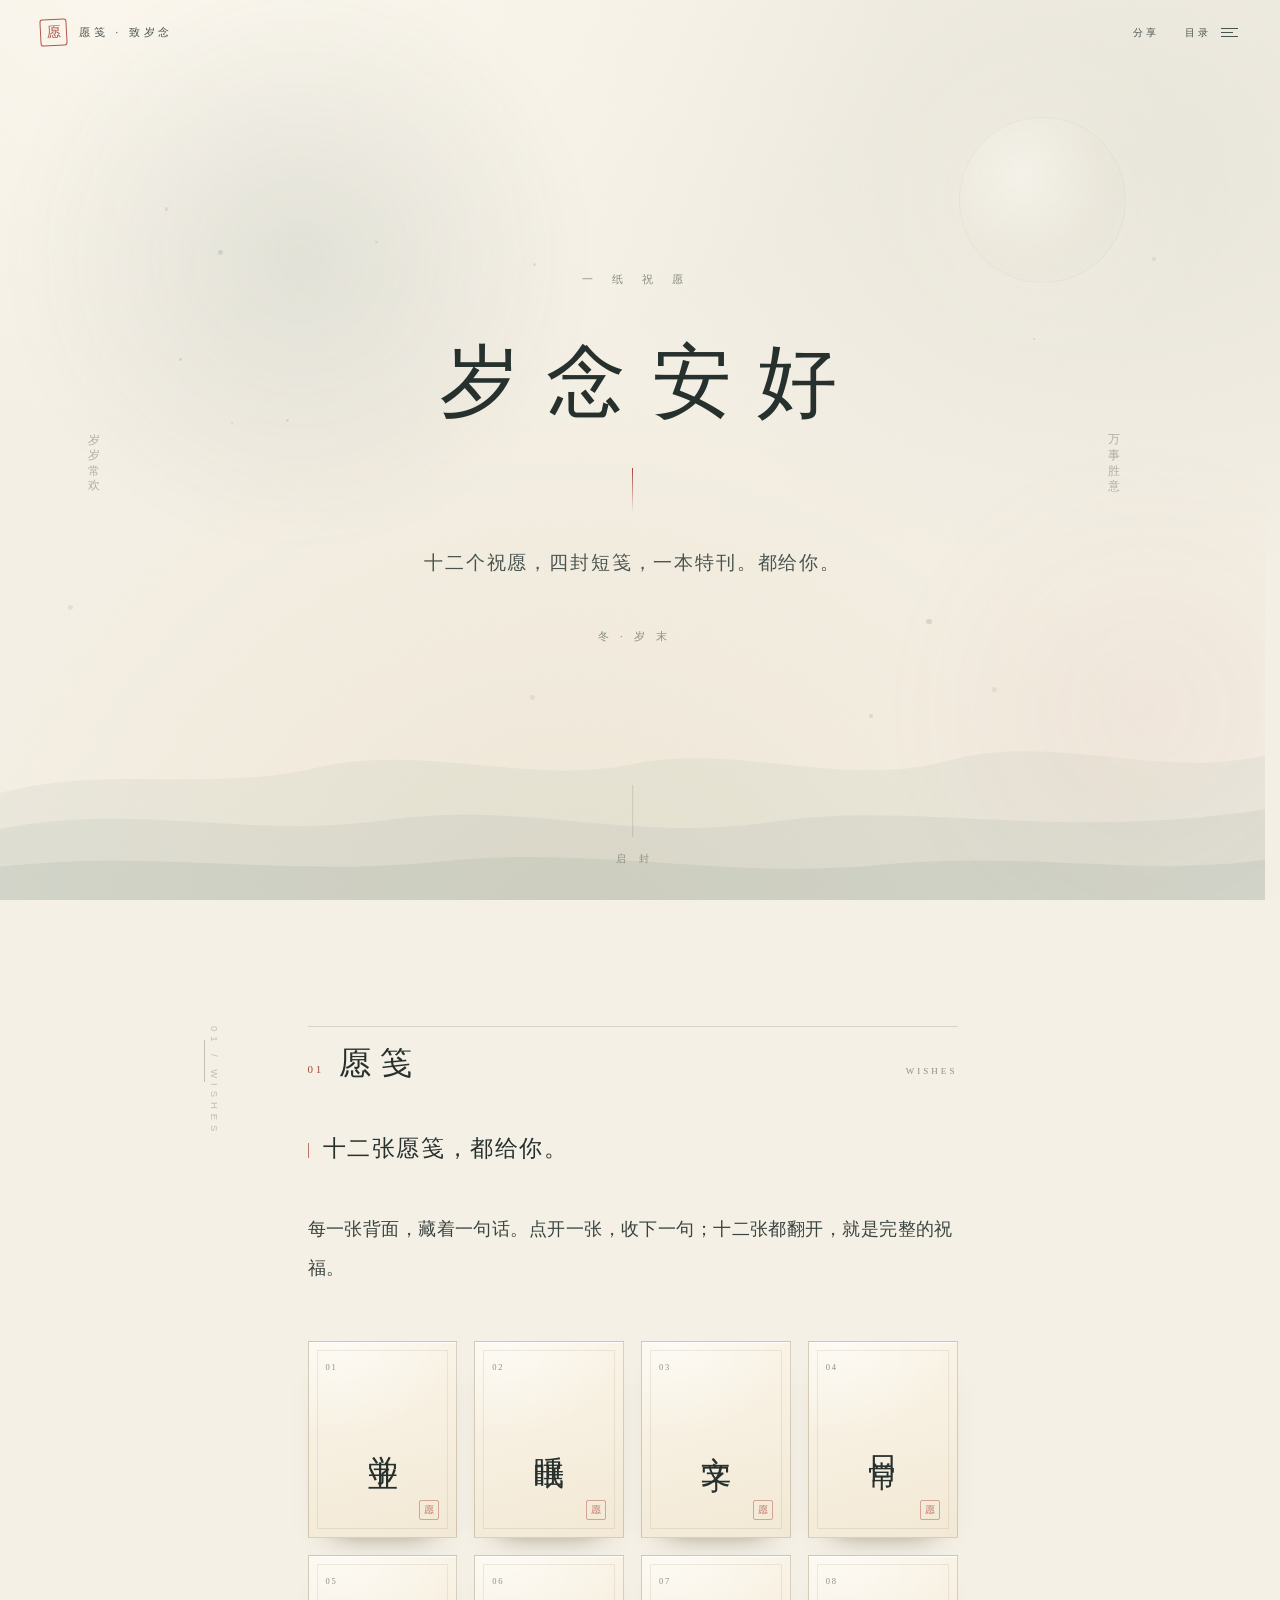
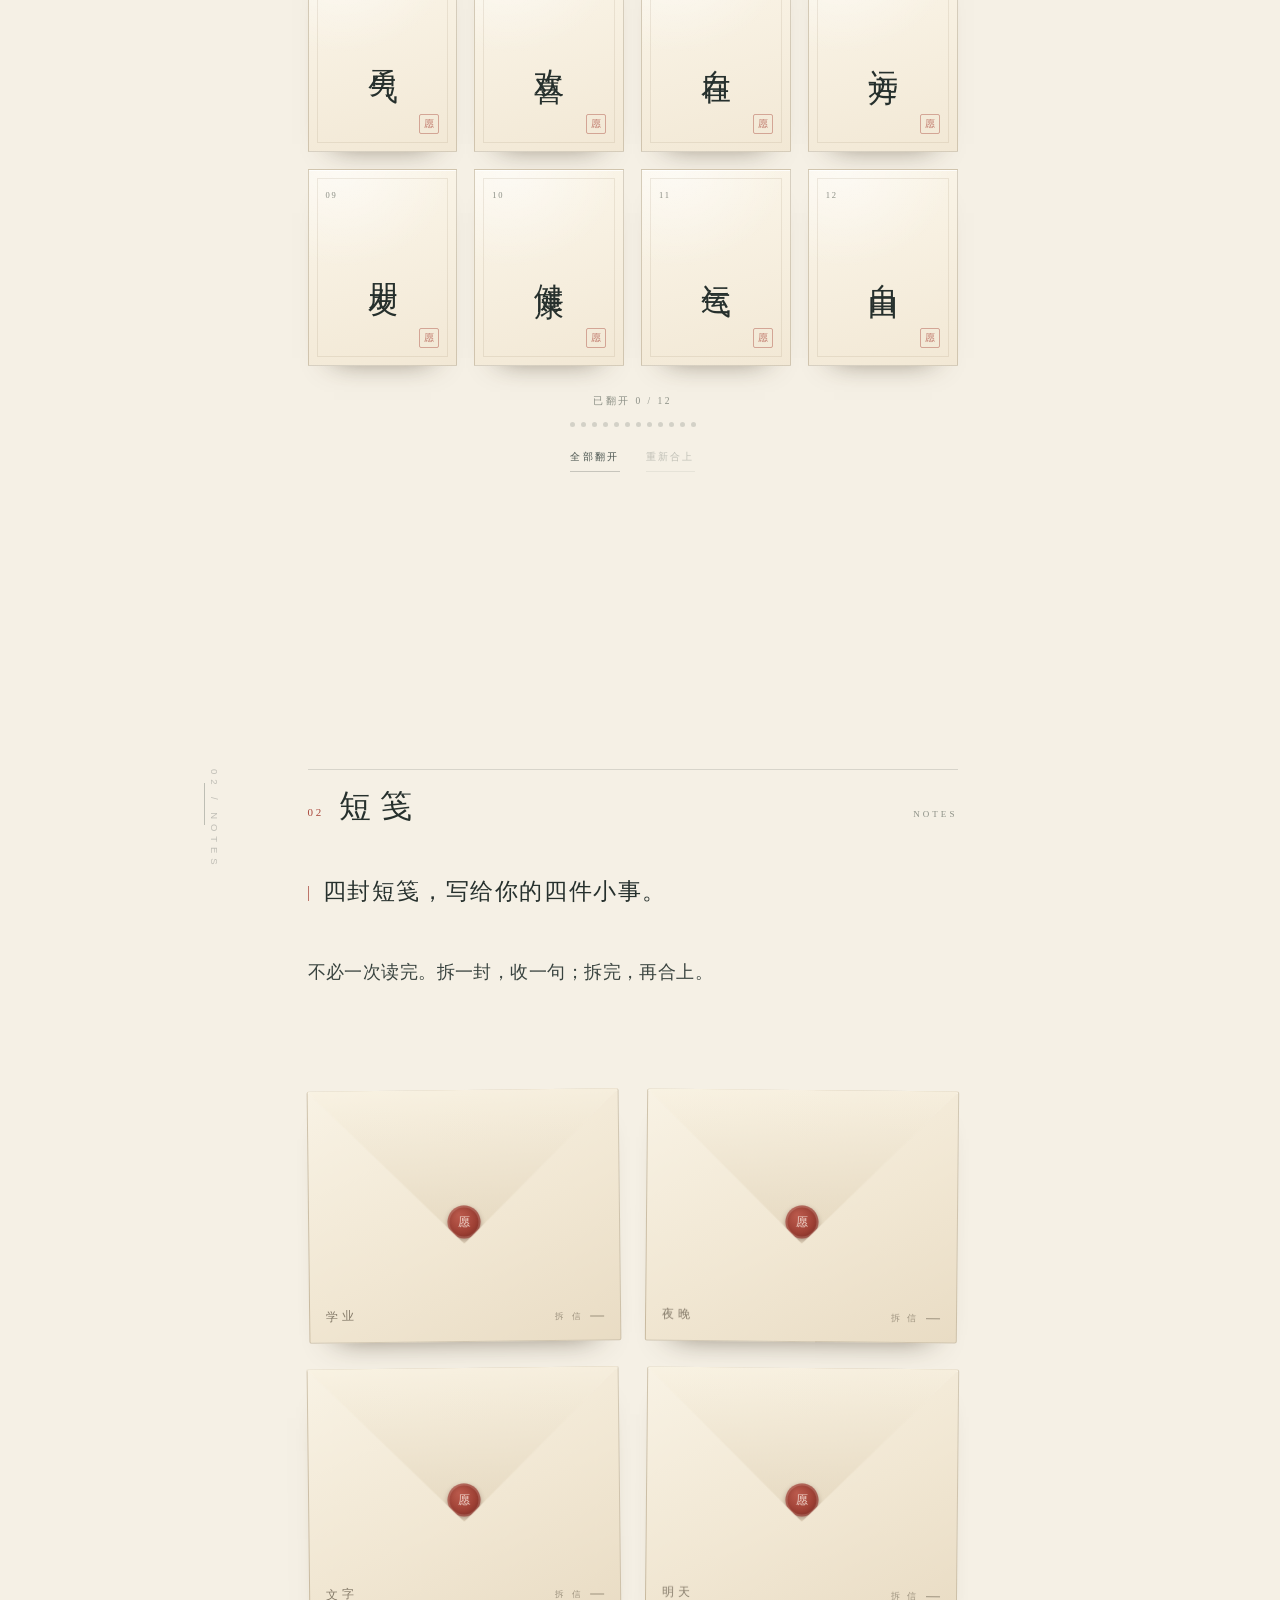
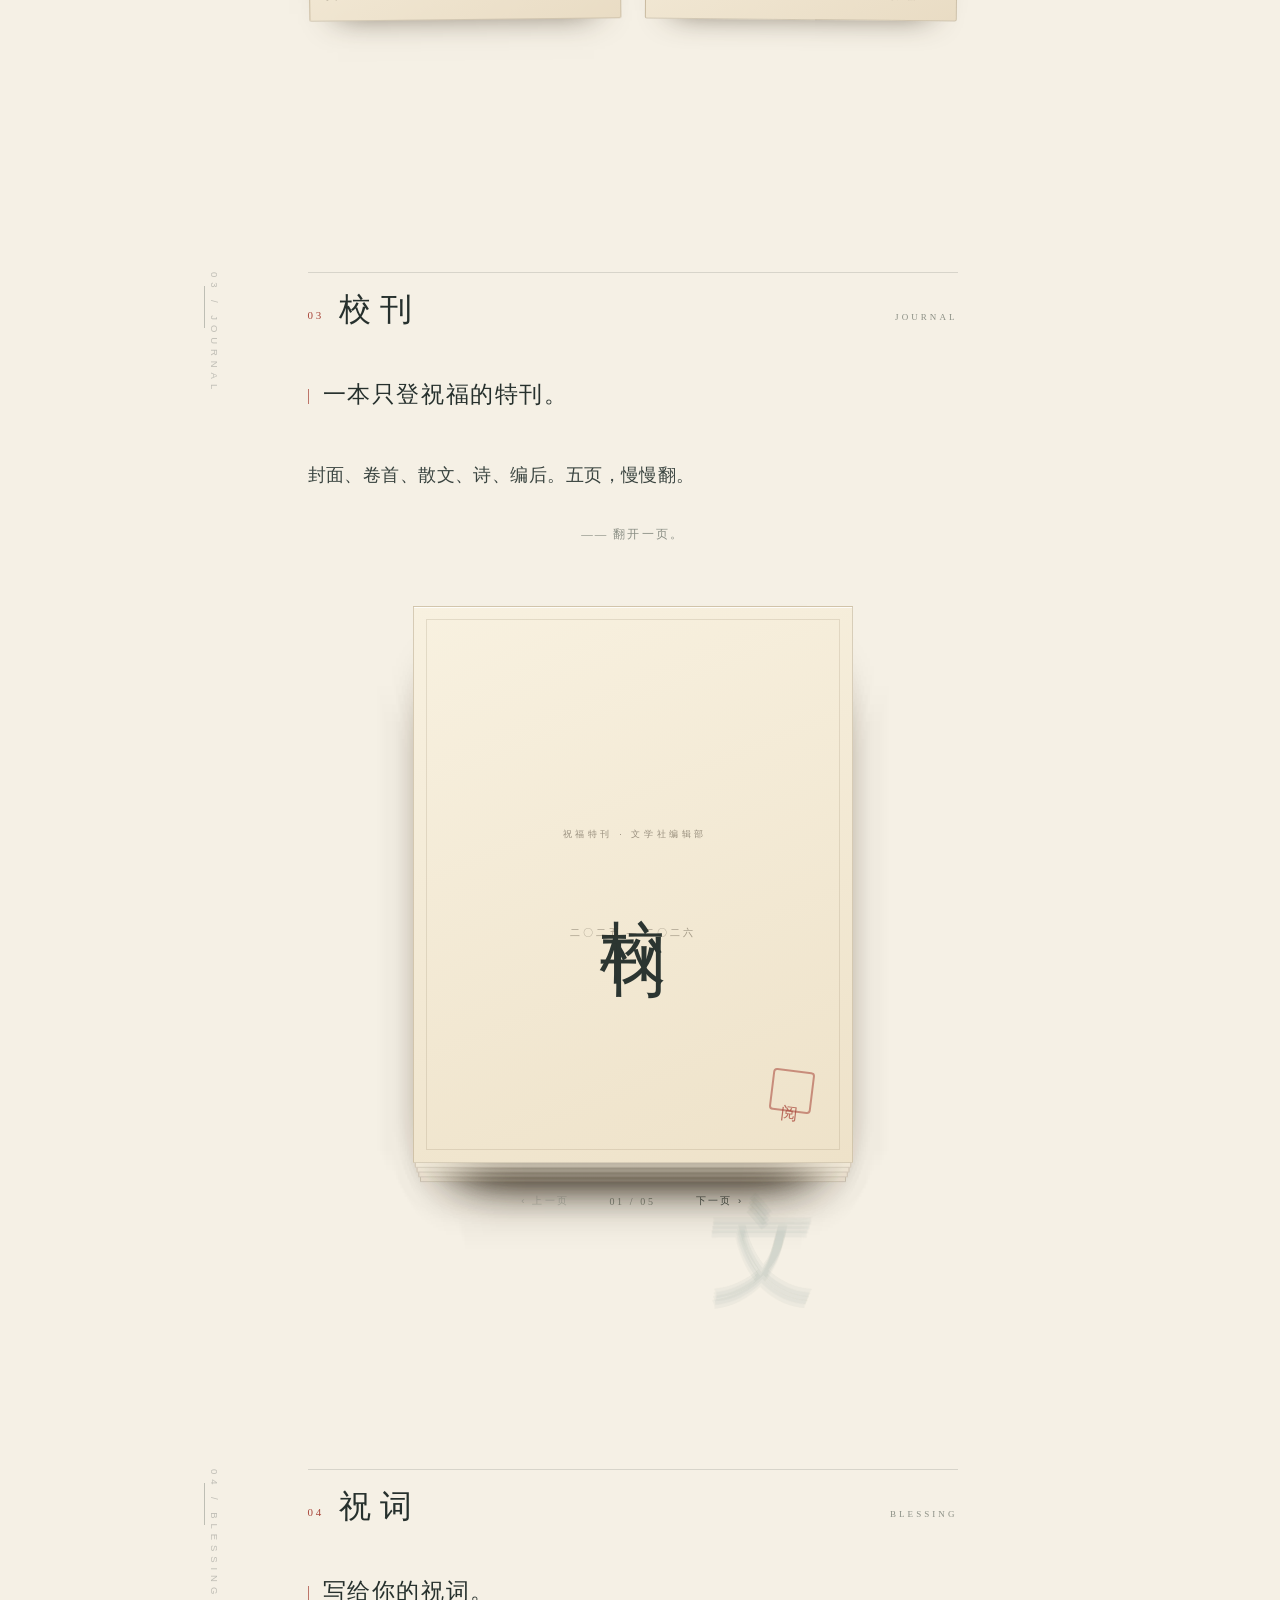
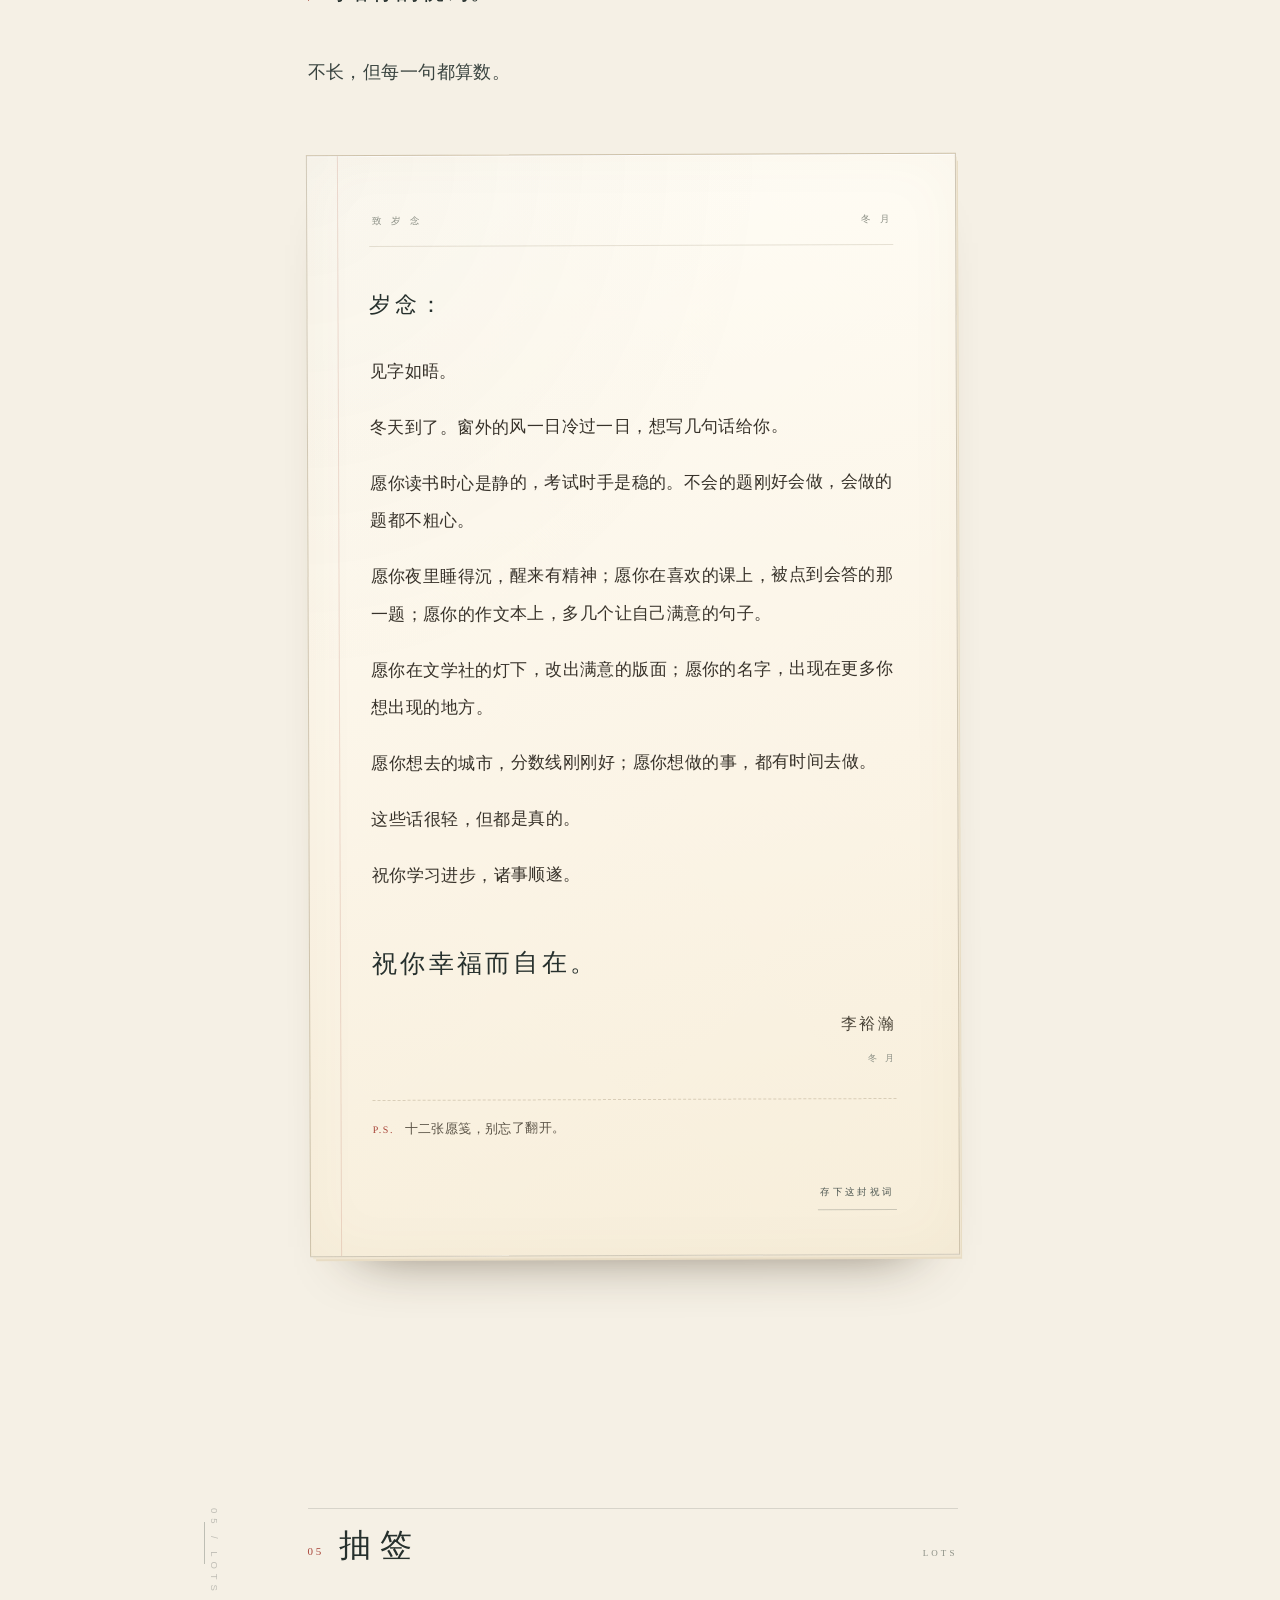
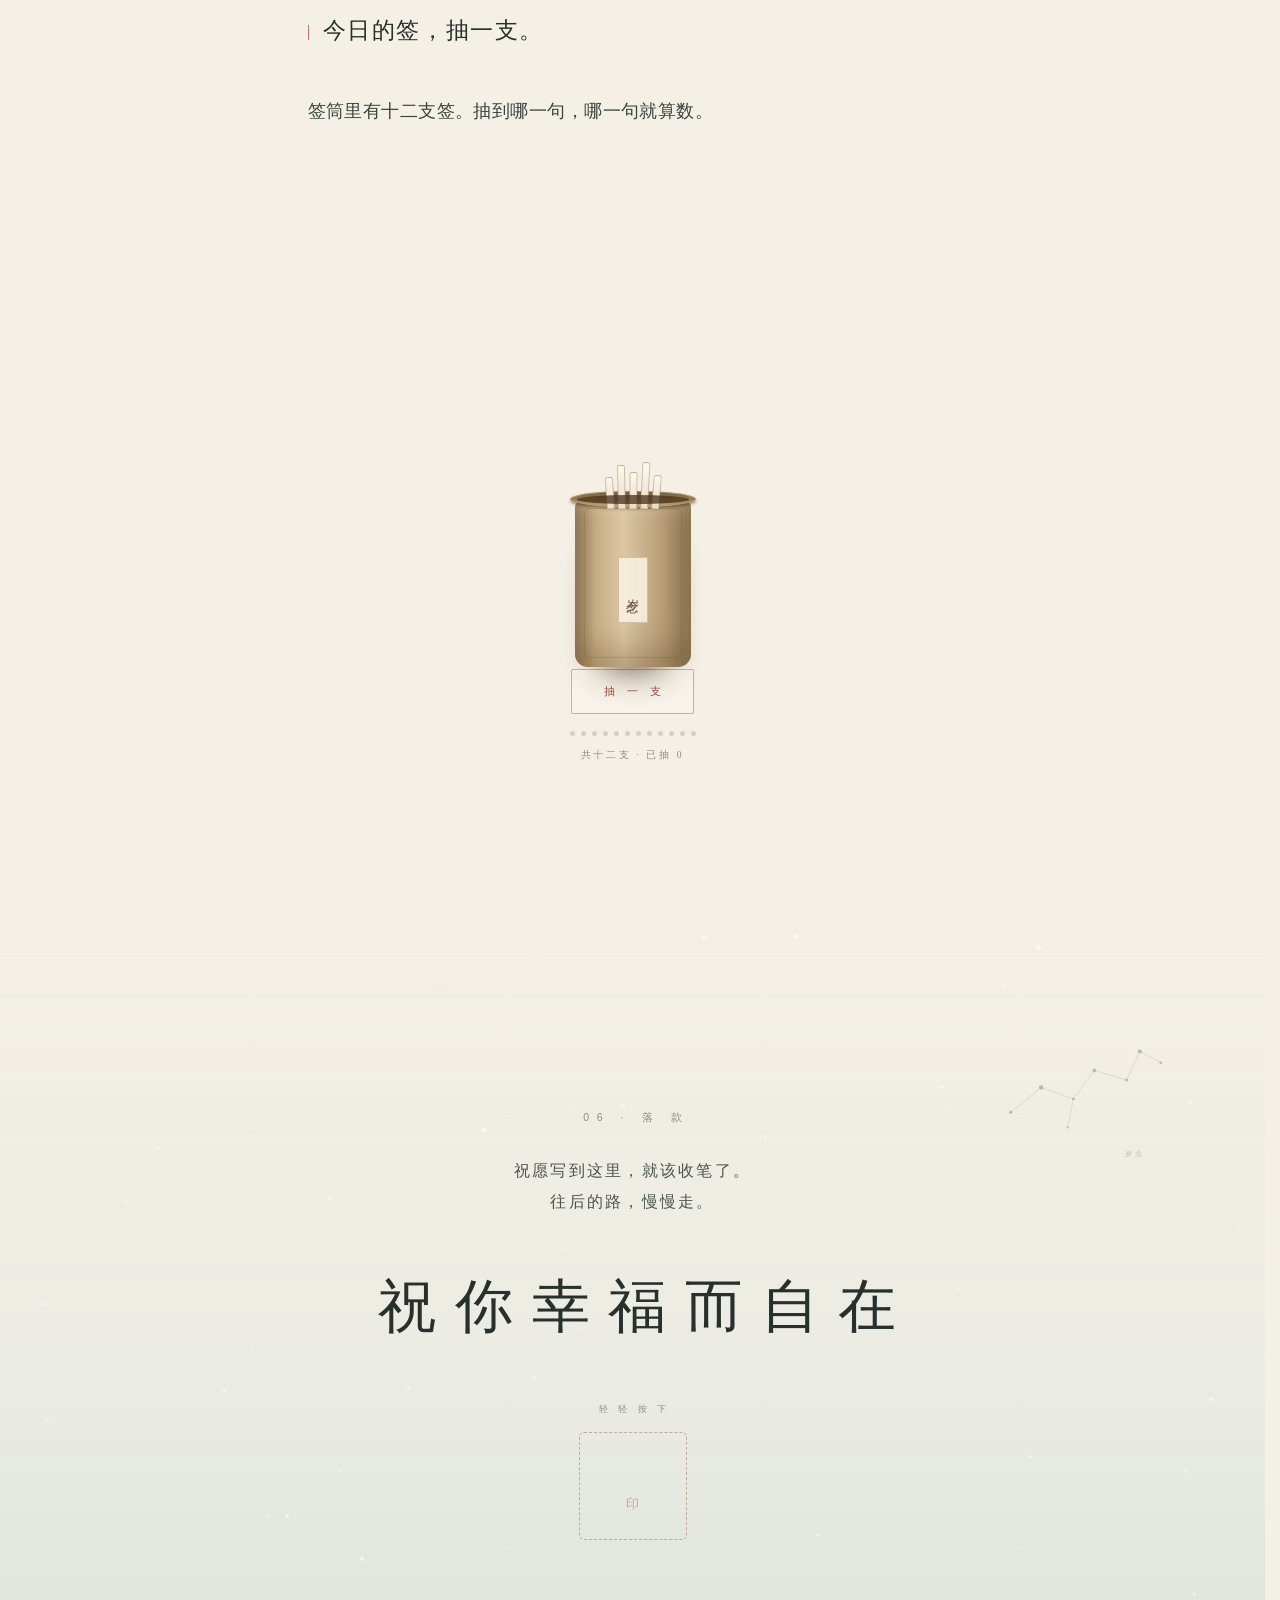
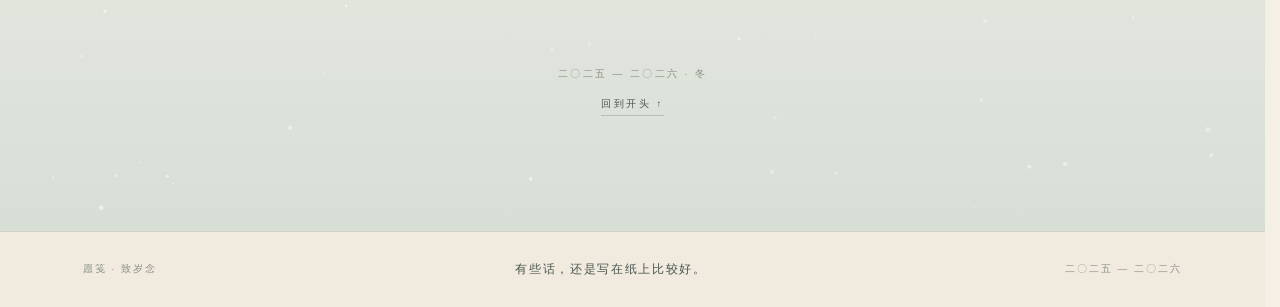
<file: index.html>
<!DOCTYPE html>
<html lang="zh-CN">
<head>
<meta charset="utf-8">
<meta name="viewport" content="width=device-width, initial-scale=1">
<title>愿笺 · 致岁念</title>
<meta name="description" content="十二个祝愿，四封短笺，一本祝福特刊。写给岁念：祝你学习进步，祝你幸福而自在。">
<meta property="og:title" content="愿笺 · 致岁念">
<meta property="og:description" content="十二个祝愿，四封短笺，一本特刊。都给你。">
<meta property="og:type" content="website">
<link rel="canonical" href="https://yuan-jian.netlify.app/">
<meta property="og:url" content="https://yuan-jian.netlify.app/">
<meta property="og:site_name" content="愿笺 · 致岁念">
<meta property="og:locale" content="zh_CN">
<meta property="og:image" content="https://yuan-jian.netlify.app/assets/og-cover.jpg">
<meta property="og:image:type" content="image/jpeg">
<meta property="og:image:width" content="1200">
<meta property="og:image:height" content="630">
<meta property="og:image:alt" content="愿笺 · 致岁念：祝你幸福而自在">
<meta name="twitter:card" content="summary_large_image">
<meta name="twitter:title" content="愿笺 · 致岁念">
<meta name="twitter:description" content="十二个祝愿，四封短笺，一本祝福特刊。都给你。">
<meta name="twitter:image" content="https://yuan-jian.netlify.app/assets/og-cover.jpg">
<link rel="image_src" href="https://yuan-jian.netlify.app/assets/og-cover.jpg">
<meta name="thumbnail" content="https://yuan-jian.netlify.app/assets/og-cover.jpg">
<meta itemprop="image" content="https://yuan-jian.netlify.app/assets/og-cover.jpg">
<meta name="robots" content="noindex, nofollow">
<meta name="theme-color" content="#f5f0e5">
<link rel="icon" href="data:image/svg+xml,%3Csvg xmlns='http://www.w3.org/2000/svg' viewBox='0 0 64 64'%3E%3Crect width='64' height='64' rx='6' fill='%23a8463a'/%3E%3Ctext x='32' y='44' font-family='KaiTi,serif' font-size='36' fill='%23f8eedd' text-anchor='middle'%3E%E6%84%BF%3C/text%3E%3C/svg%3E">
<link rel="stylesheet" href="assets/style.css">
<script>document.documentElement.classList.add('js');</script>
</head>
<body>

<a class="skip" href="#wishes">跳到正文</a>
<div class="grain" aria-hidden="true"></div>
<div class="progress" aria-hidden="true"><i id="progressBar"></i></div>

<header class="topbar" id="topbar">
  <a class="brand" href="#hero" aria-label="回到开头">
    <span class="brand__seal" aria-hidden="true">愿</span>
    <span class="brand__text">愿笺 · 致岁念</span>
  </a>
  <div class="topbar__actions">
    <button class="share-btn" id="shareBtn" type="button" aria-label="分享这个网站">分享</button>
    <button class="menu-btn" id="menuBtn" type="button" aria-expanded="false" aria-controls="index">
      目录
      <span class="menu-btn__lines" aria-hidden="true"></span>
    </button>
  </div>
</header>

<nav class="rail" id="rail" aria-label="章节导航">
  <a href="#hero" data-nav="hero"><span class="rail__label">序</span><i></i></a>
  <a href="#wishes" data-nav="wishes"><span class="rail__label">愿笺</span><i></i></a>
  <a href="#notes" data-nav="notes"><span class="rail__label">短笺</span><i></i></a>
  <a href="#journal" data-nav="journal"><span class="rail__label">校刊</span><i></i></a>
  <a href="#blessing" data-nav="blessing"><span class="rail__label">祝词</span><i></i></a>
  <a href="#lots" data-nav="lots"><span class="rail__label">抽签</span><i></i></a>
  <a href="#end" data-nav="end"><span class="rail__label">落款</span><i></i></a>
</nav>

<div class="index" id="index" role="dialog" aria-modal="true" aria-label="目录" aria-hidden="true">
  <button class="index__close" id="indexClose" type="button">关 闭</button>
  <div class="index__inner">
    <p class="index__kicker">目 录</p>
    <ol>
      <li><a href="#wishes"><span>01</span><strong>愿笺</strong><em>十二张</em></a></li>
      <li><a href="#notes"><span>02</span><strong>短笺</strong><em>四封</em></a></li>
      <li><a href="#journal"><span>03</span><strong>校刊</strong><em>祝福特刊</em></a></li>
      <li><a href="#blessing"><span>04</span><strong>祝词</strong><em>见字如晤</em></a></li>
      <li><a href="#lots"><span>05</span><strong>抽签</strong><em>今日签</em></a></li>
      <li><a href="#end"><span>06</span><strong>落款</strong><em>祝你自在</em></a></li>
    </ol>
  </div>
</div>

<main id="main">

  <!-- ============ 首屏 ============ -->
  <section class="hero" id="hero" data-section>
    <div class="hero__bg" id="heroBg" aria-hidden="true"></div>
    <div class="hero__moon" aria-hidden="true"></div>
    <div class="hero__motes" id="motes" aria-hidden="true"></div>

    <svg class="hero__mountains" viewBox="0 0 1440 420" preserveAspectRatio="none" aria-hidden="true">
      <path d="M0,300 C120,268 240,300 360,272 C480,244 600,292 720,268 C840,244 960,296 1080,264 C1200,232 1320,286 1440,258 L1440,420 L0,420 Z" fill="#3f5d56" opacity=".05"/>
      <path d="M0,340 C160,310 280,352 440,330 C600,308 720,356 880,332 C1040,308 1200,354 1440,318 L1440,420 L0,420 Z" fill="#3f5d56" opacity=".065"/>
      <path d="M0,382 C180,362 320,394 500,376 C680,358 820,396 1000,380 C1180,364 1300,394 1440,374 L1440,420 L0,420 Z" fill="#3f5d56" opacity=".075"/>
    </svg>

    <p class="hero__side hero__side--l" aria-hidden="true">岁 岁 常 欢</p>
    <p class="hero__side hero__side--r" aria-hidden="true">万 事 胜 意</p>

    <div class="hero__inner">
      <p class="hero__kicker">一 纸 祝 愿</p>
      <h1 class="hero__title" id="heroTitle">岁念安好</h1>
      <div class="hero__rule" aria-hidden="true"></div>
      <p class="hero__sub">十二个祝愿，四封短笺，一本特刊。都给你。</p>
      <p class="hero__meta">冬 · 岁 末</p>
    </div>

    <a class="hero__scroll" href="#wishes">
      <i aria-hidden="true"></i>
      <span>启 封</span>
    </a>
  </section>

  <!-- ============ 01 愿笺 ============ -->
  <section class="chapter" id="wishes" data-section>
    <div class="chapter__inner">
      <span class="chapter__side" aria-hidden="true">01 / WISHES</span>
      <header class="chapter__head reveal">
        <span class="chapter__no">01</span>
        <h2 class="chapter__title">愿笺</h2>
        <span class="chapter__en">Wishes</span>
      </header>

      <div class="prose reveal">
        <p class="lead">十二张愿笺，都给你。</p>
        <p>每一张背面，藏着一句话。点开一张，收下一句；十二张都翻开，就是完整的祝福。</p>
      </div>

      <div class="wish-grid reveal" id="wishGrid">
        <button class="wishcard" type="button" aria-pressed="false" aria-label="愿笺：学业。愿你笔下有光，卷上有分。" data-index="0" style="--i:0">
          <span class="wishcard__inner">
            <span class="wishcard__face wishcard__front" aria-hidden="true">
              <span class="wishcard__no">01</span>
              <span class="wishcard__theme">学业</span>
              <span class="wishcard__mark">愿</span>
            </span>
            <span class="wishcard__face wishcard__back" aria-hidden="true">
              <span class="wishcard__backTheme">学业</span>
              <span class="wishcard__text">愿你笔下有光，卷上有分。</span>
              <span class="wishcard__seal">愿</span>
            </span>
          </span>
        </button>

        <button class="wishcard" type="button" aria-pressed="false" aria-label="愿笺：睡眠。愿你夜里好眠，醒来有精神。" data-index="1" style="--i:1">
          <span class="wishcard__inner">
            <span class="wishcard__face wishcard__front" aria-hidden="true">
              <span class="wishcard__no">02</span>
              <span class="wishcard__theme">睡眠</span>
              <span class="wishcard__mark">愿</span>
            </span>
            <span class="wishcard__face wishcard__back" aria-hidden="true">
              <span class="wishcard__backTheme">睡眠</span>
              <span class="wishcard__text">愿你夜里好眠，醒来有精神。</span>
              <span class="wishcard__seal">愿</span>
            </span>
          </span>
        </button>

        <button class="wishcard" type="button" aria-pressed="false" aria-label="愿笺：文字。愿你想写的句子，都在纸上等你。" data-index="2" style="--i:2">
          <span class="wishcard__inner">
            <span class="wishcard__face wishcard__front" aria-hidden="true">
              <span class="wishcard__no">03</span>
              <span class="wishcard__theme">文字</span>
              <span class="wishcard__mark">愿</span>
            </span>
            <span class="wishcard__face wishcard__back" aria-hidden="true">
              <span class="wishcard__backTheme">文字</span>
              <span class="wishcard__text">愿你想写的句子，都在纸上等你。</span>
              <span class="wishcard__seal">愿</span>
            </span>
          </span>
        </button>

        <button class="wishcard" type="button" aria-pressed="false" aria-label="愿笺：日常。愿黑米粥甜一点，日子也甜一点。" data-index="3" style="--i:3">
          <span class="wishcard__inner">
            <span class="wishcard__face wishcard__front" aria-hidden="true">
              <span class="wishcard__no">04</span>
              <span class="wishcard__theme">日常</span>
              <span class="wishcard__mark">愿</span>
            </span>
            <span class="wishcard__face wishcard__back" aria-hidden="true">
              <span class="wishcard__backTheme">日常</span>
              <span class="wishcard__text">愿黑米粥甜一点，日子也甜一点。</span>
              <span class="wishcard__seal">愿</span>
            </span>
          </span>
        </button>

        <button class="wishcard" type="button" aria-pressed="false" aria-label="愿笺：勇气。愿你遇事不慌，心里有底。" data-index="4" style="--i:4">
          <span class="wishcard__inner">
            <span class="wishcard__face wishcard__front" aria-hidden="true">
              <span class="wishcard__no">05</span>
              <span class="wishcard__theme">勇气</span>
              <span class="wishcard__mark">愿</span>
            </span>
            <span class="wishcard__face wishcard__back" aria-hidden="true">
              <span class="wishcard__backTheme">勇气</span>
              <span class="wishcard__text">愿你遇事不慌，心里有底。</span>
              <span class="wishcard__seal">愿</span>
            </span>
          </span>
        </button>

        <button class="wishcard" type="button" aria-pressed="false" aria-label="愿笺：欢喜。愿你有小事可乐，不必等大喜。" data-index="5" style="--i:5">
          <span class="wishcard__inner">
            <span class="wishcard__face wishcard__front" aria-hidden="true">
              <span class="wishcard__no">06</span>
              <span class="wishcard__theme">欢喜</span>
              <span class="wishcard__mark">愿</span>
            </span>
            <span class="wishcard__face wishcard__back" aria-hidden="true">
              <span class="wishcard__backTheme">欢喜</span>
              <span class="wishcard__text">愿你有小事可乐，不必等大喜。</span>
              <span class="wishcard__seal">愿</span>
            </span>
          </span>
        </button>

        <button class="wishcard" type="button" aria-pressed="false" aria-label="愿笺：自在。愿你不必讨好谁，也被人善待。" data-index="6" style="--i:6">
          <span class="wishcard__inner">
            <span class="wishcard__face wishcard__front" aria-hidden="true">
              <span class="wishcard__no">07</span>
              <span class="wishcard__theme">自在</span>
              <span class="wishcard__mark">愿</span>
            </span>
            <span class="wishcard__face wishcard__back" aria-hidden="true">
              <span class="wishcard__backTheme">自在</span>
              <span class="wishcard__text">愿你不必讨好谁，也被人善待。</span>
              <span class="wishcard__seal">愿</span>
            </span>
          </span>
        </button>

        <button class="wishcard" type="button" aria-pressed="false" aria-label="愿笺：远方。愿你想去的城市，分数线刚刚好。" data-index="7" style="--i:7">
          <span class="wishcard__inner">
            <span class="wishcard__face wishcard__front" aria-hidden="true">
              <span class="wishcard__no">08</span>
              <span class="wishcard__theme">远方</span>
              <span class="wishcard__mark">愿</span>
            </span>
            <span class="wishcard__face wishcard__back" aria-hidden="true">
              <span class="wishcard__backTheme">远方</span>
              <span class="wishcard__text">愿你想去的城市，分数线刚刚好。</span>
              <span class="wishcard__seal">愿</span>
            </span>
          </span>
        </button>

        <button class="wishcard" type="button" aria-pressed="false" aria-label="愿笺：朋友。愿你在人群里，总有一两个说得上话的人。" data-index="8" style="--i:8">
          <span class="wishcard__inner">
            <span class="wishcard__face wishcard__front" aria-hidden="true">
              <span class="wishcard__no">09</span>
              <span class="wishcard__theme">朋友</span>
              <span class="wishcard__mark">愿</span>
            </span>
            <span class="wishcard__face wishcard__back" aria-hidden="true">
              <span class="wishcard__backTheme">朋友</span>
              <span class="wishcard__text">愿你在人群里，总有一两个说得上话的人。</span>
              <span class="wishcard__seal">愿</span>
            </span>
          </span>
        </button>

        <button class="wishcard" type="button" aria-pressed="false" aria-label="愿笺：健康。愿你少熬一点夜，多晒一点太阳。" data-index="9" style="--i:9">
          <span class="wishcard__inner">
            <span class="wishcard__face wishcard__front" aria-hidden="true">
              <span class="wishcard__no">10</span>
              <span class="wishcard__theme">健康</span>
              <span class="wishcard__mark">愿</span>
            </span>
            <span class="wishcard__face wishcard__back" aria-hidden="true">
              <span class="wishcard__backTheme">健康</span>
              <span class="wishcard__text">愿你少熬一点夜，多晒一点太阳。</span>
              <span class="wishcard__seal">愿</span>
            </span>
          </span>
        </button>

        <button class="wishcard" type="button" aria-pressed="false" aria-label="愿笺：运气。愿你的努力被看见，心愿有回响。" data-index="10" style="--i:10">
          <span class="wishcard__inner">
            <span class="wishcard__face wishcard__front" aria-hidden="true">
              <span class="wishcard__no">11</span>
              <span class="wishcard__theme">运气</span>
              <span class="wishcard__mark">愿</span>
            </span>
            <span class="wishcard__face wishcard__back" aria-hidden="true">
              <span class="wishcard__backTheme">运气</span>
              <span class="wishcard__text">愿你的努力被看见，心愿有回响。</span>
              <span class="wishcard__seal">愿</span>
            </span>
          </span>
        </button>

        <button class="wishcard" type="button" aria-pressed="false" aria-label="愿笺：自由。愿你心里有风，脚下有路。" data-index="11" style="--i:11">
          <span class="wishcard__inner">
            <span class="wishcard__face wishcard__front" aria-hidden="true">
              <span class="wishcard__no">12</span>
              <span class="wishcard__theme">自由</span>
              <span class="wishcard__mark">愿</span>
            </span>
            <span class="wishcard__face wishcard__back" aria-hidden="true">
              <span class="wishcard__backTheme">自由</span>
              <span class="wishcard__text">愿你心里有风，脚下有路。</span>
              <span class="wishcard__seal">愿</span>
            </span>
          </span>
        </button>
      </div>

      <div class="wish-meta reveal" style="--delay:.1s">
        <span class="wish-count" id="wishCount">已翻开 0 / 12</span>
        <span class="wish-dots" id="wishDots" aria-hidden="true"></span>
        <div class="wish-actions">
          <button class="wish-btn" id="flipAll" type="button">全部翻开</button>
          <button class="wish-btn" id="flipReset" type="button" disabled>重新合上</button>
        </div>
      </div>
      <p class="wish-done" id="wishDone">十二愿，都给你。愿它们都应验。</p>
    </div>
  </section>

  <!-- ============ 02 短笺 ============ -->
  <section class="chapter" id="notes" data-section>
    <div class="chapter__inner">
      <span class="chapter__side" aria-hidden="true">02 / NOTES</span>
      <header class="chapter__head reveal">
        <span class="chapter__no">02</span>
        <h2 class="chapter__title">短笺</h2>
        <span class="chapter__en">Notes</span>
      </header>

      <div class="prose reveal">
        <p class="lead">四封短笺，写给你的四件小事。</p>
        <p>不必一次读完。拆一封，收一句；拆完，再合上。</p>
      </div>

      <p class="letters__hint reveal">—— 拆开一封，取一句祝福。</p>

      <div class="envelopes">
        <article class="env reveal" data-env>
          <div class="env__body">
            <div class="env__letter" id="env-letter-1">
              <span class="env__letterDate">一愿</span>
              <p>愿你笔下有光，卷上有分。不会的题刚好会做，会做的题都不粗心。</p>
              <span class="env__letterSign">学业</span>
            </div>
          </div>
          <div class="env__flap" aria-hidden="true"><span class="env__wax">愿</span></div>
          <div class="env__front" aria-hidden="true"><span class="env__date">学业</span><span class="env__hint">拆 信</span></div>
          <button class="env__hit" type="button" aria-expanded="false" aria-controls="env-letter-1"><span class="sr-only">展开学业的短笺</span></button>
        </article>

        <article class="env reveal" data-env style="--delay:.08s">
          <div class="env__body">
            <div class="env__letter" id="env-letter-2">
              <span class="env__letterDate">二愿</span>
              <p>愿你夜里睡得沉，醒来有精神。少熬一点夜，多晒一点太阳。</p>
              <span class="env__letterSign">夜晚</span>
            </div>
          </div>
          <div class="env__flap" aria-hidden="true"><span class="env__wax">愿</span></div>
          <div class="env__front" aria-hidden="true"><span class="env__date">夜晚</span><span class="env__hint">拆 信</span></div>
          <button class="env__hit" type="button" aria-expanded="false" aria-controls="env-letter-2"><span class="sr-only">展开夜晚的短笺</span></button>
        </article>

        <article class="env reveal" data-env style="--delay:.16s">
          <div class="env__body">
            <div class="env__letter" id="env-letter-3">
              <span class="env__letterDate">三愿</span>
              <p>愿你想写的句子，都在纸上等你。改版面的时候，一次就过。</p>
              <span class="env__letterSign">文字</span>
            </div>
          </div>
          <div class="env__flap" aria-hidden="true"><span class="env__wax">愿</span></div>
          <div class="env__front" aria-hidden="true"><span class="env__date">文字</span><span class="env__hint">拆 信</span></div>
          <button class="env__hit" type="button" aria-expanded="false" aria-controls="env-letter-3"><span class="sr-only">展开文字的短笺</span></button>
        </article>

        <article class="env reveal" data-env style="--delay:.24s">
          <div class="env__body">
            <div class="env__letter" id="env-letter-4">
              <span class="env__letterDate">四愿</span>
              <p>愿你想去的城市，分数线刚刚好。想做的事，都有时间去做。</p>
              <span class="env__letterSign">明天</span>
            </div>
          </div>
          <div class="env__flap" aria-hidden="true"><span class="env__wax">愿</span></div>
          <div class="env__front" aria-hidden="true"><span class="env__date">明天</span><span class="env__hint">拆 信</span></div>
          <button class="env__hit" type="button" aria-expanded="false" aria-controls="env-letter-4"><span class="sr-only">展开明天的短笺</span></button>
        </article>
      </div>
    </div>
  </section>

  <!-- ============ 03 校刊 ============ -->
  <section class="chapter" id="journal" data-section>
    <div class="chapter__inner">
      <span class="chapter__side" aria-hidden="true">03 / JOURNAL</span>
      <header class="chapter__head reveal">
        <span class="chapter__no">03</span>
        <h2 class="chapter__title">校刊</h2>
        <span class="chapter__en">Journal</span>
      </header>

      <div class="prose reveal">
        <p class="lead">一本只登祝福的特刊。</p>
        <p>封面、卷首、散文、诗、编后。五页，慢慢翻。</p>
      </div>

      <p class="journal__hint reveal">—— 翻开一页。</p>

      <div class="journal reveal" id="journalBox">
        <div class="journal__stage" id="journalStage" tabindex="0" role="group" aria-label="祝福特刊，共五页，点击翻页">
          <article class="jpage jpage--cover" aria-hidden="false">
            <span class="jpage__coverKicker">祝福特刊 · 文学社编辑部</span>
            <div class="jpage__coverTitle">校刊</div>
            <span class="jpage__coverMeta">二〇二五 — 二〇二六</span>
            <span class="jpage__seal" aria-hidden="true">阅</span>
          </article>

          <article class="jpage" aria-hidden="true">
            <span class="jpage__mark" aria-hidden="true">文</span>
            <span class="jpage__kicker">校刊 · 卷首</span>
            <h3 class="jpage__title">写在前面</h3>
            <div class="jpage__body">
              <p>这一期不登新闻，不登评论，只登一件小事：祝岁念，一切都好。</p>
              <p>愿这五页纸，能替冬天说几句暖话。</p>
              <p class="jpage__sign">—— 编辑部</p>
            </div>
            <div class="jpage__foot"><span>文学社</span><span>02 / 05</span></div>
          </article>

          <article class="jpage" aria-hidden="true">
            <span class="jpage__mark" aria-hidden="true">文</span>
            <span class="jpage__kicker">校刊 · 散文</span>
            <h3 class="jpage__title">冬天很长</h3>
            <div class="jpage__body">
              <p>冬天很长，但春天总会来。愿你在等春天的日子里，有热汤，有暖灯，有一本想读的书，有一个可以说话的人。</p>
              <p>也愿你，成为自己的春天。</p>
            </div>
            <div class="jpage__foot"><span>文学社</span><span>03 / 05</span></div>
          </article>

          <article class="jpage" aria-hidden="true">
            <span class="jpage__mark" aria-hidden="true">文</span>
            <span class="jpage__kicker">校刊 · 诗</span>
            <h3 class="jpage__title">愿</h3>
            <div class="jpage__body">
              <p class="jpage__poem">愿你有一扇朝南的窗，<br>有一盏不灭的灯，<br>有一两个说得上话的人，<br>有一件想起来就笑的事。</p>
            </div>
            <div class="jpage__foot"><span>文学社</span><span>04 / 05</span></div>
          </article>

          <article class="jpage" aria-hidden="true">
            <span class="jpage__mark" aria-hidden="true">文</span>
            <span class="jpage__kicker">校刊 · 编后</span>
            <h3 class="jpage__title">编后</h3>
            <div class="jpage__body">
              <p>本期编辑：所有想祝你顺利的人。</p>
              <p>校对：冬天。　发行：风。</p>
              <p class="jpage__sign">下一期，等你来写。</p>
            </div>
            <div class="jpage__foot"><span>文学社</span><span>05 / 05</span></div>
          </article>
        </div>

        <div class="journal__ctrl">
          <button class="jbtn" id="jPrev" type="button" aria-label="上一页">‹ 上一页</button>
          <span class="jcount" id="jCount" aria-live="polite">01 / 05</span>
          <button class="jbtn" id="jNext" type="button" aria-label="下一页">下一页 ›</button>
        </div>
      </div>
    </div>
  </section>

  <!-- ============ 04 祝词 ============ -->
  <section class="chapter" id="blessing" data-section>
    <div class="chapter__inner">
      <span class="chapter__side" aria-hidden="true">04 / BLESSING</span>
      <header class="chapter__head reveal">
        <span class="chapter__no">04</span>
        <h2 class="chapter__title">祝词</h2>
        <span class="chapter__en">Blessing</span>
      </header>

      <div class="prose reveal">
        <p class="lead">写给你的祝词。</p>
        <p>不长，但每一句都算数。</p>
      </div>

      <article class="letter reveal" aria-label="写给岁念的祝词">
        <div class="letter__meta">
          <span>致 岁 念</span>
          <span>冬 月</span>
        </div>

        <div class="letter__body">
          <p class="letter__salut">岁念：</p>
          <p>见字如晤。</p>

          <p>冬天到了。窗外的风一日冷过一日，想写几句话给你。</p>

          <p>愿你读书时心是静的，考试时手是稳的。不会的题刚好会做，会做的题都不粗心。</p>

          <p>愿你夜里睡得沉，醒来有精神；愿你在喜欢的课上，被点到会答的那一题；愿你的作文本上，多几个让自己满意的句子。</p>

          <p>愿你在文学社的灯下，改出满意的版面；愿你的名字，出现在更多你想出现的地方。</p>

          <p>愿你想去的城市，分数线刚刚好；愿你想做的事，都有时间去做。</p>

          <p>这些话很轻，但都是真的。</p>

          <p>祝你学习进步，诸事顺遂。</p>

          <p class="letter__wish">祝你幸福而自在。</p>

          <p class="letter__name">李裕瀚<br><span>冬 月</span></p>

          <p class="letter__ps"><span class="letter__psTag">P.S.</span> 十二张愿笺，别忘了翻开。</p>
        </div>

        <div class="letter__tools">
          <button class="printBtn" id="printBtn" type="button">存下这封祝词</button>
        </div>
      </article>
    </div>
  </section>

  <!-- ============ 05 抽签 ============ -->
  <section class="chapter" id="lots" data-section>
    <div class="chapter__inner">
      <span class="chapter__side" aria-hidden="true">05 / LOTS</span>
      <header class="chapter__head reveal">
        <span class="chapter__no">05</span>
        <h2 class="chapter__title">抽签</h2>
        <span class="chapter__en">Lots</span>
      </header>

      <div class="prose reveal">
        <p class="lead">今日的签，抽一支。</p>
        <p>签筒里有十二支签。抽到哪一句，哪一句就算数。</p>
      </div>

      <div class="draw reveal">
        <div class="draw__stage">
          <div class="tube" id="tube" aria-hidden="true">
            <div class="tube__body"></div>
            <div class="tube__slips"><i></i><i></i><i></i><i></i><i></i></div>
            <div class="tube__rim"></div>
            <div class="tube__mouth"></div>
            <div class="tube__label">岁念</div>
          </div>

          <div class="slip" id="slip" aria-hidden="true">
            <div class="slip__paper">
              <span class="slip__text" id="slipText"></span>
            </div>
            <span class="slip__seal">愿</span>
          </div>
        </div>

        <button class="draw__btn" id="drawBtn" type="button">抽 一 支</button>

        <div class="draw__meta">
          <div class="draw__dots" id="drawDots" aria-hidden="true"></div>
          <span class="draw__count" id="drawCount">共十二支 · 已抽 0</span>
        </div>
        <p class="draw__done" id="drawDone">十二支，都抽完了。愿它们都应验。</p>
        <p class="sr-only" id="drawLive" role="status" aria-live="polite"></p>

        <noscript><p class="draw__done is-visible">抽签需要开启 JavaScript。那些祝愿，也都写在祝词里了。</p></noscript>
      </div>
    </div>
  </section>

  <!-- ============ 06 落款 ============ -->
  <section class="end" id="end" data-section>
    <div class="end__bg" aria-hidden="true"></div>
    <canvas class="end__snow" id="snow" aria-hidden="true"></canvas>

    <svg class="end__constellation" viewBox="0 0 200 170" aria-hidden="true">
      <g stroke="#3f5d56" stroke-width=".7" opacity=".6" fill="none">
        <path d="M26 96 L58 70 L92 82 L114 52 L148 62 L162 32 L184 44"/>
        <path d="M92 82 L86 112"/>
      </g>
      <g fill="#3f5d56">
        <circle cx="26" cy="96" r="1.7"/><circle cx="58" cy="70" r="2.3"/>
        <circle cx="92" cy="82" r="1.5"/><circle cx="114" cy="52" r="2"/>
        <circle cx="148" cy="62" r="1.6"/><circle cx="162" cy="32" r="2.2"/>
        <circle cx="184" cy="44" r="1.5"/><circle cx="86" cy="112" r="1.2"/>
      </g>
      <text x="146" y="142" font-family="KaiTi, serif" font-size="7" letter-spacing="3.5" fill="#3f5d56">岁念</text>
    </svg>

    <div class="end__inner">
      <p class="end__kicker">06 · 落 款</p>
      <p class="end__note">祝愿写到这里，就该收笔了。<br>往后的路，慢慢走。</p>

      <h2 class="end__bless" id="endBless">祝你幸福而自在</h2>

      <div class="end__stamp">
        <p class="end__hint" id="sealHint">轻 轻 按 下</p>

        <button class="sealBtn" id="sealBtn" type="button" aria-pressed="false" aria-label="按下印章，完成落款">
          <span class="sealBtn__box" aria-hidden="true"></span>
          <span class="sealBtn__ring" aria-hidden="true"></span>
          <span class="sealBtn__seal">
            <svg viewBox="0 0 120 120" aria-hidden="true">
              <defs>
                <filter id="rough" x="-25%" y="-25%" width="150%" height="150%">
                  <feTurbulence type="fractalNoise" baseFrequency=".045" numOctaves="4" seed="9" result="noise"/>
                  <feDisplacementMap in="SourceGraphic" in2="noise" scale="3.2" xChannelSelector="R" yChannelSelector="G"/>
                </filter>
                <radialGradient id="sealInk" cx="32%" cy="24%" r="82%">
                  <stop offset="0" stop-color="#c26456"/>
                  <stop offset=".55" stop-color="#a8463a"/>
                  <stop offset="1" stop-color="#86312a"/>
                </radialGradient>
              </defs>
              <g filter="url(#rough)">
                <rect x="5" y="5" width="110" height="110" rx="4" fill="url(#sealInk)"/>
                <rect x="11" y="11" width="98" height="98" rx="2" fill="none" stroke="#f8eedd" stroke-width="2" opacity=".5"/>
                <text x="60" y="48" text-anchor="middle" font-family="KaiTi,STKaiti,serif" font-size="31" fill="#f8eedd">岁</text>
                <text x="60" y="83" text-anchor="middle" font-family="KaiTi,STKaiti,serif" font-size="31" fill="#f8eedd">念</text>
              </g>
            </svg>
          </span>
        </button>

        <div class="end__sign" aria-live="polite">
          <span class="end__name">李裕瀚</span>
          <span class="end__dot" aria-hidden="true"></span>
          <span class="end__date">冬 月</span>
        </div>
      </div>

      <div class="end__foot">
        <span>二〇二五 — 二〇二六 · 冬</span>
        <a class="end__back" href="#hero">回到开头 ↑</a>
      </div>
    </div>
  </section>

</main>

<footer class="footer">
  <div class="footer__inner">
    <span>愿笺 · 致岁念</span>
    <span class="footer__note">有些话，还是写在纸上比较好。</span>
    <span>二〇二五 — 二〇二六</span>
  </div>
</footer>

<div class="toast" id="toast" role="status" aria-live="polite"></div>

<div class="share-guide" id="shareGuide" role="dialog" aria-modal="true" aria-label="分享提示" aria-hidden="true">
  <div class="share-guide__arrow" aria-hidden="true">↗</div>
  <div class="share-guide__card">
    <p class="share-guide__title">点右上角的 <strong>···</strong></p>
    <p class="share-guide__text">选择「分享给朋友」，这样发出去才有封面卡片。</p>
    <button class="share-guide__close" id="shareGuideClose" type="button">知道了</button>
  </div>
</div>

<script src="assets/main.js"></script>
</body>
</html>
</file>
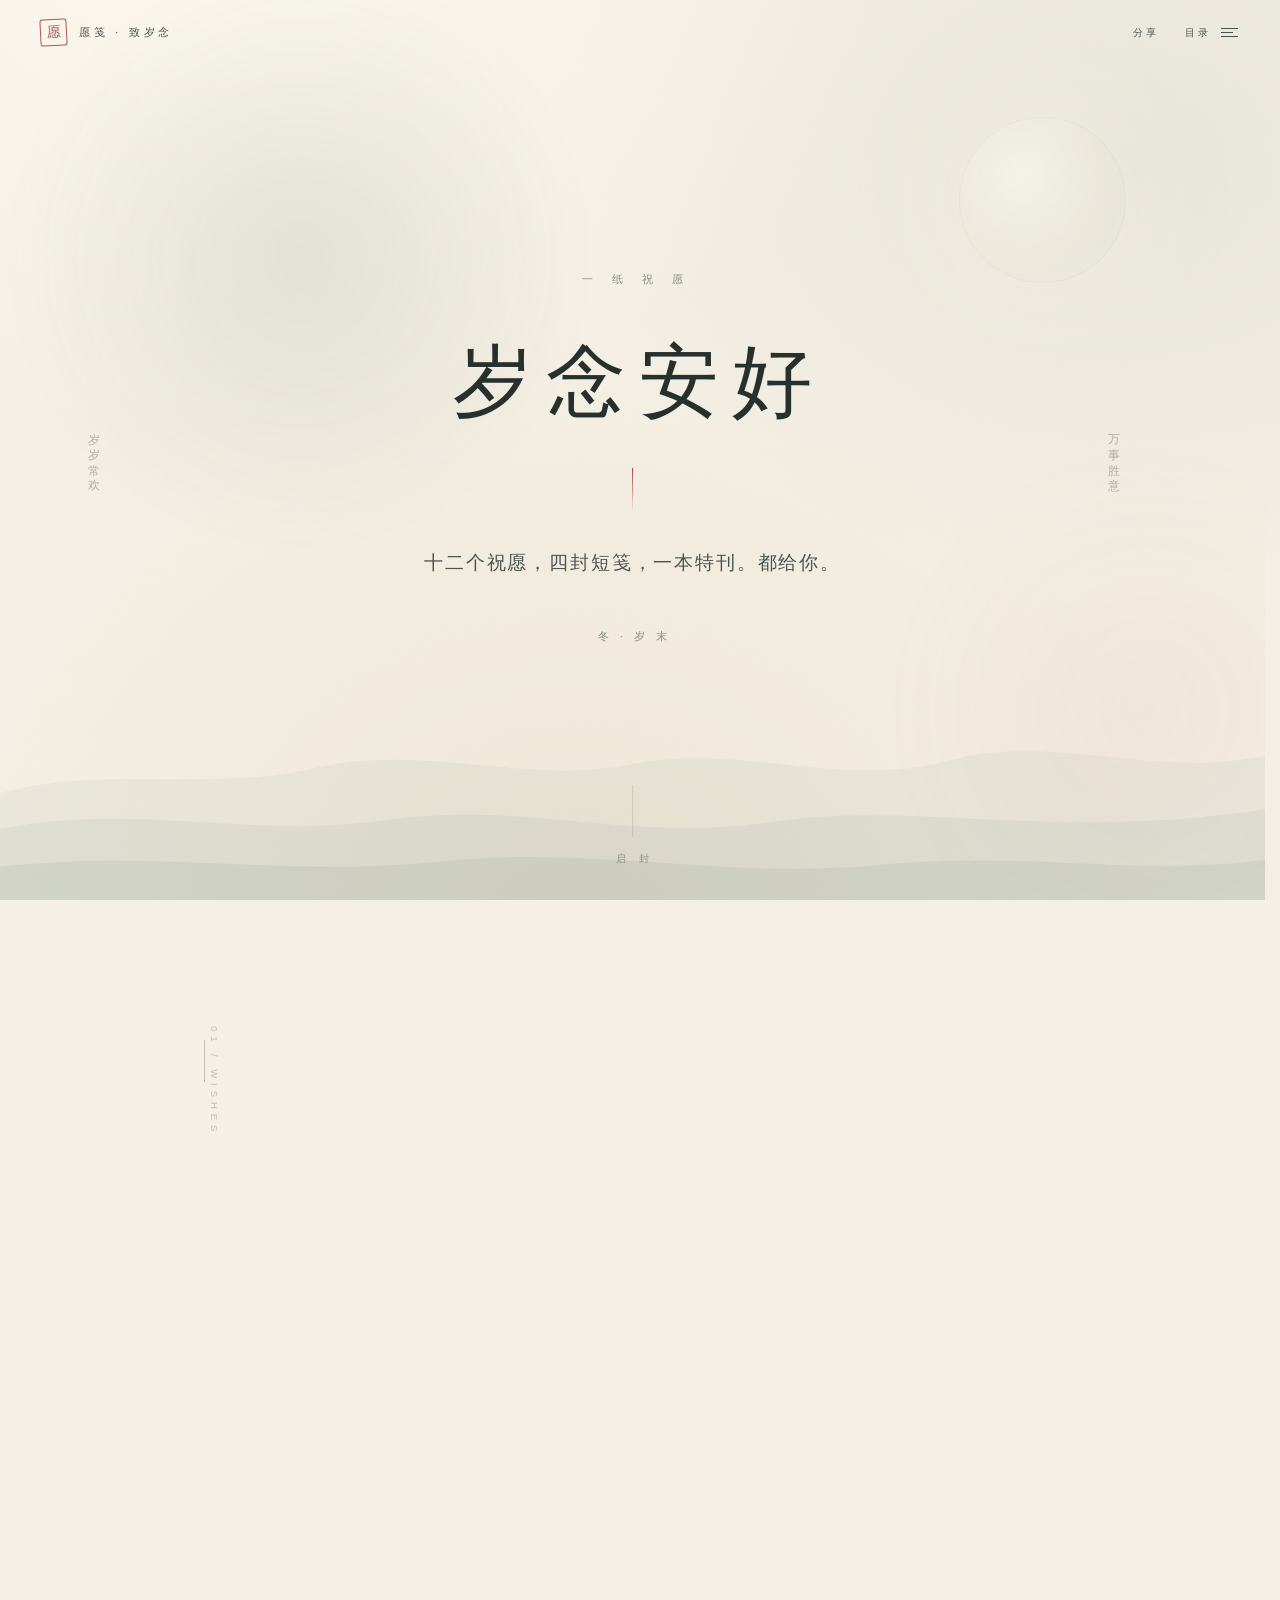
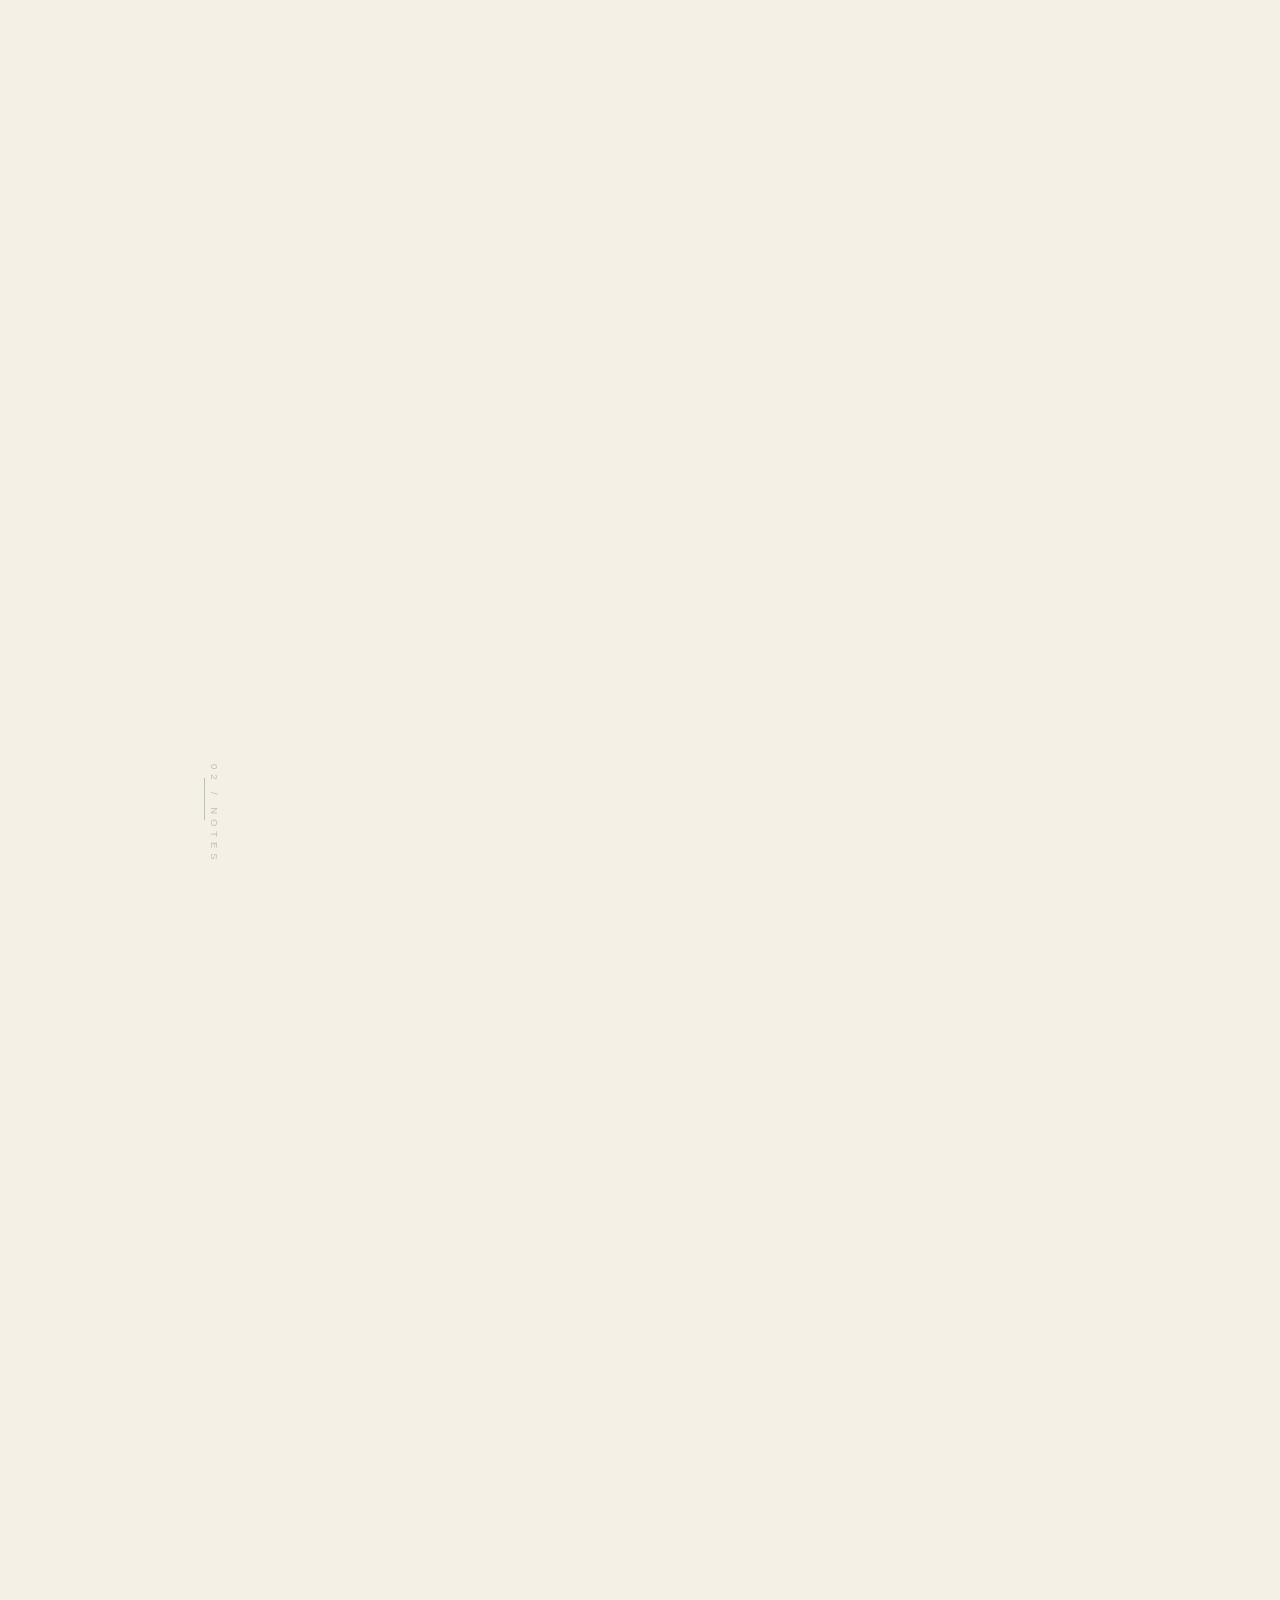
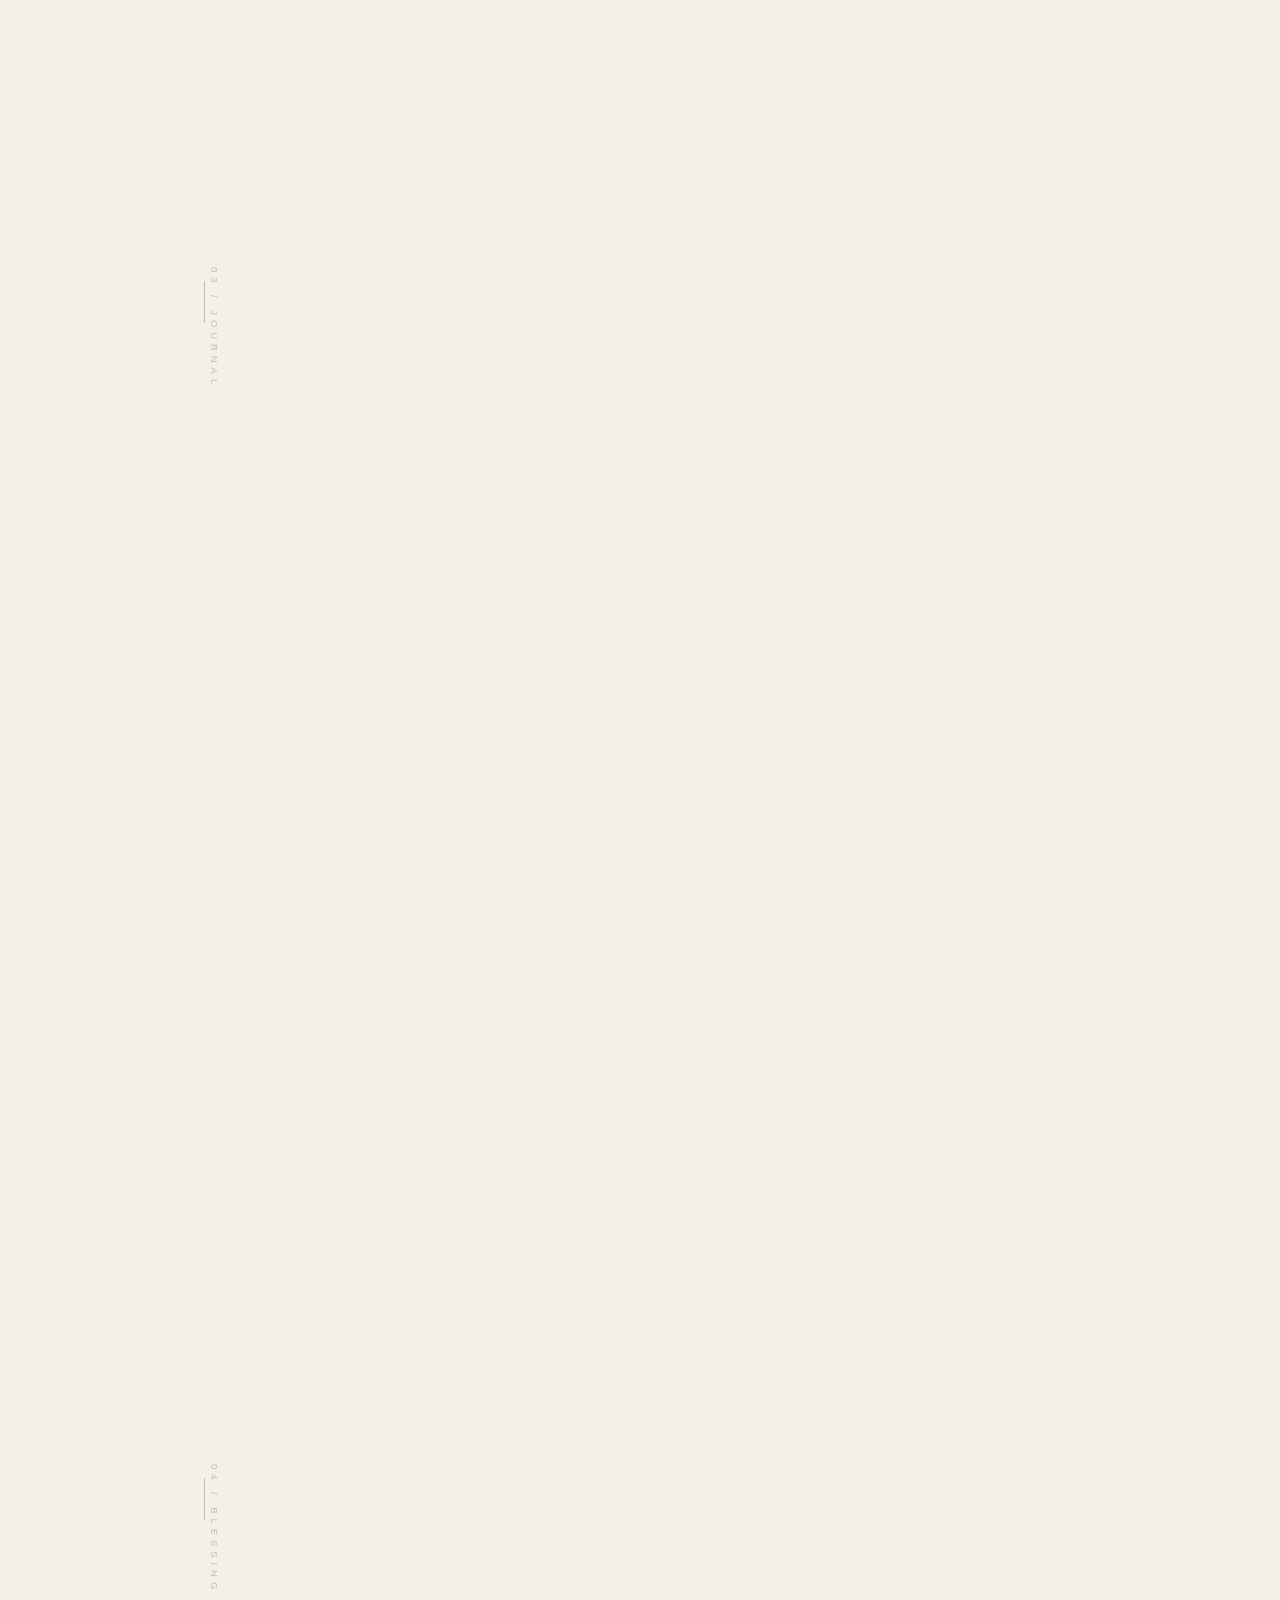
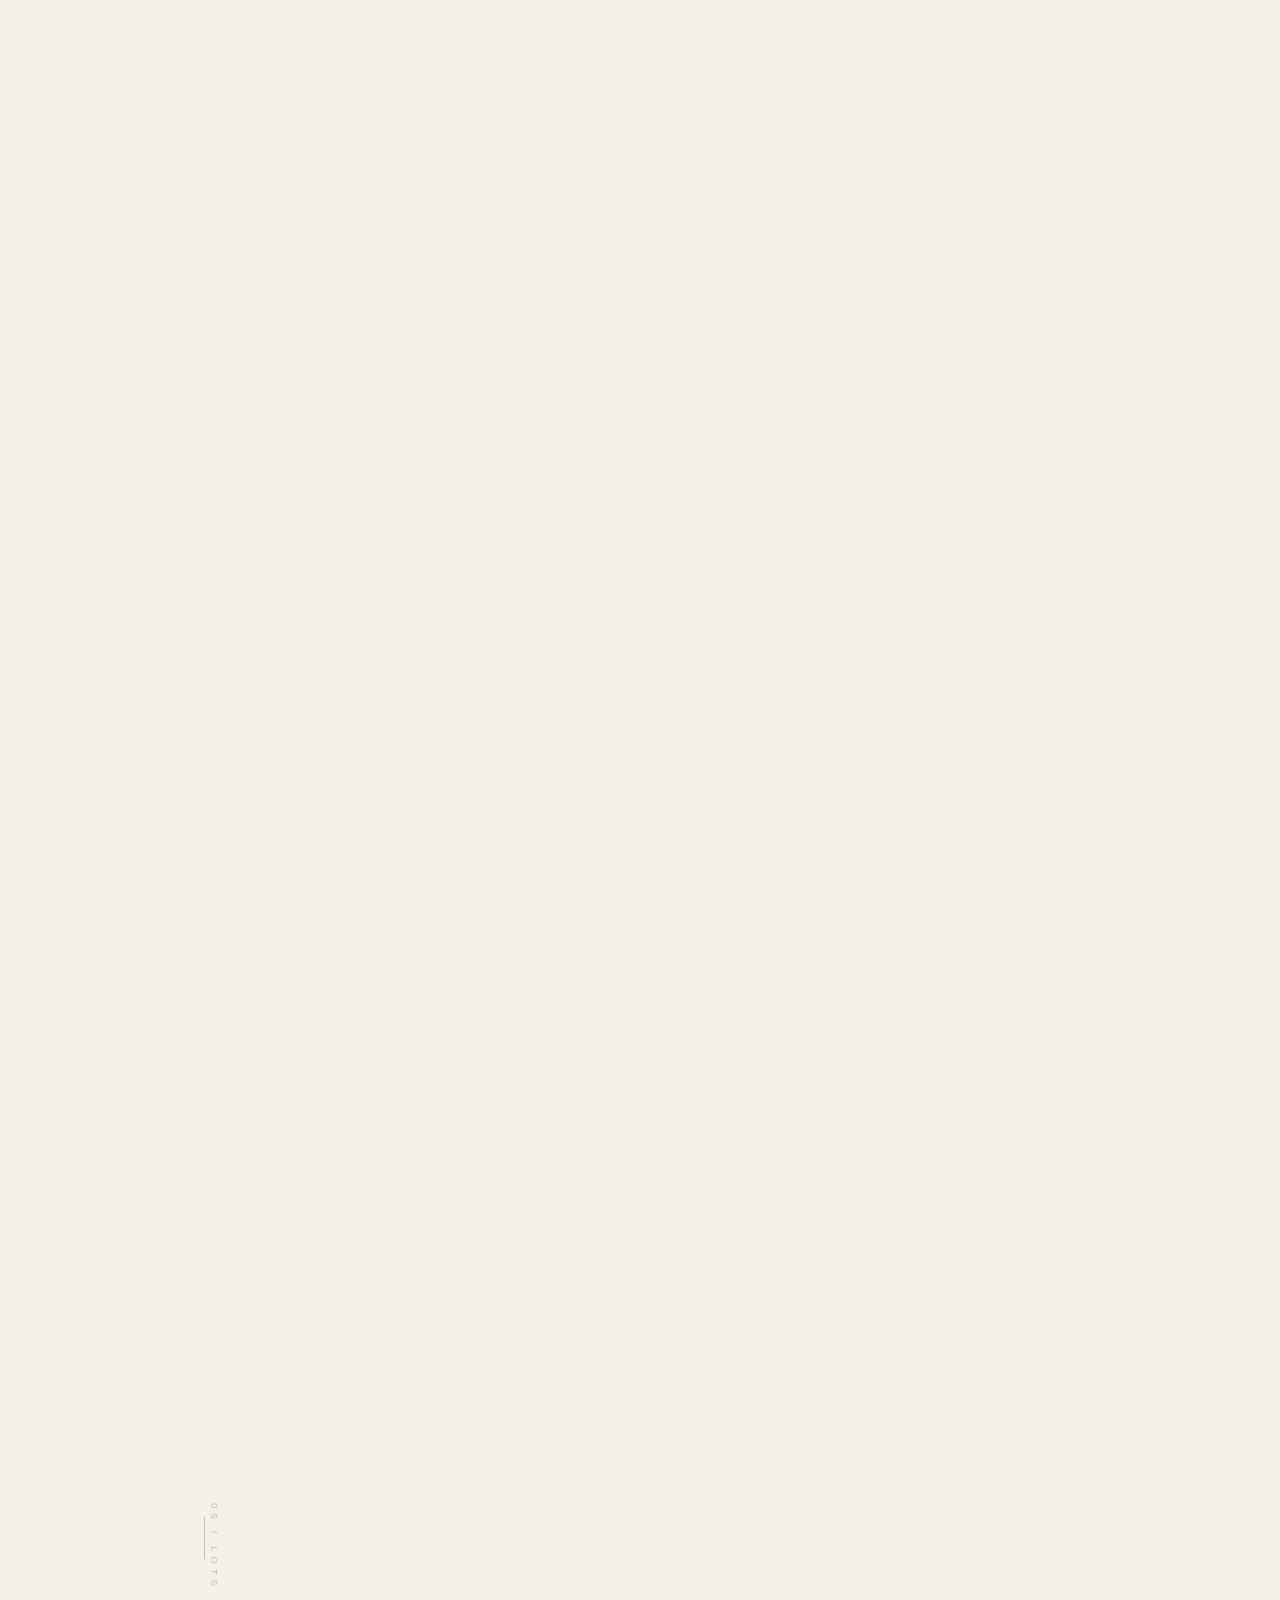
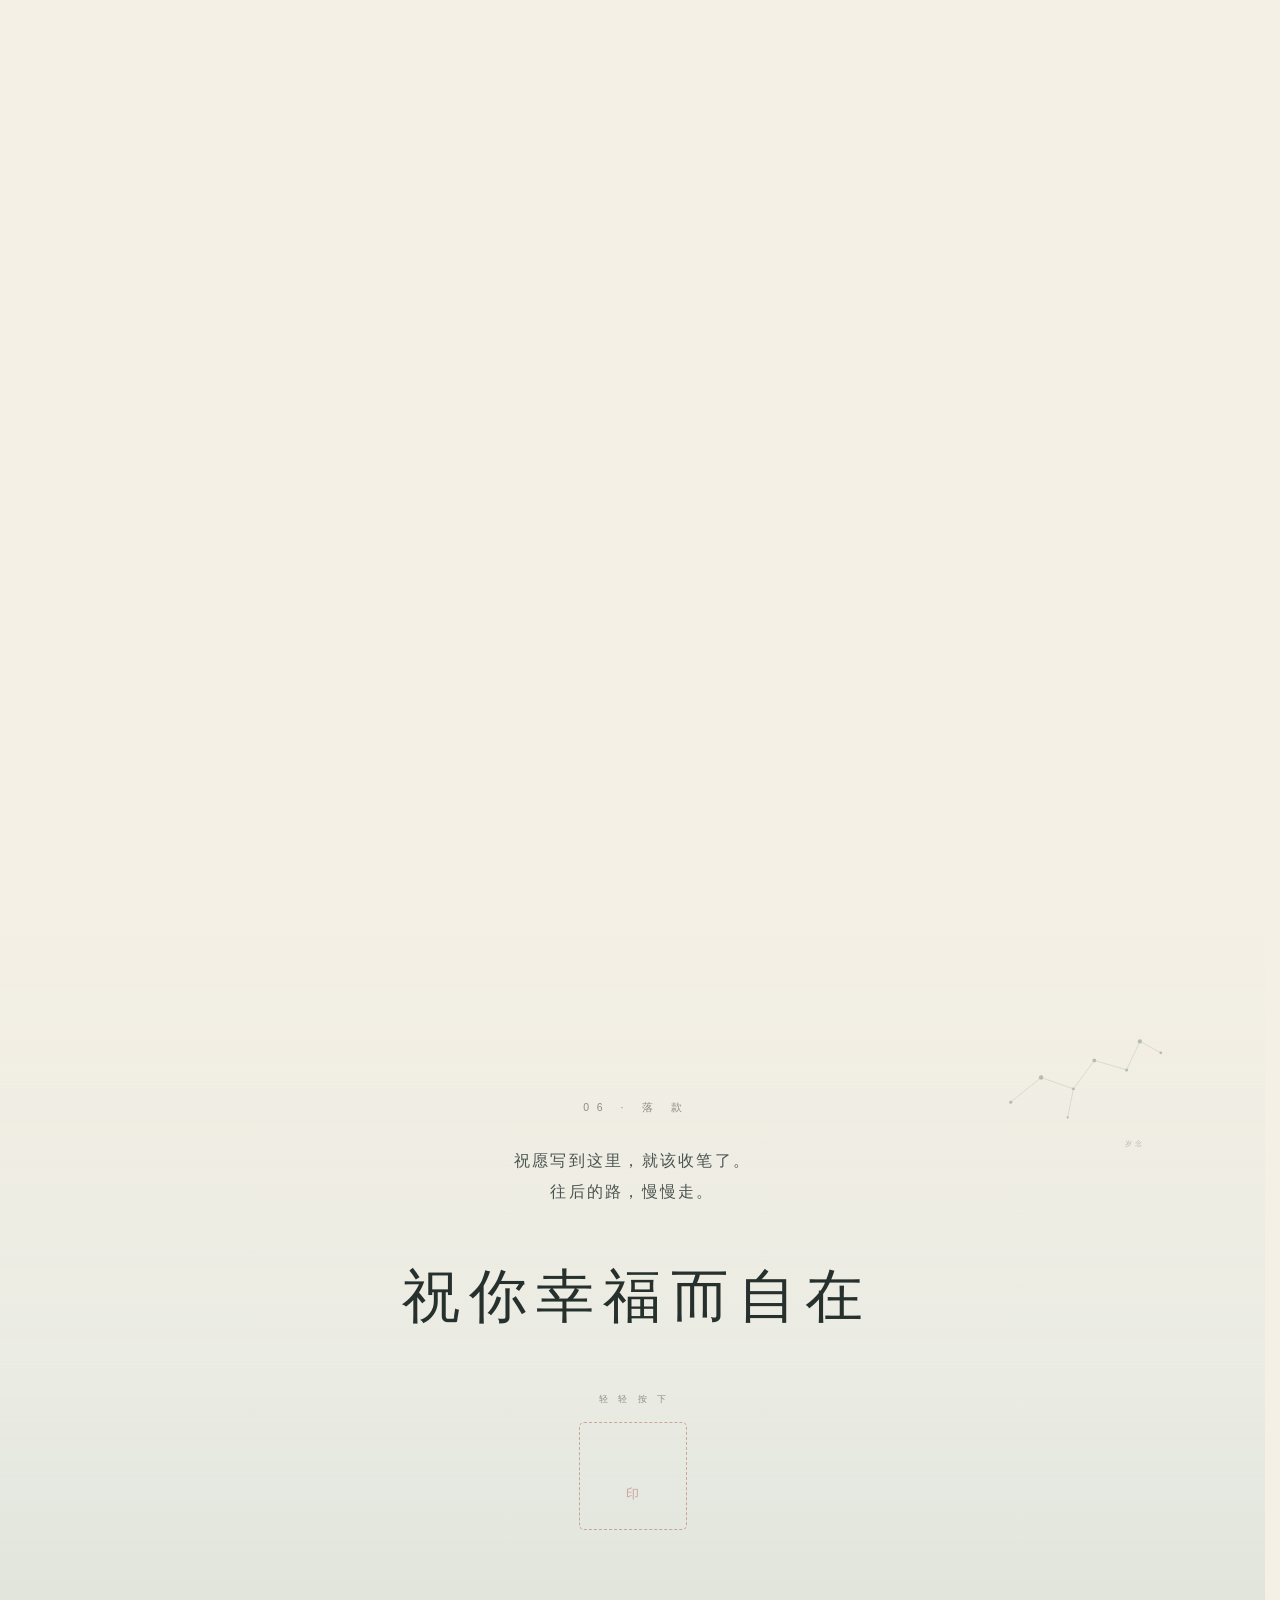
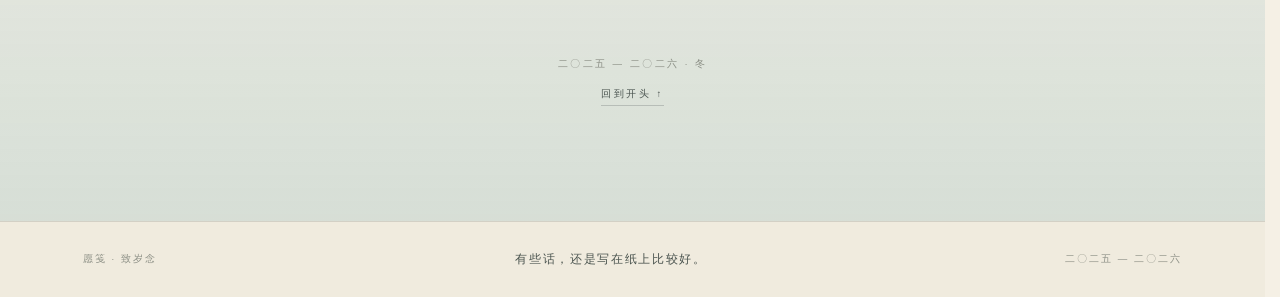
<file: 愿笺-致岁念.html>
<!DOCTYPE html>
<html lang="zh-CN">
<head>
<meta charset="utf-8">
<meta name="viewport" content="width=device-width, initial-scale=1">
<title>愿笺 · 致岁念</title>
<meta name="description" content="十二个祝愿，四封短笺，一本祝福特刊。写给岁念：祝你学习进步，祝你幸福而自在。">
<meta property="og:title" content="愿笺 · 致岁念">
<meta property="og:description" content="十二个祝愿，四封短笺，一本特刊。都给你。">
<meta property="og:type" content="website">
<link rel="canonical" href="https://yuan-jian.netlify.app/">
<meta property="og:url" content="https://yuan-jian.netlify.app/">
<meta property="og:site_name" content="愿笺 · 致岁念">
<meta property="og:locale" content="zh_CN">
<meta property="og:image" content="https://yuan-jian.netlify.app/assets/og-cover.jpg">
<meta property="og:image:type" content="image/jpeg">
<meta property="og:image:width" content="1200">
<meta property="og:image:height" content="630">
<meta property="og:image:alt" content="愿笺 · 致岁念：祝你幸福而自在">
<meta name="twitter:card" content="summary_large_image">
<meta name="twitter:title" content="愿笺 · 致岁念">
<meta name="twitter:description" content="十二个祝愿，四封短笺，一本祝福特刊。都给你。">
<meta name="twitter:image" content="https://yuan-jian.netlify.app/assets/og-cover.jpg">
<link rel="image_src" href="https://yuan-jian.netlify.app/assets/og-cover.jpg">
<meta name="thumbnail" content="https://yuan-jian.netlify.app/assets/og-cover.jpg">
<meta itemprop="image" content="https://yuan-jian.netlify.app/assets/og-cover.jpg">
<meta name="robots" content="noindex, nofollow">
<meta name="theme-color" content="#f5f0e5">
<link rel="icon" href="data:image/svg+xml,%3Csvg xmlns='http://www.w3.org/2000/svg' viewBox='0 0 64 64'%3E%3Crect width='64' height='64' rx='6' fill='%23a8463a'/%3E%3Ctext x='32' y='44' font-family='KaiTi,serif' font-size='36' fill='%23f8eedd' text-anchor='middle'%3E%E6%84%BF%3C/text%3E%3C/svg%3E">
<style>
/* =========================================================
   回信 · 致岁念
   纸、墨、朱砂。无外部依赖，所有字体使用系统字体。
   ========================================================= */

:root{
  --paper:#f5f0e5;
  --paper-deep:#ece4d4;
  --paper-light:#fbf7ed;
  --ink:#26302d;
  --ink-soft:#4a544f;
  --ink-faint:#8b8f85;
  --line:rgba(38,48,45,.14);
  --jade:#3f5d56;
  --cinnabar:#a8463a;
  --gold:#a98b5c;

  --serif:"Songti SC","Noto Serif SC","Source Han Serif SC","Source Han Serif CN","STSong","SimSun",serif;
  --kai:"Kaiti SC","KaiTi","STKaiti","KaiTi_GB2312","Songti SC",serif;
  --latin:Georgia,"Times New Roman",serif;
  --sans:"PingFang SC","Hiragino Sans GB","Microsoft YaHei","Noto Sans SC",sans-serif;

  --ease:cubic-bezier(.22,.61,.36,1);
  --ease-out:cubic-bezier(.16,.84,.3,1);
}

*,*::before,*::after{box-sizing:border-box}

html{
  -webkit-text-size-adjust:100%;
  scroll-behavior:smooth;
  scrollbar-gutter:stable;
}

body{
  margin:0;
  background:var(--paper);
  color:var(--ink);
  font-family:var(--serif);
  font-size:16px;
  line-height:1.9;
  -webkit-font-smoothing:antialiased;
  -moz-osx-font-smoothing:grayscale;
  text-rendering:optimizeLegibility;
  overflow-x:hidden;
}

body::before{
  content:"";
  position:fixed;
  inset:0;
  z-index:-2;
  background:
    radial-gradient(1200px 800px at 15% -5%,#fcf8ef 0%,rgba(252,248,239,0) 60%),
    radial-gradient(900px 700px at 88% 18%,rgba(63,93,86,.07),rgba(63,93,86,0) 62%),
    radial-gradient(1000px 900px at 45% 105%,#efe7d7 0%,rgba(239,231,215,0) 66%),
    var(--paper);
}

::selection{background:rgba(168,70,58,.85);color:#fbf6ea}

img,svg{display:block;max-width:100%}
a{color:inherit}
button{font:inherit;color:inherit}

:focus-visible{
  outline:1px dashed var(--cinnabar);
  outline-offset:5px;
}

.sr-only{
  position:absolute!important;
  width:1px;height:1px;
  padding:0;margin:-1px;
  overflow:hidden;
  clip:rect(0 0 0 0);
  white-space:nowrap;
  border:0;
}

.skip{
  position:fixed;
  top:-100px;left:16px;
  z-index:200;
  padding:10px 16px;
  background:var(--ink);
  color:var(--paper);
  font-family:var(--sans);
  font-size:12px;
  letter-spacing:.2em;
  text-decoration:none;
  transition:top .3s;
}
.skip:focus{top:16px}

/* ---------- 纸张颗粒 ---------- */
.grain{
  position:fixed;
  inset:0;
  z-index:95;
  pointer-events:none;
  opacity:.045;
  mix-blend-mode:multiply;
  background-image:url("data:image/svg+xml,%3Csvg xmlns='http://www.w3.org/2000/svg' width='180' height='180'%3E%3Cfilter id='n'%3E%3CfeTurbulence type='fractalNoise' baseFrequency='.82' numOctaves='3' stitchTiles='stitch'/%3E%3CfeColorMatrix type='saturate' values='0'/%3E%3C/filter%3E%3Crect width='180' height='180' filter='url(%23n)' opacity='.6'/%3E%3C/svg%3E");
  background-size:180px 180px;
}

/* ---------- 顶部 ---------- */
.progress{
  position:fixed;
  top:0;left:0;right:0;
  height:2px;
  z-index:70;
  pointer-events:none;
}
.progress i{
  display:block;
  height:100%;
  background:var(--cinnabar);
  opacity:.72;
  transform:scaleX(0);
  transform-origin:0 50%;
  will-change:transform;
}

.topbar{
  position:fixed;
  top:0;left:0;right:0;
  z-index:60;
  display:flex;
  align-items:center;
  justify-content:space-between;
  gap:16px;
  padding:16px clamp(18px,4vw,40px);
  transition:background .45s var(--ease),box-shadow .45s var(--ease);
}
.topbar.is-scrolled{
  background:rgba(245,240,229,.78);
  -webkit-backdrop-filter:blur(10px) saturate(1.05);
  backdrop-filter:blur(10px) saturate(1.05);
  box-shadow:0 1px 0 rgba(38,48,45,.08);
}

.brand{
  display:flex;
  align-items:center;
  gap:12px;
  text-decoration:none;
  color:var(--ink);
}
.brand__seal{
  width:27px;height:27px;
  display:grid;place-items:center;
  border:1px solid var(--cinnabar);
  border-radius:3px;
  color:var(--cinnabar);
  font-family:var(--kai);
  font-size:14px;
  line-height:1;
  transform:rotate(-3deg);
  opacity:.9;
}
.brand__text{
  font-family:var(--sans);
  font-size:11px;
  letter-spacing:.34em;
  color:var(--ink-soft);
}

.menu-btn{
  appearance:none;
  display:flex;
  align-items:center;
  gap:10px;
  padding:7px 2px;
  border:0;
  background:none;
  cursor:pointer;
  font-family:var(--sans);
  font-size:10px;
  letter-spacing:.32em;
  text-indent:.32em;
  color:var(--ink-soft);
}
.menu-btn__lines{
  position:relative;
  display:block;
  width:17px;height:9px;
  border-top:1px solid currentColor;
  border-bottom:1px solid currentColor;
}
.menu-btn__lines::after{
  content:"";
  position:absolute;
  left:0;right:5px;top:3px;
  height:1px;
  background:currentColor;
}
.menu-btn:hover{color:var(--cinnabar)}

.topbar__actions{display:flex;align-items:center;gap:18px}
.share-btn{
  appearance:none;
  padding:7px 2px;
  border:0;
  background:none;
  cursor:pointer;
  font-family:var(--sans);
  font-size:10px;
  letter-spacing:.3em;
  text-indent:.3em;
  color:var(--ink-soft);
  transition:color .3s var(--ease);
}
.share-btn:hover{color:var(--cinnabar)}


/* ---------- 右侧章节导航 ---------- */
.rail{
  position:fixed;
  right:clamp(18px,3vw,38px);
  top:50%;
  transform:translateY(-50%) translateX(10px);
  opacity:0;
  visibility:hidden;
  transition:opacity .55s var(--ease),visibility .55s var(--ease),transform .55s var(--ease);
  z-index:55;
  display:flex;
  flex-direction:column;
  align-items:flex-end;
  gap:1px;
}
.rail.is-visible{opacity:1;visibility:visible;transform:translateY(-50%)}
.rail a{
  display:flex;
  align-items:center;
  justify-content:flex-end;
  gap:10px;
  padding:6px 0;
  color:var(--ink-faint);
  text-decoration:none;
  transition:color .35s var(--ease);
}
.rail__label{
  font-family:var(--sans);
  font-size:10px;
  letter-spacing:.24em;
  opacity:0;
  transform:translateX(6px);
  transition:opacity .35s var(--ease),transform .35s var(--ease);
  white-space:nowrap;
}
.rail i{
  display:block;
  width:14px;height:1px;
  background:currentColor;
  opacity:.55;
  transition:width .4s var(--ease),opacity .4s;
}
.rail a:hover .rail__label,
.rail a[aria-current="true"] .rail__label{opacity:1;transform:none}
.rail a:hover i{width:22px}
.rail a[aria-current="true"]{color:var(--cinnabar)}
.rail a[aria-current="true"] i{width:28px;opacity:.95}

/* ---------- 滚动显现 ---------- */
.js .reveal{
  opacity:0;
  translate:0 22px;
  transition:opacity .95s var(--ease),translate .95s var(--ease);
  transition-delay:var(--delay,0s);
}
.js .reveal.is-in{opacity:1;translate:0 0}

/* ---------- 首屏 ---------- */
.hero{
  position:relative;
  min-height:100vh;
  min-height:100svh;
  display:flex;
  align-items:center;
  justify-content:center;
  padding:120px 24px 104px;
  overflow:hidden;
  isolation:isolate;
}
.hero__bg{
  position:absolute;
  inset:-10%;
  z-index:-3;
  background:
    radial-gradient(420px 420px at var(--mx,28%) var(--my,32%),rgba(63,93,86,.11),rgba(63,93,86,0) 70%),
    radial-gradient(380px 380px at 84% 74%,rgba(168,70,58,.05),rgba(168,70,58,0) 70%);
  filter:blur(10px);
  transition:background .4s ease-out;
  pointer-events:none;
}
.hero__moon{
  position:absolute;
  z-index:-2;
  top:13%;
  right:11%;
  width:clamp(110px,13vw,170px);
  aspect-ratio:1;
  border-radius:50%;
  border:1px solid rgba(169,139,92,.10);
  background:radial-gradient(circle at 38% 34%,rgba(255,253,246,.82),rgba(248,240,222,.28) 54%,rgba(248,240,222,0) 72%);
  box-shadow:0 0 110px 36px rgba(255,250,236,.32);
  opacity:.62;
  pointer-events:none;
}

.hero__mountains{
  position:absolute;
  left:0;right:0;bottom:-1px;
  z-index:-1;
  width:100%;
  height:clamp(230px,42vh,430px);
  pointer-events:none;
}
.hero__mountains path{vector-effect:non-scaling-stroke}

.hero__motes{
  position:absolute;
  inset:0;
  z-index:-1;
  pointer-events:none;
  overflow:hidden;
}
.mote{
  position:absolute;
  z-index:-1;
  border-radius:50%;
  background:rgba(63,93,86,.22);
  filter:blur(.6px);
  pointer-events:none;
  animation:floatMote linear infinite;
}
@keyframes floatMote{
  0%{transform:translate3d(0,0,0);opacity:0}
  12%{opacity:.7}
  88%{opacity:.5}
  100%{transform:translate3d(18px,-150px,0);opacity:0}
}

.hero__inner{
  position:relative;
  z-index:1;
  width:min(100%,920px);
  text-align:center;
}
.hero__kicker{
  margin:0 0 clamp(24px,4.4vh,40px);
  font-family:var(--sans);
  font-size:11px;
  letter-spacing:.72em;
  text-indent:.72em;
  color:var(--ink-faint);
  opacity:0;
  animation:fadeUp 1.1s var(--ease) .15s forwards;
}
.hero__title{
  margin:0;
  font-family:var(--serif);
  font-weight:400;
  font-size:clamp(44px,7.4vw,80px);
  line-height:1.32;
  letter-spacing:.16em;
  text-indent:.16em;
  color:var(--ink);
}
.hero__title .char{
  display:inline-block;
  opacity:0;
  transform:translateY(18px);
  filter:blur(9px);
  animation:charIn 1.25s var(--ease) forwards;
  animation-delay:calc(.36s + var(--i) * .1s);
}
@keyframes charIn{
  to{opacity:1;transform:none;filter:blur(0)}
}
.hero__rule{
  width:1px;
  height:clamp(30px,5vh,48px);
  margin:clamp(20px,3.6vh,32px) auto;
  background:linear-gradient(180deg,var(--cinnabar),rgba(168,70,58,0));
  opacity:0;
  animation:fadeIn 1s var(--ease) .95s forwards;
}
.hero__sub{
  margin:0;
  font-family:var(--kai);
  font-size:clamp(15px,1.65vw,18.5px);
  line-height:2;
  letter-spacing:.1em;
  color:var(--ink-soft);
  opacity:0;
  animation:fadeUp 1.2s var(--ease) 1.1s forwards;
}
.hero__meta{
  margin:clamp(28px,5vh,46px) 0 0;
  font-family:var(--latin);
  font-size:10.5px;
  letter-spacing:.42em;
  text-indent:.42em;
  color:var(--ink-faint);
  opacity:0;
  animation:fadeIn 1.2s var(--ease) 1.4s forwards;
}
@keyframes fadeIn{to{opacity:1}}
@keyframes fadeUp{
  from{opacity:0;transform:translateY(14px)}
  to{opacity:1;transform:none}
}

.hero__side{
  position:absolute;
  top:50%;
  transform:translateY(-50%);
  z-index:0;
  writing-mode:vertical-rl;
  font-family:var(--kai);
  font-size:12px;
  letter-spacing:.52em;
  color:rgba(38,48,45,.32);
  user-select:none;
  pointer-events:none;
}
.hero__side--l{left:clamp(22px,5.5vw,84px)}
.hero__side--r{right:clamp(22px,10vw,170px)}

.hero__scroll{
  position:absolute;
  left:50%;
  bottom:clamp(20px,3.6vh,36px);
  transform:translateX(-50%);
  display:flex;
  flex-direction:column;
  align-items:center;
  gap:13px;
  color:var(--ink-faint);
  text-decoration:none;
  font-family:var(--sans);
  font-size:9.5px;
  letter-spacing:.5em;
  text-indent:.5em;
  opacity:0;
  animation:fadeIn 1.2s var(--ease) 1.8s forwards;
}
.hero__scroll i{
  position:relative;
  display:block;
  width:1px;
  height:52px;
  background:rgba(38,48,45,.14);
  overflow:hidden;
}
.hero__scroll i::after{
  content:"";
  position:absolute;
  left:0;
  top:-45%;
  width:100%;
  height:45%;
  background:linear-gradient(180deg,rgba(168,70,58,0),var(--cinnabar));
  animation:scrollLine 2.8s var(--ease) 2.2s infinite;
}
@keyframes scrollLine{
  0%{top:-45%}
  70%,100%{top:110%}
}

/* ---------- 章节 ---------- */
.chapter{
  position:relative;
  padding:clamp(92px,14vh,164px) 24px;
  scroll-margin-top:20px;
}
.chapter__inner{
  position:relative;
  width:min(100%,650px);
  margin:0 auto;
}
.chapter__inner--wide{width:min(100%,760px)}

.chapter__head{
  position:relative;
  display:flex;
  align-items:baseline;
  gap:15px;
  margin:0 0 clamp(30px,5vh,50px);
  padding-top:17px;
  border-top:1px solid var(--line);
}
.chapter__no{
  font-family:var(--latin);
  font-size:11px;
  letter-spacing:.26em;
  color:var(--cinnabar);
  transform:translateY(-1px);
}
.chapter__title{
  margin:0;
  font-size:clamp(24px,3vw,32px);
  font-weight:400;
  letter-spacing:.26em;
  line-height:1.2;
}
.chapter__en{
  margin-left:auto;
  font-family:var(--latin);
  font-size:9px;
  letter-spacing:.34em;
  text-transform:uppercase;
  color:var(--ink-faint);
  white-space:nowrap;
  padding-left:12px;
}

.chapter__side{
  position:absolute;
  left:-104px;
  top:0;
  writing-mode:vertical-rl;
  font-family:var(--sans);
  font-size:9.5px;
  letter-spacing:.52em;
  color:rgba(38,48,45,.26);
  pointer-events:none;
}
.chapter__side::after{
  content:"";
  display:block;
  width:1px;height:42px;
  margin:14px auto 0;
  background:currentColor;
}

/* ---------- 正文 ---------- */
.prose{
  font-size:clamp(16px,1.55vw,17.5px);
  line-height:2.2;
  letter-spacing:.025em;
  color:#39433f;
}
.prose p{margin:0 0 1.5em}
.prose p:last-child{margin-bottom:0}

.lead{
  margin:0 0 1.65em!important;
  font-family:var(--kai);
  font-size:clamp(20px,2.3vw,23px);
  line-height:1.95;
  letter-spacing:.07em;
  color:var(--ink);
}
.lead::before{
  content:"";
  display:inline-block;
  width:1px;height:15px;
  margin-right:14px;
  vertical-align:-2px;
  background:var(--cinnabar);
  opacity:.72;
}

.pull{
  position:relative;
  max-width:520px;
  margin:clamp(46px,7.5vh,72px) auto;
  padding-top:30px;
  text-align:center;
  font-family:var(--kai);
  font-size:clamp(19px,2.3vw,24px);
  line-height:2.05;
  letter-spacing:.09em;
  color:#2e3a36;
}
.pull::before{
  content:"";
  position:absolute;
  top:0;left:50%;
  width:26px;height:1px;
  transform:translateX(-50%);
  background:var(--cinnabar);
  opacity:.65;
}
.pull cite{
  display:block;
  margin-top:14px;
  font-style:normal;
  font-family:var(--sans);
  font-size:9.5px;
  letter-spacing:.34em;
  color:var(--ink-faint);
}

/* ---------- 信封 ---------- */
.letters__hint{
  margin:clamp(38px,6vh,54px) 0 20px;
  text-align:center;
  font-family:var(--kai);
  font-size:13px;
  letter-spacing:.22em;
  color:var(--ink-faint);
}
.envelopes{
  display:grid;
  grid-template-columns:repeat(2,minmax(0,1fr));
  gap:clamp(16px,2.4vw,26px);
}
.env{
  position:relative;
  aspect-ratio:1.24;
  perspective:1000px;
  transform:rotate(var(--rot,0deg));
  transition:transform .6s var(--ease);
  isolation:isolate;
}
.env:nth-child(odd){--rot:-.65deg}
.env:nth-child(even){--rot:.55deg}
.env:hover{transform:rotate(0deg) translateY(-3px)}
.js .env.reveal{
  transition:opacity .95s var(--ease),translate .95s var(--ease),transform .6s var(--ease);
}

.env__body{
  position:absolute;
  inset:0;
  overflow:hidden;
  border:1px solid rgba(124,104,72,.3);
  border-radius:2px;
  background:linear-gradient(155deg,#f8f2e4 0%,#f1e7d3 55%,#e9dcc4 100%);
  box-shadow:
    0 1px 0 rgba(255,255,255,.75) inset,
    0 20px 32px -28px rgba(60,48,30,.8);
}

.env__flap{
  position:absolute;
  inset:0 0 auto 0;
  height:63%;
  z-index:3;
  border-radius:2px 2px 0 0;
  background:linear-gradient(168deg,#f7efdc 0%,#ecdfc6 100%);
  clip-path:polygon(0 0,100% 0,50% 97%);
  transform-origin:50% 0;
  transition:transform .85s var(--ease),opacity .55s var(--ease);
  backface-visibility:hidden;
  filter:drop-shadow(0 1px 0 rgba(255,255,255,.55));
}
.env__flap::after{
  content:"";
  position:absolute;
  inset:0;
  background:linear-gradient(180deg,rgba(255,255,255,.18),rgba(120,95,60,.08));
}
.env.is-open .env__flap{
  transform:rotateX(-174deg);
  opacity:.85;
  z-index:1;
}

.env__wax{
  position:absolute;
  left:50%;
  top:83%;
  z-index:2;
  width:33px;height:33px;
  display:grid;
  place-items:center;
  transform:translate(-50%,-50%);
  border-radius:50%;
  background:radial-gradient(circle at 34% 28%,#bd5c4e,#a24337 58%,#7f2f28 100%);
  box-shadow:
    0 2px 5px rgba(60,20,15,.35),
    inset 0 0 0 2px rgba(255,240,225,.18),
    inset 0 0 10px rgba(80,20,15,.35);
  color:rgba(255,245,235,.85);
  font-family:var(--kai);
  font-size:12px;
  transition:opacity .4s var(--ease);
}
.env.is-open .env__wax{opacity:0}

.env__front{
  position:absolute;
  inset:0;
  z-index:4;
  pointer-events:none;
  transition:opacity .35s var(--ease);
}
.env__date{
  position:absolute;
  left:17px;
  bottom:15px;
  font-size:12px;
  letter-spacing:.32em;
  color:rgba(60,50,35,.6);
}
.env__hint{
  position:absolute;
  right:17px;
  bottom:16px;
  display:flex;
  align-items:center;
  gap:7px;
  font-family:var(--sans);
  font-size:8.5px;
  letter-spacing:.3em;
  color:rgba(60,50,35,.44);
}
.env__hint::after{
  content:"";
  display:block;
  width:14px;height:1px;
  background:currentColor;
}
.env.is-open .env__front{opacity:0}

.env__letter{
  position:absolute;
  inset:0;
  z-index:2;
  display:flex;
  flex-direction:column;
  justify-content:center;
  overflow:hidden;
  padding:clamp(18px,2.4vw,24px);
  background:linear-gradient(172deg,#fdfaf0 0%,#f8f0de 100%);
  transform:translateY(102%);
  transition:transform .85s var(--ease);
}
.env__letter::before{
  content:"";
  position:absolute;
  left:0;top:0;bottom:0;
  width:2px;
  background:rgba(168,70,58,.16);
}
.env.is-open .env__letter{transform:none;z-index:5}

.env__letterDate{
  position:absolute;
  left:clamp(18px,2.4vw,24px);
  top:clamp(16px,2.2vw,22px);
  display:block;
  font-size:10.5px;
  letter-spacing:.3em;
  color:var(--cinnabar);
}
.env__letter p{
  margin:0;
  font-family:var(--kai);
  font-size:clamp(13px,1.4vw,14.5px);
  line-height:2;
  letter-spacing:.02em;
  color:#3b352b;
}
.env__letterSign{
  position:absolute;
  right:clamp(18px,2.4vw,24px);
  bottom:12px;
  font-family:var(--kai);
  font-size:9.5px;
  letter-spacing:.2em;
  color:rgba(90,75,50,.4);
}
.env__hit{
  position:absolute;
  inset:0;
  z-index:7;
  padding:0;
  border:0;
  border-radius:2px;
  background:transparent;
  cursor:pointer;
}
.env__hit:focus-visible{outline:1px dashed var(--cinnabar);outline-offset:4px}

/* ---------- 校刊翻页 ---------- */
.journal{
  position:relative;
  margin-top:clamp(40px,7vh,60px);
}
.journal__stage{
  position:relative;
  width:min(100%,440px);
  margin:0 auto;
  aspect-ratio:.79;
  perspective:1600px;
  cursor:pointer;
}
.jpage{
  position:absolute;
  inset:0;
  display:flex;
  flex-direction:column;
  padding:clamp(26px,4vw,40px);
  border:1px solid rgba(120,100,70,.25);
  background:linear-gradient(170deg,#fbf6ea 0%,#f4ecdb 100%);
  box-shadow:
    0 1px 0 rgba(255,255,255,.8) inset,
    0 34px 55px -46px rgba(50,40,25,.85);
  transform:translateY(calc(var(--d,0) * 7px)) scale(calc(1 - var(--d,0) * .008));
  transition:transform .85s var(--ease),opacity .5s var(--ease);
  will-change:transform;
}
.jpage:nth-child(1){--d:0;z-index:14}
.jpage:nth-child(2){--d:1;z-index:13}
.jpage:nth-child(3){--d:2;z-index:12}
.jpage:nth-child(4){--d:3;z-index:11}
.jpage:nth-child(5){--d:4;z-index:10}

.jpage.is-past{
  transform:translateX(-11%) rotate(-3deg);
  opacity:0;
  pointer-events:none;
}

.jpage__mark{
  position:absolute;
  right:7%;
  bottom:12%;
  z-index:0;
  writing-mode:vertical-rl;
  font-family:var(--kai);
  font-size:clamp(80px,10vw,110px);
  line-height:1;
  color:var(--jade);
  opacity:.045;
  pointer-events:none;
}
.jpage__kicker{
  font-family:var(--sans);
  font-size:9px;
  letter-spacing:.34em;
  color:var(--cinnabar);
  text-indent:.34em;
}
.jpage__title{
  margin:clamp(16px,3vh,28px) 0 0;
  font-size:clamp(20px,2.5vw,27px);
  font-weight:400;
  line-height:1.6;
  letter-spacing:.14em;
}
.jpage__body{
  margin:18px 0 0;
  font-family:var(--kai);
  font-size:clamp(13px,1.45vw,15px);
  line-height:2.05;
  letter-spacing:.02em;
  color:#4a4438;
}
.jpage__body p{margin:0 0 1em}
.jpage__body p:last-child{margin-bottom:0}
.jpage__poem{
  margin:clamp(18px,3vh,28px) 0 0!important;
  font-family:var(--kai);
  font-size:clamp(15px,1.7vw,18px);
  line-height:2.4;
  letter-spacing:.06em;
  text-align:center;
  color:#3b352b;
}
.jpage__sign{
  margin-top:14px!important;
  text-align:right;
  font-family:var(--sans);
  font-size:10px;
  letter-spacing:.18em;
  color:var(--ink-faint);
}
.jpage__foot{
  display:flex;
  align-items:flex-end;
  justify-content:space-between;
  gap:12px;
  margin-top:auto;
  padding-top:12px;
  border-top:1px solid rgba(38,48,45,.12);
  font-family:var(--latin);
  font-size:9.5px;
  letter-spacing:.26em;
  color:var(--ink-faint);
}

.jpage--cover{
  align-items:center;
  justify-content:center;
  text-align:center;
  background:linear-gradient(158deg,#f8f1e0 0%,#eee2c9 100%);
}
.jpage--cover::before{
  content:"";
  position:absolute;
  inset:12px;
  border:1px solid rgba(120,100,70,.16);
  pointer-events:none;
}
.jpage__coverKicker{
  font-family:var(--sans);
  font-size:9px;
  letter-spacing:.4em;
  text-indent:.4em;
  color:rgba(60,50,35,.5);
}
.jpage__coverTitle{
  margin:22px 0;
  writing-mode:vertical-rl;
  font-size:clamp(46px,7.4vw,66px);
  line-height:1.05;
  letter-spacing:.28em;
  color:#2b3531;
}
.jpage__coverMeta{
  font-family:var(--latin);
  font-size:9.5px;
  letter-spacing:.3em;
  color:rgba(60,50,35,.45);
}
.jpage__seal{
  position:absolute;
  right:9%;
  bottom:9%;
  width:42px;height:42px;
  display:grid;
  place-items:center;
  border:2px solid rgba(168,70,58,.55);
  border-radius:4px;
  color:rgba(168,70,58,.75);
  font-family:var(--kai);
  font-size:17px;
  writing-mode:vertical-rl;
  transform:rotate(7deg);
}

.journal__ctrl{
  display:flex;
  align-items:center;
  justify-content:center;
  gap:clamp(16px,4vw,30px);
  margin-top:22px;
}
.jbtn{
  appearance:none;
  display:flex;
  align-items:center;
  gap:7px;
  padding:7px 2px;
  border:0;
  background:none;
  cursor:pointer;
  font-family:var(--sans);
  font-size:9.5px;
  letter-spacing:.26em;
  color:var(--ink-soft);
  transition:color .3s;
}
.jbtn:hover:not(:disabled){color:var(--cinnabar)}
.jbtn:disabled{opacity:.28;cursor:default}
.jcount{
  min-width:62px;
  text-align:center;
  font-family:var(--latin);
  font-size:10px;
  letter-spacing:.26em;
  color:var(--ink-faint);
}
.journal__hint{
  margin:30px 0 0;
  text-align:center;
  font-family:var(--kai);
  font-size:11.5px;
  letter-spacing:.18em;
  color:var(--ink-faint);
}

/* ---------- 抽签 ---------- */
.draw{
  display:flex;
  flex-direction:column;
  align-items:center;
  margin-top:clamp(26px,4vh,40px);
}
.draw__stage{
  position:relative;
  width:min(100%,340px);
  height:500px;
  margin:0 auto;
}
.tube{
  position:absolute;
  left:50%;
  bottom:0;
  z-index:2;
  width:116px;
  height:168px;
  transform:translateX(-50%);
  transform-origin:50% 100%;
}
.tube.is-shaking{animation:shakeTube .5s ease-in-out}
@keyframes shakeTube{
  0%,100%{transform:translateX(-50%) rotate(0)}
  20%{transform:translateX(-50%) rotate(-3.2deg)}
  40%{transform:translateX(-50%) rotate(3deg)}
  60%{transform:translateX(-50%) rotate(-2.2deg)}
  80%{transform:translateX(-50%) rotate(1.6deg)}
}
.tube__body{
  position:absolute;
  inset:0;
  border-radius:9px 9px 13px 13px;
  background:linear-gradient(90deg,#8c7350 0%,#c6ad84 17%,#dcc7a1 42%,#b39a72 78%,#87704c 100%);
  box-shadow:
    inset 0 -20px 28px rgba(80,55,25,.26),
    inset 0 10px 18px rgba(255,245,220,.22),
    0 28px 36px -28px rgba(60,40,20,.9);
}
.tube__body::after{
  content:"";
  position:absolute;
  inset:9px;
  border:1px solid rgba(90,65,35,.16);
  border-radius:6px;
}
.tube__rim{
  position:absolute;
  left:-5px;right:-5px;top:-8px;
  height:16px;
  z-index:3;
  border-radius:50%;
  background:linear-gradient(180deg,#6f5434,#a18054 55%,#c2a577);
  box-shadow:0 2px 3px rgba(60,40,20,.5),inset 0 1px 0 rgba(255,240,210,.35);
}
.tube__mouth{
  position:absolute;
  left:2px;right:2px;top:-4px;
  height:9px;
  z-index:4;
  border-radius:50%;
  background:#46311c;
  opacity:.75;
}
.tube__slips{
  position:absolute;
  left:50%;
  bottom:calc(100% - 10px);
  z-index:4;
  display:flex;
  align-items:flex-end;
  gap:3px;
  transform:translateX(-50%);
}
.tube__slips i{
  display:block;
  width:8px;
  height:40px;
  border:1px solid rgba(120,95,60,.35);
  border-radius:2px 2px 0 0;
  background:linear-gradient(180deg,#fdf8ea,#eadfc6);
  transform-origin:50% 100%;
}
.tube__slips i:nth-child(1){height:32px;transform:rotate(-4deg)}
.tube__slips i:nth-child(2){height:44px;transform:rotate(-1.5deg)}
.tube__slips i:nth-child(3){height:37px;transform:rotate(1deg)}
.tube__slips i:nth-child(4){height:47px;transform:rotate(3deg)}
.tube__slips i:nth-child(5){height:34px;transform:rotate(5deg)}
.tube__label{
  position:absolute;
  left:50%;
  top:35%;
  z-index:5;
  width:30px;
  height:66px;
  display:grid;
  place-items:center;
  transform:translateX(-50%);
  border:1px solid rgba(120,95,60,.3);
  background:rgba(250,243,228,.86);
  color:#6b5638;
  font-family:var(--kai);
  font-size:13px;
  letter-spacing:.18em;
  writing-mode:vertical-rl;
}

.slip{
  position:absolute;
  left:50%;
  bottom:150px;
  z-index:6;
  width:72px;
  height:320px;
  opacity:0;
  transform:translate(-50%,74px);
  transition:transform 1.05s var(--ease-out),opacity .45s var(--ease);
  pointer-events:none;
  filter:drop-shadow(0 22px 24px rgba(60,45,25,.16));
}
.slip.is-out{opacity:1;transform:translate(-50%,0) rotate(-1.6deg)}
.slip__paper{
  position:absolute;
  inset:0;
  display:flex;
  align-items:center;
  justify-content:center;
  padding:18px 8px 38px;
  border:1px solid rgba(120,100,70,.3);
  background:linear-gradient(100deg,#fdf8ea 0%,#f2e7d0 100%);
}
.slip__text{
  height:auto;
  max-height:100%;
  writing-mode:vertical-rl;
  white-space:nowrap;
  font-family:var(--kai);
  font-size:15px;
  line-height:1.4;
  letter-spacing:.1em;
  color:#3c352a;
  text-align:start;
}
.slip__seal{
  position:absolute;
  left:50%;
  bottom:9px;
  display:grid;
  place-items:center;
  width:20px;height:20px;
  transform:translateX(-50%);
  border:1px solid rgba(168,70,58,.55);
  border-radius:2px;
  color:rgba(168,70,58,.8);
  font-family:var(--kai);
  font-size:10px;
}
.slip.is-final .slip__paper{border-color:rgba(168,70,58,.45)}

.draw__btn{
  appearance:none;
  margin-top:2px;
  padding:12px 28px;
  border:1px solid rgba(168,70,58,.42);
  border-radius:2px;
  background:rgba(255,252,244,.35);
  color:var(--cinnabar);
  cursor:pointer;
  font-family:var(--sans);
  font-size:10.5px;
  letter-spacing:.42em;
  text-indent:.42em;
  transition:background .4s var(--ease),color .4s var(--ease),border-color .4s,opacity .4s;
}
.draw__btn:hover:not(:disabled){
  background:var(--cinnabar);
  border-color:var(--cinnabar);
  color:#faf4e6;
}
.draw__btn:disabled{
  opacity:.4;
  cursor:default;
  color:var(--ink-faint);
  border-color:var(--line);
  background:none;
}
.draw__meta{
  display:flex;
  flex-direction:column;
  align-items:center;
  gap:10px;
  margin-top:17px;
}
.draw__dots{display:flex;gap:6px}
.draw__dots i{
  display:block;
  width:5px;height:5px;
  border-radius:50%;
  background:rgba(38,48,45,.16);
  transition:background .4s;
}
.draw__dots i.is-on{background:var(--cinnabar)}
.draw__count{
  font-family:var(--latin);
  font-size:9.5px;
  letter-spacing:.28em;
  color:var(--ink-faint);
}
.draw__done{
  margin:14px 0 0;
  font-family:var(--kai);
  font-size:14px;
  letter-spacing:.12em;
  color:var(--ink-soft);
  opacity:0;
  transition:opacity .6s var(--ease);
}
.draw__done.is-visible{opacity:1}

/* ---------- 这封信 ---------- */
.letter{
  position:relative;
  margin-top:clamp(40px,7vh,62px);
  padding:clamp(28px,5vw,56px) clamp(24px,5.4vw,62px) clamp(28px,4vw,44px);
  border:1px solid rgba(116,96,64,.32);
  background:
    radial-gradient(120% 80% at 0% 0%,rgba(120,95,60,.045),rgba(120,95,60,0) 60%),
    linear-gradient(168deg,#fffdf6 0%,#fbf4e6 58%,#f7eeda 100%);
  box-shadow:
    0 1px 0 rgba(255,255,255,.9) inset,
    2px 3px 0 -1px #f0e6d2,
    4px 6px 0 -2px #e8dcc4,
    0 40px 60px -50px rgba(60,45,25,.8);
  transform:rotate(-.22deg);
}
.letter::before{
  content:"";
  position:absolute;
  left:clamp(14px,2.8vw,30px);
  top:0;bottom:0;
  width:1px;
  background:rgba(168,70,58,.17);
  pointer-events:none;
}
.letter::after{
  content:"";
  position:absolute;
  inset:0;
  pointer-events:none;
  box-shadow:inset 0 0 60px rgba(120,95,60,.04);
}
.letter__meta{
  display:flex;
  align-items:baseline;
  justify-content:space-between;
  gap:14px;
  padding-bottom:16px;
  border-bottom:1px solid rgba(124,104,72,.18);
  font-family:var(--sans);
  font-size:9.5px;
  letter-spacing:.32em;
  color:var(--ink-faint);
  text-indent:.32em;
}
.letter__body{
  margin-top:clamp(24px,4vw,34px);
  font-size:clamp(15.5px,1.55vw,17px);
  line-height:2.18;
  letter-spacing:.025em;
  color:#37322a;
}
.letter__body p{margin:0 0 1.12em}
.letter__salut{
  margin-bottom:1.1em!important;
  font-family:var(--kai);
  font-size:clamp(19px,2.1vw,22px);
  letter-spacing:.14em;
  color:var(--ink);
}
.letter__wish{
  margin-top:1.9em!important;
  margin-bottom:0!important;
  font-family:var(--kai);
  font-size:clamp(20px,2.3vw,25px);
  line-height:1.8;
  letter-spacing:.13em;
  color:var(--ink);
}
.letter__name{
  margin:1.5em 0 0!important;
  text-align:right;
  font-family:var(--kai);
  font-size:16px;
  line-height:2;
  letter-spacing:.16em;
  color:#4a4438;
}
.letter__name span{
  font-family:var(--latin);
  font-size:9px;
  letter-spacing:.3em;
  color:var(--ink-faint);
}
.letter__ps{
  margin:2em 0 0!important;
  padding-top:1.1em;
  border-top:1px dashed rgba(124,104,72,.26);
  font-family:var(--kai);
  font-size:13px;
  line-height:1.95;
  letter-spacing:.03em;
  color:#5a5346;
}
.letter__psTag{
  margin-right:7px;
  font-family:var(--latin);
  font-size:10px;
  letter-spacing:.16em;
  color:var(--cinnabar);
}
.letter__tools{
  display:flex;
  justify-content:flex-end;
  margin-top:clamp(26px,4vw,36px);
}
.printBtn{
  appearance:none;
  padding:8px 2px;
  border:0;
  border-bottom:1px solid rgba(38,48,45,.22);
  background:none;
  cursor:pointer;
  font-family:var(--sans);
  font-size:9.5px;
  letter-spacing:.26em;
  color:var(--ink-soft);
  transition:color .35s,border-color .35s;
}
.printBtn:hover{color:var(--cinnabar);border-color:rgba(168,70,58,.5)}

/* ---------- 愿笺 ---------- */
.wish-grid{
  display:grid;
  grid-template-columns:repeat(4,minmax(0,1fr));
  gap:clamp(12px,1.7vw,17px);
  margin-top:clamp(38px,6vh,54px);
  perspective:1400px;
}
.wishcard{
  position:relative;
  display:block;
  aspect-ratio:.76;
  padding:0;
  border:0;
  background:none;
  cursor:pointer;
  text-align:left;
  transition:translate .4s var(--ease);
  -webkit-tap-highlight-color:transparent;
}
.wishcard:hover{translate:0 -4px}
.wishcard:focus-visible{outline:1px dashed var(--cinnabar);outline-offset:4px}
.wishcard__inner{
  position:absolute;
  inset:0;
  display:block;
  transform-style:preserve-3d;
  transition:transform .8s var(--ease);
}
.wishcard.is-flipped .wishcard__inner{transform:rotateY(180deg)}

.wishcard__face{
  position:absolute;
  inset:0;
  display:flex;
  flex-direction:column;
  padding:clamp(12px,1.6vw,17px);
  border:1px solid rgba(120,100,70,.28);
  background:linear-gradient(165deg,#fbf6ea 0%,#f3ead8 100%);
  box-shadow:
    0 1px 0 rgba(255,255,255,.82) inset,
    0 18px 28px -26px rgba(60,45,25,.72);
  backface-visibility:hidden;
  -webkit-backface-visibility:hidden;
  overflow:hidden;
  transition:box-shadow .4s var(--ease);
}
.wishcard:hover .wishcard__face{
  box-shadow:
    0 1px 0 rgba(255,255,255,.9) inset,
    0 26px 34px -28px rgba(60,45,25,.8);
}

.wishcard__front{
  align-items:center;
  justify-content:space-between;
  background:
    radial-gradient(120% 80% at 22% 0%,rgba(255,255,255,.5),rgba(255,255,255,0) 62%),
    linear-gradient(165deg,#fbf6ea 0%,#f2e8d5 100%);
}
.wishcard__front::after{
  content:"";
  position:absolute;
  inset:8px;
  border:1px solid rgba(120,100,70,.12);
  pointer-events:none;
}
.wishcard__no{
  align-self:flex-start;
  font-family:var(--latin);
  font-size:8.5px;
  letter-spacing:.22em;
  color:var(--ink-faint);
}
.wishcard__theme{
  writing-mode:vertical-rl;
  font-family:var(--kai);
  font-size:clamp(24px,2.6vw,30px);
  line-height:1.08;
  letter-spacing:.18em;
  color:var(--ink);
}
.wishcard__mark{
  align-self:flex-end;
  display:grid;
  place-items:center;
  width:20px;
  height:20px;
  border:1px solid rgba(168,70,58,.42);
  border-radius:2px;
  color:rgba(168,70,58,.68);
  font-family:var(--kai);
  font-size:10px;
  line-height:1;
}

.wishcard__back{
  transform:rotateY(180deg);
  align-items:center;
  justify-content:center;
  gap:11px;
  text-align:center;
  background:linear-gradient(165deg,#fdf8ec 0%,#f7ead2 100%);
}
.wishcard__back::before{
  content:"";
  position:absolute;
  inset:8px;
  border:1px solid rgba(168,70,58,.14);
  pointer-events:none;
}
.wishcard__backTheme{
  font-family:var(--sans);
  font-size:9px;
  letter-spacing:.3em;
  text-indent:.3em;
  color:var(--cinnabar);
}
.wishcard__text{
  font-family:var(--kai);
  font-size:clamp(12.5px,1.35vw,14px);
  line-height:1.95;
  letter-spacing:.03em;
  color:#3b352b;
}
.wishcard__seal{
  display:grid;
  place-items:center;
  width:18px;
  height:18px;
  border:1px solid rgba(168,70,58,.4);
  border-radius:2px;
  color:rgba(168,70,58,.62);
  font-family:var(--kai);
  font-size:9px;
  line-height:1;
}

.wish-meta{
  display:flex;
  flex-direction:column;
  align-items:center;
  gap:12px;
  margin-top:26px;
}
.wish-count{
  font-family:var(--latin);
  font-size:9.5px;
  letter-spacing:.26em;
  color:var(--ink-faint);
}
.wish-dots{
  display:flex;
  flex-wrap:wrap;
  justify-content:center;
  gap:6px;
}
.wish-dots i{
  display:block;
  width:5px;
  height:5px;
  border-radius:50%;
  background:rgba(38,48,45,.16);
  transition:background .4s;
}
.wish-dots i.is-on{background:var(--cinnabar)}
.wish-actions{
  display:flex;
  align-items:center;
  gap:26px;
  margin-top:4px;
}
.wish-btn{
  appearance:none;
  padding:5px 0;
  border:0;
  border-bottom:1px solid rgba(38,48,45,.22);
  background:none;
  cursor:pointer;
  font-family:var(--sans);
  font-size:9.5px;
  letter-spacing:.24em;
  color:var(--ink-soft);
  transition:color .35s,border-color .35s,opacity .35s;
}
.wish-btn:hover:not(:disabled){color:var(--cinnabar);border-color:rgba(168,70,58,.5)}
.wish-btn:disabled{opacity:.3;cursor:default}
.wish-done{
  margin:18px 0 0;
  text-align:center;
  font-family:var(--kai);
  font-size:14px;
  letter-spacing:.12em;
  color:var(--ink-soft);
  opacity:0;
  transition:opacity .7s var(--ease);
}
.wish-done.is-visible{opacity:1}
.wish-grid.is-busy{pointer-events:none}

.js .wish-grid .wishcard{opacity:0}
.js .wish-grid.is-in .wishcard{
  animation:cardIn .6s var(--ease) both;
  animation-delay:calc(var(--i,0) * 45ms);
}
@keyframes cardIn{
  from{opacity:0;transform:translateY(12px)}
  to{opacity:1;transform:none}
}


/* ---------- 分享 ---------- */
.toast{
  position:fixed;
  left:50%;
  bottom:34px;
  z-index:93;
  max-width:calc(100% - 40px);
  padding:10px 18px;
  border-radius:2px;
  background:rgba(38,48,45,.93);
  color:#f6f1e6;
  font-family:var(--sans);
  font-size:11px;
  letter-spacing:.1em;
  line-height:1.7;
  text-align:center;
  transform:translate(-50%,12px);
  opacity:0;
  visibility:hidden;
  pointer-events:none;
  transition:opacity .35s var(--ease),transform .35s var(--ease),visibility .35s;
}
.toast.is-visible{opacity:1;visibility:visible;transform:translate(-50%,0)}

.share-guide{
  position:fixed;
  inset:0;
  z-index:92;
  background:rgba(18,24,22,.48);
  opacity:0;
  visibility:hidden;
  transition:opacity .3s var(--ease),visibility .3s;
}
.share-guide.is-open{opacity:1;visibility:visible}
.share-guide__arrow{
  position:absolute;
  top:26px;
  right:30px;
  color:#fbf6ea;
  font-family:var(--latin);
  font-size:46px;
  line-height:1;
  text-shadow:0 2px 18px rgba(0,0,0,.35);
  animation:guidePulse 1.8s ease-in-out infinite;
}
@keyframes guidePulse{
  0%,100%{transform:translateY(0);opacity:.65}
  50%{transform:translateY(-7px);opacity:1}
}
.share-guide__card{
  position:absolute;
  left:50%;
  bottom:64px;
  transform:translateX(-50%);
  width:min(86%,330px);
  padding:24px 24px 20px;
  border:1px solid rgba(120,100,70,.3);
  background:linear-gradient(165deg,#fdf8ec,#f4ead7);
  box-shadow:0 30px 60px -40px rgba(0,0,0,.6);
  text-align:center;
}
.share-guide__title{
  margin:0;
  font-family:var(--kai);
  font-size:21px;
  letter-spacing:.08em;
  color:var(--ink);
}
.share-guide__title strong{font-weight:400;color:var(--cinnabar);letter-spacing:.12em}
.share-guide__text{
  margin:10px 0 18px;
  font-family:var(--sans);
  font-size:12px;
  line-height:1.9;
  letter-spacing:.04em;
  color:var(--ink-soft);
}
.share-guide__close{
  appearance:none;
  padding:9px 24px;
  border:1px solid rgba(168,70,58,.4);
  border-radius:2px;
  background:none;
  color:var(--cinnabar);
  font-family:var(--sans);
  font-size:9.5px;
  letter-spacing:.28em;
  text-indent:.28em;
  cursor:pointer;
  transition:background .3s,color .3s;
}
.share-guide__close:hover{background:var(--cinnabar);color:#faf4e6}

/* ---------- 落款 ---------- */
.end{
  position:relative;
  min-height:100vh;
  min-height:100svh;
  display:grid;
  place-items:center;
  padding:clamp(96px,14vh,150px) 24px 64px;
  overflow:hidden;
  isolation:isolate;
  scroll-margin-top:0;
}
.end__bg{
  position:absolute;
  inset:0;
  z-index:-3;
  background:linear-gradient(180deg,rgba(245,240,229,0) 0%,rgba(219,229,224,.42) 52%,rgba(190,208,202,.55) 100%);
}
.end__snow{
  position:absolute;
  inset:0;
  z-index:-2;
  width:100%;
  height:100%;
  pointer-events:none;
}
.end__constellation{
  position:absolute;
  top:10%;
  right:7%;
  z-index:-1;
  width:min(190px,22vw);
  opacity:.34;
  pointer-events:none;
}
.end__inner{
  position:relative;
  z-index:1;
  width:min(100%,840px);
  text-align:center;
}
.end__kicker{
  margin:0;
  font-family:var(--sans);
  font-size:10.5px;
  letter-spacing:.72em;
  text-indent:.72em;
  color:var(--ink-faint);
}
.end__note{
  margin:clamp(20px,3.4vh,28px) 0 0;
  font-family:var(--kai);
  font-size:clamp(14px,1.5vw,16px);
  letter-spacing:.14em;
  color:var(--ink-soft);
}
.end__bless{
  margin:clamp(30px,5vh,48px) 0 0;
  font-size:clamp(31px,5.6vw,58px);
  font-weight:400;
  line-height:1.55;
  letter-spacing:.16em;
  text-indent:.16em;
  color:var(--ink);
}
.js .end__bless .char{
  display:inline-block;
  opacity:0;
  transform:translateY(14px);
  filter:blur(7px);
}
.end.is-in .end__bless .char{
  animation:charIn 1.15s var(--ease) forwards;
  animation-delay:calc(.1s + var(--i) * .09s);
}

.end__stamp{
  display:flex;
  flex-direction:column;
  align-items:center;
  gap:14px;
  margin-top:clamp(34px,5.5vh,52px);
}
.end__hint{
  margin:0;
  font-family:var(--sans);
  font-size:9px;
  letter-spacing:.42em;
  text-indent:.42em;
  color:var(--ink-faint);
  transition:opacity .5s var(--ease),transform .5s var(--ease);
}
.end.is-stamped .end__hint{opacity:0;transform:translateY(-4px)}

.sealBtn{
  position:relative;
  width:108px;height:108px;
  padding:0;
  border:0;
  background:none;
  cursor:pointer;
  -webkit-tap-highlight-color:transparent;
}
.sealBtn__box{
  position:absolute;
  inset:0;
  display:grid;
  place-items:center;
  border:1px dashed rgba(168,70,58,.42);
  border-radius:5px;
  transition:opacity .5s var(--ease),transform .5s var(--ease);
}
.sealBtn__box::after{
  content:"印";
  writing-mode:vertical-rl;
  font-family:var(--kai);
  font-size:13px;
  color:rgba(168,70,58,.42);
}
.sealBtn__seal{
  position:absolute;
  inset:0;
  display:grid;
  place-items:center;
  border-radius:5px;
  background:
    radial-gradient(circle at 30% 24%,rgba(255,255,255,.18),rgba(255,255,255,0) 45%),
    radial-gradient(circle at 70% 80%,rgba(80,20,15,.22),rgba(80,20,15,0) 55%),
    linear-gradient(145deg,#b8574a 0%,#a24337 48%,#8a342b 100%);
  box-shadow:
    0 8px 16px rgba(90,30,25,.22),
    inset 0 0 0 3px rgba(250,240,225,.45),
    inset 0 0 0 5px rgba(140,53,44,.9);
  opacity:0;
  transform:scale(2.1) rotate(-16deg);
  filter:drop-shadow(0 7px 10px rgba(90,30,25,.22));
  transition:opacity .25s ease;
}
.sealBtn__seal svg{
  display:block;
  width:100%;
  height:100%;
}
.sealBtn__ring{
  position:absolute;
  inset:-14px;
  border:2px solid rgba(168,70,58,.6);
  border-radius:50%;
  opacity:0;
  pointer-events:none;
}
.sealBtn.is-stamped .sealBtn__box{opacity:0;transform:scale(1.08)}
.sealBtn.is-stamped .sealBtn__seal{
  opacity:1;
  animation:stampIn .6s cubic-bezier(.2,.85,.3,1.25) forwards;
}
.sealBtn.is-stamped .sealBtn__ring{animation:ringOut .9s var(--ease) forwards}
@keyframes stampIn{
  0%{opacity:0;transform:scale(2.2) rotate(-18deg)}
  55%{opacity:1;transform:scale(.94) rotate(-5deg)}
  100%{opacity:1;transform:scale(1) rotate(-7deg)}
}
@keyframes ringOut{
  0%{opacity:.55;transform:scale(.72)}
  100%{opacity:0;transform:scale(1.5)}
}
.sealBtn:hover .sealBtn__seal{opacity:.14;transform:scale(1.02) rotate(-7deg)}

.end__sign{
  display:flex;
  align-items:center;
  gap:14px;
  margin-top:6px;
  min-height:26px;
  opacity:0;
  transform:translateY(6px);
  transition:opacity .8s var(--ease) .35s,transform .8s var(--ease) .35s;
}
.end.is-stamped .end__sign{opacity:1;transform:none}
.end__name{
  font-family:var(--kai);
  font-size:17px;
  letter-spacing:.18em;
  color:var(--ink);
}
.end__dot{
  width:3px;height:3px;
  border-radius:50%;
  background:var(--cinnabar);
  opacity:.6;
}
.end__date{
  font-family:var(--latin);
  font-size:10px;
  letter-spacing:.26em;
  color:var(--ink-faint);
}
.end__foot{
  display:flex;
  flex-direction:column;
  align-items:center;
  gap:12px;
  margin-top:clamp(46px,8vh,76px);
  font-family:var(--sans);
  font-size:9.5px;
  letter-spacing:.26em;
  color:var(--ink-faint);
}
.end__back{
  padding-bottom:2px;
  color:var(--ink-soft);
  text-decoration:none;
  border-bottom:1px solid rgba(38,48,45,.2);
  transition:color .3s,border-color .3s;
}
.end__back:hover{color:var(--cinnabar);border-color:rgba(168,70,58,.5)}

/* ---------- 页脚 ---------- */
.footer{
  padding:26px clamp(18px,4vw,40px);
  border-top:1px solid var(--line);
  background:rgba(236,228,212,.45);
}
.footer__inner{
  display:flex;
  align-items:center;
  justify-content:space-between;
  gap:18px;
  width:min(100%,1100px);
  margin:0 auto;
  font-family:var(--sans);
  font-size:9.5px;
  letter-spacing:.22em;
  color:var(--ink-faint);
}
.footer__note{
  font-family:var(--kai);
  font-size:12px;
  letter-spacing:.14em;
  color:var(--ink-soft);
}

/* ---------- 目录 ---------- */
.index{
  position:fixed;
  inset:0;
  z-index:80;
  display:grid;
  place-items:center;
  padding:24px;
  background:
    radial-gradient(700px 600px at 20% 0%,#fcf8ef,rgba(252,248,239,0) 65%),
    linear-gradient(155deg,#f8f3e8 0%,#efe7d6 100%);
  opacity:0;
  visibility:hidden;
  transition:opacity .5s var(--ease),visibility .5s;
}
.index.is-open{opacity:1;visibility:visible}
.index__inner{
  position:relative;
  width:min(100%,520px);
}
.index__kicker{
  margin:0;
  font-family:var(--sans);
  font-size:10px;
  letter-spacing:.6em;
  text-indent:.6em;
  color:var(--ink-faint);
}
.index ol{
  margin:22px 0 0;
  padding:0;
  list-style:none;
}
.index li{border-bottom:1px solid var(--line)}
.index a{
  display:flex;
  align-items:baseline;
  gap:18px;
  padding:14px 4px;
  color:var(--ink);
  text-decoration:none;
}
.index a span{
  width:26px;
  flex:none;
  font-family:var(--latin);
  font-size:10px;
  letter-spacing:.18em;
  color:var(--cinnabar);
}
.index a strong{
  font-weight:400;
  font-size:clamp(21px,3vw,26px);
  letter-spacing:.16em;
  transition:transform .35s var(--ease),color .35s;
}
.index a em{
  margin-left:auto;
  font-style:normal;
  font-family:var(--kai);
  font-size:11.5px;
  letter-spacing:.08em;
  color:var(--ink-faint);
  opacity:.36;
  transform:translateX(0);
  transition:opacity .35s,transform .35s,color .35s;
}
.index a:hover strong{transform:translateX(5px);color:var(--cinnabar)}
.index a:hover em{opacity:1;color:var(--cinnabar);transform:none}
.index__close{
  position:fixed;
  top:clamp(18px,4vw,36px);
  right:clamp(18px,4vw,40px);
  z-index:2;
  padding:8px;
  border:0;
  background:none;
  cursor:pointer;
  font-family:var(--sans);
  font-size:10px;
  letter-spacing:.3em;
  color:var(--ink-soft);
}
.index__close:hover{color:var(--cinnabar)}
body.is-locked{overflow:hidden}

/* ---------- 响应式 ---------- */
@media (max-width:1180px){
  .rail{display:none}
}
@media (max-width:1080px){
  .chapter__side{display:none}
}
@media (max-width:860px){
  .hero__side{display:none}
  .hero__moon{top:8%;right:8%;opacity:.75}
}
@media (max-width:720px){
  body{font-size:15.5px}
  .hero{padding:110px 20px 96px}
  .hero__title{font-size:clamp(38px,11vw,52px);letter-spacing:.12em;text-indent:.12em}
  .hero__kicker{letter-spacing:.55em;text-indent:.55em;font-size:10px}
  .hero__sub{font-size:14.5px;letter-spacing:.06em}
  .hero__meta{font-size:9.5px;letter-spacing:.3em}
  .hero__moon{display:none}
  .hero__mountains{height:240px;opacity:.85}
  .hero__scroll i{height:40px}

  .chapter{padding:82px 20px}
  .chapter__head{gap:11px;padding-top:14px}
  .chapter__title{font-size:24px;letter-spacing:.2em}
  .chapter__no{font-size:10px}
  .chapter__en{display:none}
  .lead{font-size:20px}
  .lead::before{width:16px;margin-right:10px}
  .pull{font-size:19px}

  .envelopes{grid-template-columns:1fr;gap:16px}
  .env{aspect-ratio:1.4}
  .env__letter p{font-size:13.5px}

  .wish-grid{grid-template-columns:repeat(2,minmax(0,1fr));gap:12px}
  .wishcard{aspect-ratio:.82}
  .wishcard__theme{font-size:25px}
  .wishcard__text{font-size:13px}
  .wish-meta{margin-top:22px}

  .journal__stage{width:100%;aspect-ratio:.78}
  .jpage{padding:26px 24px}
  .jpage__title{font-size:22px}
  .jpage__body{font-size:13.5px}
  .jpage__coverTitle{font-size:52px}

  .draw__stage{height:480px}
  .slip{width:66px;height:320px;bottom:142px}
  .slip__text{font-size:14.5px;letter-spacing:.09em}
  .tube{width:106px;height:156px}

  .end{padding:100px 20px 56px}
  .end__bless{font-size:clamp(28px,8.4vw,40px);letter-spacing:.1em;text-indent:.1em}
  .end__constellation{width:130px;top:6%;right:2%;opacity:.24}
  .sealBtn{width:96px;height:96px}

  .footer__inner{flex-direction:column;gap:8px;text-align:center}
  .footer__note{font-size:11.5px}
}
@media (max-width:400px){
  .hero__title{font-size:38px}
  .chapter__title{font-size:22px}
  .envelopes{gap:14px}
  .jpage__coverTitle{font-size:46px}
  .end__bless{font-size:27px}
}

/* ---------- 减少动态 ---------- */
@media (prefers-reduced-motion:reduce){
  html{scroll-behavior:auto}
  *,*::before,*::after{
    animation-duration:.001ms!important;
    animation-delay:0ms!important;
    transition-duration:.001ms!important;
    transition-delay:0ms!important;
  }
  .js .reveal{opacity:1;translate:0 0}
  .js .wish-grid .wishcard{opacity:1}
  .js .end__bless .char{opacity:1;transform:none;filter:none}
  .hero__title .char{opacity:1;transform:none;filter:none}
  .hero__kicker,.hero__sub,.hero__meta,.hero__rule,.hero__scroll{opacity:1}
  .mote{display:none}
}

/* ---------- 打印：只留这封信 ---------- */
@media print{
  @page{margin:18mm}
  body{background:#fff;color:#000}
  body::before,.grain,.topbar,.rail,.progress,.index,.hero,.end,.footer,
  .chapter:not(#blessing),.letter__tools,.chapter__side,.toast,.share-guide{display:none!important}
  .chapter{padding:0!important}
  .chapter__inner{width:100%;max-width:none}
  #blessing .chapter__head,#blessing .lead,#blessing .prose{display:none!important}
  #blessing .reveal,.letter{opacity:1!important;translate:0 0!important;transform:none!important;filter:none!important}
  .letter{
    margin:0;padding:0;border:0;background:#fff;box-shadow:none;
    transform:none;
  }
  .letter::before,.letter::after{display:none}
  .letter__body{font-size:11.5pt;line-height:1.9;color:#000}
  .letter__meta{border-color:#bbb;color:#555}
  .letter__name{color:#000}
}

</style>
<script>document.documentElement.classList.add('js');</script>
</head>
<body>

<a class="skip" href="#wishes">跳到正文</a>
<div class="grain" aria-hidden="true"></div>
<div class="progress" aria-hidden="true"><i id="progressBar"></i></div>

<header class="topbar" id="topbar">
  <a class="brand" href="#hero" aria-label="回到开头">
    <span class="brand__seal" aria-hidden="true">愿</span>
    <span class="brand__text">愿笺 · 致岁念</span>
  </a>
  <div class="topbar__actions">
    <button class="share-btn" id="shareBtn" type="button" aria-label="分享这个网站">分享</button>
    <button class="menu-btn" id="menuBtn" type="button" aria-expanded="false" aria-controls="index">
      目录
      <span class="menu-btn__lines" aria-hidden="true"></span>
    </button>
  </div>
</header>

<nav class="rail" id="rail" aria-label="章节导航">
  <a href="#hero" data-nav="hero"><span class="rail__label">序</span><i></i></a>
  <a href="#wishes" data-nav="wishes"><span class="rail__label">愿笺</span><i></i></a>
  <a href="#notes" data-nav="notes"><span class="rail__label">短笺</span><i></i></a>
  <a href="#journal" data-nav="journal"><span class="rail__label">校刊</span><i></i></a>
  <a href="#blessing" data-nav="blessing"><span class="rail__label">祝词</span><i></i></a>
  <a href="#lots" data-nav="lots"><span class="rail__label">抽签</span><i></i></a>
  <a href="#end" data-nav="end"><span class="rail__label">落款</span><i></i></a>
</nav>

<div class="index" id="index" role="dialog" aria-modal="true" aria-label="目录" aria-hidden="true">
  <button class="index__close" id="indexClose" type="button">关 闭</button>
  <div class="index__inner">
    <p class="index__kicker">目 录</p>
    <ol>
      <li><a href="#wishes"><span>01</span><strong>愿笺</strong><em>十二张</em></a></li>
      <li><a href="#notes"><span>02</span><strong>短笺</strong><em>四封</em></a></li>
      <li><a href="#journal"><span>03</span><strong>校刊</strong><em>祝福特刊</em></a></li>
      <li><a href="#blessing"><span>04</span><strong>祝词</strong><em>见字如晤</em></a></li>
      <li><a href="#lots"><span>05</span><strong>抽签</strong><em>今日签</em></a></li>
      <li><a href="#end"><span>06</span><strong>落款</strong><em>祝你自在</em></a></li>
    </ol>
  </div>
</div>

<main id="main">

  <!-- ============ 首屏 ============ -->
  <section class="hero" id="hero" data-section>
    <div class="hero__bg" id="heroBg" aria-hidden="true"></div>
    <div class="hero__moon" aria-hidden="true"></div>
    <div class="hero__motes" id="motes" aria-hidden="true"></div>

    <svg class="hero__mountains" viewBox="0 0 1440 420" preserveAspectRatio="none" aria-hidden="true">
      <path d="M0,300 C120,268 240,300 360,272 C480,244 600,292 720,268 C840,244 960,296 1080,264 C1200,232 1320,286 1440,258 L1440,420 L0,420 Z" fill="#3f5d56" opacity=".05"/>
      <path d="M0,340 C160,310 280,352 440,330 C600,308 720,356 880,332 C1040,308 1200,354 1440,318 L1440,420 L0,420 Z" fill="#3f5d56" opacity=".065"/>
      <path d="M0,382 C180,362 320,394 500,376 C680,358 820,396 1000,380 C1180,364 1300,394 1440,374 L1440,420 L0,420 Z" fill="#3f5d56" opacity=".075"/>
    </svg>

    <p class="hero__side hero__side--l" aria-hidden="true">岁 岁 常 欢</p>
    <p class="hero__side hero__side--r" aria-hidden="true">万 事 胜 意</p>

    <div class="hero__inner">
      <p class="hero__kicker">一 纸 祝 愿</p>
      <h1 class="hero__title" id="heroTitle">岁念安好</h1>
      <div class="hero__rule" aria-hidden="true"></div>
      <p class="hero__sub">十二个祝愿，四封短笺，一本特刊。都给你。</p>
      <p class="hero__meta">冬 · 岁 末</p>
    </div>

    <a class="hero__scroll" href="#wishes">
      <i aria-hidden="true"></i>
      <span>启 封</span>
    </a>
  </section>

  <!-- ============ 01 愿笺 ============ -->
  <section class="chapter" id="wishes" data-section>
    <div class="chapter__inner">
      <span class="chapter__side" aria-hidden="true">01 / WISHES</span>
      <header class="chapter__head reveal">
        <span class="chapter__no">01</span>
        <h2 class="chapter__title">愿笺</h2>
        <span class="chapter__en">Wishes</span>
      </header>

      <div class="prose reveal">
        <p class="lead">十二张愿笺，都给你。</p>
        <p>每一张背面，藏着一句话。点开一张，收下一句；十二张都翻开，就是完整的祝福。</p>
      </div>

      <div class="wish-grid reveal" id="wishGrid">
        <button class="wishcard" type="button" aria-pressed="false" aria-label="愿笺：学业。愿你笔下有光，卷上有分。" data-index="0" style="--i:0">
          <span class="wishcard__inner">
            <span class="wishcard__face wishcard__front" aria-hidden="true">
              <span class="wishcard__no">01</span>
              <span class="wishcard__theme">学业</span>
              <span class="wishcard__mark">愿</span>
            </span>
            <span class="wishcard__face wishcard__back" aria-hidden="true">
              <span class="wishcard__backTheme">学业</span>
              <span class="wishcard__text">愿你笔下有光，卷上有分。</span>
              <span class="wishcard__seal">愿</span>
            </span>
          </span>
        </button>

        <button class="wishcard" type="button" aria-pressed="false" aria-label="愿笺：睡眠。愿你夜里好眠，醒来有精神。" data-index="1" style="--i:1">
          <span class="wishcard__inner">
            <span class="wishcard__face wishcard__front" aria-hidden="true">
              <span class="wishcard__no">02</span>
              <span class="wishcard__theme">睡眠</span>
              <span class="wishcard__mark">愿</span>
            </span>
            <span class="wishcard__face wishcard__back" aria-hidden="true">
              <span class="wishcard__backTheme">睡眠</span>
              <span class="wishcard__text">愿你夜里好眠，醒来有精神。</span>
              <span class="wishcard__seal">愿</span>
            </span>
          </span>
        </button>

        <button class="wishcard" type="button" aria-pressed="false" aria-label="愿笺：文字。愿你想写的句子，都在纸上等你。" data-index="2" style="--i:2">
          <span class="wishcard__inner">
            <span class="wishcard__face wishcard__front" aria-hidden="true">
              <span class="wishcard__no">03</span>
              <span class="wishcard__theme">文字</span>
              <span class="wishcard__mark">愿</span>
            </span>
            <span class="wishcard__face wishcard__back" aria-hidden="true">
              <span class="wishcard__backTheme">文字</span>
              <span class="wishcard__text">愿你想写的句子，都在纸上等你。</span>
              <span class="wishcard__seal">愿</span>
            </span>
          </span>
        </button>

        <button class="wishcard" type="button" aria-pressed="false" aria-label="愿笺：日常。愿黑米粥甜一点，日子也甜一点。" data-index="3" style="--i:3">
          <span class="wishcard__inner">
            <span class="wishcard__face wishcard__front" aria-hidden="true">
              <span class="wishcard__no">04</span>
              <span class="wishcard__theme">日常</span>
              <span class="wishcard__mark">愿</span>
            </span>
            <span class="wishcard__face wishcard__back" aria-hidden="true">
              <span class="wishcard__backTheme">日常</span>
              <span class="wishcard__text">愿黑米粥甜一点，日子也甜一点。</span>
              <span class="wishcard__seal">愿</span>
            </span>
          </span>
        </button>

        <button class="wishcard" type="button" aria-pressed="false" aria-label="愿笺：勇气。愿你遇事不慌，心里有底。" data-index="4" style="--i:4">
          <span class="wishcard__inner">
            <span class="wishcard__face wishcard__front" aria-hidden="true">
              <span class="wishcard__no">05</span>
              <span class="wishcard__theme">勇气</span>
              <span class="wishcard__mark">愿</span>
            </span>
            <span class="wishcard__face wishcard__back" aria-hidden="true">
              <span class="wishcard__backTheme">勇气</span>
              <span class="wishcard__text">愿你遇事不慌，心里有底。</span>
              <span class="wishcard__seal">愿</span>
            </span>
          </span>
        </button>

        <button class="wishcard" type="button" aria-pressed="false" aria-label="愿笺：欢喜。愿你有小事可乐，不必等大喜。" data-index="5" style="--i:5">
          <span class="wishcard__inner">
            <span class="wishcard__face wishcard__front" aria-hidden="true">
              <span class="wishcard__no">06</span>
              <span class="wishcard__theme">欢喜</span>
              <span class="wishcard__mark">愿</span>
            </span>
            <span class="wishcard__face wishcard__back" aria-hidden="true">
              <span class="wishcard__backTheme">欢喜</span>
              <span class="wishcard__text">愿你有小事可乐，不必等大喜。</span>
              <span class="wishcard__seal">愿</span>
            </span>
          </span>
        </button>

        <button class="wishcard" type="button" aria-pressed="false" aria-label="愿笺：自在。愿你不必讨好谁，也被人善待。" data-index="6" style="--i:6">
          <span class="wishcard__inner">
            <span class="wishcard__face wishcard__front" aria-hidden="true">
              <span class="wishcard__no">07</span>
              <span class="wishcard__theme">自在</span>
              <span class="wishcard__mark">愿</span>
            </span>
            <span class="wishcard__face wishcard__back" aria-hidden="true">
              <span class="wishcard__backTheme">自在</span>
              <span class="wishcard__text">愿你不必讨好谁，也被人善待。</span>
              <span class="wishcard__seal">愿</span>
            </span>
          </span>
        </button>

        <button class="wishcard" type="button" aria-pressed="false" aria-label="愿笺：远方。愿你想去的城市，分数线刚刚好。" data-index="7" style="--i:7">
          <span class="wishcard__inner">
            <span class="wishcard__face wishcard__front" aria-hidden="true">
              <span class="wishcard__no">08</span>
              <span class="wishcard__theme">远方</span>
              <span class="wishcard__mark">愿</span>
            </span>
            <span class="wishcard__face wishcard__back" aria-hidden="true">
              <span class="wishcard__backTheme">远方</span>
              <span class="wishcard__text">愿你想去的城市，分数线刚刚好。</span>
              <span class="wishcard__seal">愿</span>
            </span>
          </span>
        </button>

        <button class="wishcard" type="button" aria-pressed="false" aria-label="愿笺：朋友。愿你在人群里，总有一两个说得上话的人。" data-index="8" style="--i:8">
          <span class="wishcard__inner">
            <span class="wishcard__face wishcard__front" aria-hidden="true">
              <span class="wishcard__no">09</span>
              <span class="wishcard__theme">朋友</span>
              <span class="wishcard__mark">愿</span>
            </span>
            <span class="wishcard__face wishcard__back" aria-hidden="true">
              <span class="wishcard__backTheme">朋友</span>
              <span class="wishcard__text">愿你在人群里，总有一两个说得上话的人。</span>
              <span class="wishcard__seal">愿</span>
            </span>
          </span>
        </button>

        <button class="wishcard" type="button" aria-pressed="false" aria-label="愿笺：健康。愿你少熬一点夜，多晒一点太阳。" data-index="9" style="--i:9">
          <span class="wishcard__inner">
            <span class="wishcard__face wishcard__front" aria-hidden="true">
              <span class="wishcard__no">10</span>
              <span class="wishcard__theme">健康</span>
              <span class="wishcard__mark">愿</span>
            </span>
            <span class="wishcard__face wishcard__back" aria-hidden="true">
              <span class="wishcard__backTheme">健康</span>
              <span class="wishcard__text">愿你少熬一点夜，多晒一点太阳。</span>
              <span class="wishcard__seal">愿</span>
            </span>
          </span>
        </button>

        <button class="wishcard" type="button" aria-pressed="false" aria-label="愿笺：运气。愿你的努力被看见，心愿有回响。" data-index="10" style="--i:10">
          <span class="wishcard__inner">
            <span class="wishcard__face wishcard__front" aria-hidden="true">
              <span class="wishcard__no">11</span>
              <span class="wishcard__theme">运气</span>
              <span class="wishcard__mark">愿</span>
            </span>
            <span class="wishcard__face wishcard__back" aria-hidden="true">
              <span class="wishcard__backTheme">运气</span>
              <span class="wishcard__text">愿你的努力被看见，心愿有回响。</span>
              <span class="wishcard__seal">愿</span>
            </span>
          </span>
        </button>

        <button class="wishcard" type="button" aria-pressed="false" aria-label="愿笺：自由。愿你心里有风，脚下有路。" data-index="11" style="--i:11">
          <span class="wishcard__inner">
            <span class="wishcard__face wishcard__front" aria-hidden="true">
              <span class="wishcard__no">12</span>
              <span class="wishcard__theme">自由</span>
              <span class="wishcard__mark">愿</span>
            </span>
            <span class="wishcard__face wishcard__back" aria-hidden="true">
              <span class="wishcard__backTheme">自由</span>
              <span class="wishcard__text">愿你心里有风，脚下有路。</span>
              <span class="wishcard__seal">愿</span>
            </span>
          </span>
        </button>
      </div>

      <div class="wish-meta reveal" style="--delay:.1s">
        <span class="wish-count" id="wishCount">已翻开 0 / 12</span>
        <span class="wish-dots" id="wishDots" aria-hidden="true"></span>
        <div class="wish-actions">
          <button class="wish-btn" id="flipAll" type="button">全部翻开</button>
          <button class="wish-btn" id="flipReset" type="button" disabled>重新合上</button>
        </div>
      </div>
      <p class="wish-done" id="wishDone">十二愿，都给你。愿它们都应验。</p>
    </div>
  </section>

  <!-- ============ 02 短笺 ============ -->
  <section class="chapter" id="notes" data-section>
    <div class="chapter__inner">
      <span class="chapter__side" aria-hidden="true">02 / NOTES</span>
      <header class="chapter__head reveal">
        <span class="chapter__no">02</span>
        <h2 class="chapter__title">短笺</h2>
        <span class="chapter__en">Notes</span>
      </header>

      <div class="prose reveal">
        <p class="lead">四封短笺，写给你的四件小事。</p>
        <p>不必一次读完。拆一封，收一句；拆完，再合上。</p>
      </div>

      <p class="letters__hint reveal">—— 拆开一封，取一句祝福。</p>

      <div class="envelopes">
        <article class="env reveal" data-env>
          <div class="env__body">
            <div class="env__letter" id="env-letter-1">
              <span class="env__letterDate">一愿</span>
              <p>愿你笔下有光，卷上有分。不会的题刚好会做，会做的题都不粗心。</p>
              <span class="env__letterSign">学业</span>
            </div>
          </div>
          <div class="env__flap" aria-hidden="true"><span class="env__wax">愿</span></div>
          <div class="env__front" aria-hidden="true"><span class="env__date">学业</span><span class="env__hint">拆 信</span></div>
          <button class="env__hit" type="button" aria-expanded="false" aria-controls="env-letter-1"><span class="sr-only">展开学业的短笺</span></button>
        </article>

        <article class="env reveal" data-env style="--delay:.08s">
          <div class="env__body">
            <div class="env__letter" id="env-letter-2">
              <span class="env__letterDate">二愿</span>
              <p>愿你夜里睡得沉，醒来有精神。少熬一点夜，多晒一点太阳。</p>
              <span class="env__letterSign">夜晚</span>
            </div>
          </div>
          <div class="env__flap" aria-hidden="true"><span class="env__wax">愿</span></div>
          <div class="env__front" aria-hidden="true"><span class="env__date">夜晚</span><span class="env__hint">拆 信</span></div>
          <button class="env__hit" type="button" aria-expanded="false" aria-controls="env-letter-2"><span class="sr-only">展开夜晚的短笺</span></button>
        </article>

        <article class="env reveal" data-env style="--delay:.16s">
          <div class="env__body">
            <div class="env__letter" id="env-letter-3">
              <span class="env__letterDate">三愿</span>
              <p>愿你想写的句子，都在纸上等你。改版面的时候，一次就过。</p>
              <span class="env__letterSign">文字</span>
            </div>
          </div>
          <div class="env__flap" aria-hidden="true"><span class="env__wax">愿</span></div>
          <div class="env__front" aria-hidden="true"><span class="env__date">文字</span><span class="env__hint">拆 信</span></div>
          <button class="env__hit" type="button" aria-expanded="false" aria-controls="env-letter-3"><span class="sr-only">展开文字的短笺</span></button>
        </article>

        <article class="env reveal" data-env style="--delay:.24s">
          <div class="env__body">
            <div class="env__letter" id="env-letter-4">
              <span class="env__letterDate">四愿</span>
              <p>愿你想去的城市，分数线刚刚好。想做的事，都有时间去做。</p>
              <span class="env__letterSign">明天</span>
            </div>
          </div>
          <div class="env__flap" aria-hidden="true"><span class="env__wax">愿</span></div>
          <div class="env__front" aria-hidden="true"><span class="env__date">明天</span><span class="env__hint">拆 信</span></div>
          <button class="env__hit" type="button" aria-expanded="false" aria-controls="env-letter-4"><span class="sr-only">展开明天的短笺</span></button>
        </article>
      </div>
    </div>
  </section>

  <!-- ============ 03 校刊 ============ -->
  <section class="chapter" id="journal" data-section>
    <div class="chapter__inner">
      <span class="chapter__side" aria-hidden="true">03 / JOURNAL</span>
      <header class="chapter__head reveal">
        <span class="chapter__no">03</span>
        <h2 class="chapter__title">校刊</h2>
        <span class="chapter__en">Journal</span>
      </header>

      <div class="prose reveal">
        <p class="lead">一本只登祝福的特刊。</p>
        <p>封面、卷首、散文、诗、编后。五页，慢慢翻。</p>
      </div>

      <p class="journal__hint reveal">—— 翻开一页。</p>

      <div class="journal reveal" id="journalBox">
        <div class="journal__stage" id="journalStage" tabindex="0" role="group" aria-label="祝福特刊，共五页，点击翻页">
          <article class="jpage jpage--cover" aria-hidden="false">
            <span class="jpage__coverKicker">祝福特刊 · 文学社编辑部</span>
            <div class="jpage__coverTitle">校刊</div>
            <span class="jpage__coverMeta">二〇二五 — 二〇二六</span>
            <span class="jpage__seal" aria-hidden="true">阅</span>
          </article>

          <article class="jpage" aria-hidden="true">
            <span class="jpage__mark" aria-hidden="true">文</span>
            <span class="jpage__kicker">校刊 · 卷首</span>
            <h3 class="jpage__title">写在前面</h3>
            <div class="jpage__body">
              <p>这一期不登新闻，不登评论，只登一件小事：祝岁念，一切都好。</p>
              <p>愿这五页纸，能替冬天说几句暖话。</p>
              <p class="jpage__sign">—— 编辑部</p>
            </div>
            <div class="jpage__foot"><span>文学社</span><span>02 / 05</span></div>
          </article>

          <article class="jpage" aria-hidden="true">
            <span class="jpage__mark" aria-hidden="true">文</span>
            <span class="jpage__kicker">校刊 · 散文</span>
            <h3 class="jpage__title">冬天很长</h3>
            <div class="jpage__body">
              <p>冬天很长，但春天总会来。愿你在等春天的日子里，有热汤，有暖灯，有一本想读的书，有一个可以说话的人。</p>
              <p>也愿你，成为自己的春天。</p>
            </div>
            <div class="jpage__foot"><span>文学社</span><span>03 / 05</span></div>
          </article>

          <article class="jpage" aria-hidden="true">
            <span class="jpage__mark" aria-hidden="true">文</span>
            <span class="jpage__kicker">校刊 · 诗</span>
            <h3 class="jpage__title">愿</h3>
            <div class="jpage__body">
              <p class="jpage__poem">愿你有一扇朝南的窗，<br>有一盏不灭的灯，<br>有一两个说得上话的人，<br>有一件想起来就笑的事。</p>
            </div>
            <div class="jpage__foot"><span>文学社</span><span>04 / 05</span></div>
          </article>

          <article class="jpage" aria-hidden="true">
            <span class="jpage__mark" aria-hidden="true">文</span>
            <span class="jpage__kicker">校刊 · 编后</span>
            <h3 class="jpage__title">编后</h3>
            <div class="jpage__body">
              <p>本期编辑：所有想祝你顺利的人。</p>
              <p>校对：冬天。　发行：风。</p>
              <p class="jpage__sign">下一期，等你来写。</p>
            </div>
            <div class="jpage__foot"><span>文学社</span><span>05 / 05</span></div>
          </article>
        </div>

        <div class="journal__ctrl">
          <button class="jbtn" id="jPrev" type="button" aria-label="上一页">‹ 上一页</button>
          <span class="jcount" id="jCount" aria-live="polite">01 / 05</span>
          <button class="jbtn" id="jNext" type="button" aria-label="下一页">下一页 ›</button>
        </div>
      </div>
    </div>
  </section>

  <!-- ============ 04 祝词 ============ -->
  <section class="chapter" id="blessing" data-section>
    <div class="chapter__inner">
      <span class="chapter__side" aria-hidden="true">04 / BLESSING</span>
      <header class="chapter__head reveal">
        <span class="chapter__no">04</span>
        <h2 class="chapter__title">祝词</h2>
        <span class="chapter__en">Blessing</span>
      </header>

      <div class="prose reveal">
        <p class="lead">写给你的祝词。</p>
        <p>不长，但每一句都算数。</p>
      </div>

      <article class="letter reveal" aria-label="写给岁念的祝词">
        <div class="letter__meta">
          <span>致 岁 念</span>
          <span>冬 月</span>
        </div>

        <div class="letter__body">
          <p class="letter__salut">岁念：</p>
          <p>见字如晤。</p>

          <p>冬天到了。窗外的风一日冷过一日，想写几句话给你。</p>

          <p>愿你读书时心是静的，考试时手是稳的。不会的题刚好会做，会做的题都不粗心。</p>

          <p>愿你夜里睡得沉，醒来有精神；愿你在喜欢的课上，被点到会答的那一题；愿你的作文本上，多几个让自己满意的句子。</p>

          <p>愿你在文学社的灯下，改出满意的版面；愿你的名字，出现在更多你想出现的地方。</p>

          <p>愿你想去的城市，分数线刚刚好；愿你想做的事，都有时间去做。</p>

          <p>这些话很轻，但都是真的。</p>

          <p>祝你学习进步，诸事顺遂。</p>

          <p class="letter__wish">祝你幸福而自在。</p>

          <p class="letter__name">李裕瀚<br><span>冬 月</span></p>

          <p class="letter__ps"><span class="letter__psTag">P.S.</span> 十二张愿笺，别忘了翻开。</p>
        </div>

        <div class="letter__tools">
          <button class="printBtn" id="printBtn" type="button">存下这封祝词</button>
        </div>
      </article>
    </div>
  </section>

  <!-- ============ 05 抽签 ============ -->
  <section class="chapter" id="lots" data-section>
    <div class="chapter__inner">
      <span class="chapter__side" aria-hidden="true">05 / LOTS</span>
      <header class="chapter__head reveal">
        <span class="chapter__no">05</span>
        <h2 class="chapter__title">抽签</h2>
        <span class="chapter__en">Lots</span>
      </header>

      <div class="prose reveal">
        <p class="lead">今日的签，抽一支。</p>
        <p>签筒里有十二支签。抽到哪一句，哪一句就算数。</p>
      </div>

      <div class="draw reveal">
        <div class="draw__stage">
          <div class="tube" id="tube" aria-hidden="true">
            <div class="tube__body"></div>
            <div class="tube__slips"><i></i><i></i><i></i><i></i><i></i></div>
            <div class="tube__rim"></div>
            <div class="tube__mouth"></div>
            <div class="tube__label">岁念</div>
          </div>

          <div class="slip" id="slip" aria-hidden="true">
            <div class="slip__paper">
              <span class="slip__text" id="slipText"></span>
            </div>
            <span class="slip__seal">愿</span>
          </div>
        </div>

        <button class="draw__btn" id="drawBtn" type="button">抽 一 支</button>

        <div class="draw__meta">
          <div class="draw__dots" id="drawDots" aria-hidden="true"></div>
          <span class="draw__count" id="drawCount">共十二支 · 已抽 0</span>
        </div>
        <p class="draw__done" id="drawDone">十二支，都抽完了。愿它们都应验。</p>
        <p class="sr-only" id="drawLive" role="status" aria-live="polite"></p>

        <noscript><p class="draw__done is-visible">抽签需要开启 JavaScript。那些祝愿，也都写在祝词里了。</p></noscript>
      </div>
    </div>
  </section>

  <!-- ============ 06 落款 ============ -->
  <section class="end" id="end" data-section>
    <div class="end__bg" aria-hidden="true"></div>
    <canvas class="end__snow" id="snow" aria-hidden="true"></canvas>

    <svg class="end__constellation" viewBox="0 0 200 170" aria-hidden="true">
      <g stroke="#3f5d56" stroke-width=".7" opacity=".6" fill="none">
        <path d="M26 96 L58 70 L92 82 L114 52 L148 62 L162 32 L184 44"/>
        <path d="M92 82 L86 112"/>
      </g>
      <g fill="#3f5d56">
        <circle cx="26" cy="96" r="1.7"/><circle cx="58" cy="70" r="2.3"/>
        <circle cx="92" cy="82" r="1.5"/><circle cx="114" cy="52" r="2"/>
        <circle cx="148" cy="62" r="1.6"/><circle cx="162" cy="32" r="2.2"/>
        <circle cx="184" cy="44" r="1.5"/><circle cx="86" cy="112" r="1.2"/>
      </g>
      <text x="146" y="142" font-family="KaiTi, serif" font-size="7" letter-spacing="3.5" fill="#3f5d56">岁念</text>
    </svg>

    <div class="end__inner">
      <p class="end__kicker">06 · 落 款</p>
      <p class="end__note">祝愿写到这里，就该收笔了。<br>往后的路，慢慢走。</p>

      <h2 class="end__bless" id="endBless">祝你幸福而自在</h2>

      <div class="end__stamp">
        <p class="end__hint" id="sealHint">轻 轻 按 下</p>

        <button class="sealBtn" id="sealBtn" type="button" aria-pressed="false" aria-label="按下印章，完成落款">
          <span class="sealBtn__box" aria-hidden="true"></span>
          <span class="sealBtn__ring" aria-hidden="true"></span>
          <span class="sealBtn__seal">
            <svg viewBox="0 0 120 120" aria-hidden="true">
              <defs>
                <filter id="rough" x="-25%" y="-25%" width="150%" height="150%">
                  <feTurbulence type="fractalNoise" baseFrequency=".045" numOctaves="4" seed="9" result="noise"/>
                  <feDisplacementMap in="SourceGraphic" in2="noise" scale="3.2" xChannelSelector="R" yChannelSelector="G"/>
                </filter>
                <radialGradient id="sealInk" cx="32%" cy="24%" r="82%">
                  <stop offset="0" stop-color="#c26456"/>
                  <stop offset=".55" stop-color="#a8463a"/>
                  <stop offset="1" stop-color="#86312a"/>
                </radialGradient>
              </defs>
              <g filter="url(#rough)">
                <rect x="5" y="5" width="110" height="110" rx="4" fill="url(#sealInk)"/>
                <rect x="11" y="11" width="98" height="98" rx="2" fill="none" stroke="#f8eedd" stroke-width="2" opacity=".5"/>
                <text x="60" y="48" text-anchor="middle" font-family="KaiTi,STKaiti,serif" font-size="31" fill="#f8eedd">岁</text>
                <text x="60" y="83" text-anchor="middle" font-family="KaiTi,STKaiti,serif" font-size="31" fill="#f8eedd">念</text>
              </g>
            </svg>
          </span>
        </button>

        <div class="end__sign" aria-live="polite">
          <span class="end__name">李裕瀚</span>
          <span class="end__dot" aria-hidden="true"></span>
          <span class="end__date">冬 月</span>
        </div>
      </div>

      <div class="end__foot">
        <span>二〇二五 — 二〇二六 · 冬</span>
        <a class="end__back" href="#hero">回到开头 ↑</a>
      </div>
    </div>
  </section>

</main>

<footer class="footer">
  <div class="footer__inner">
    <span>愿笺 · 致岁念</span>
    <span class="footer__note">有些话，还是写在纸上比较好。</span>
    <span>二〇二五 — 二〇二六</span>
  </div>
</footer>

<div class="toast" id="toast" role="status" aria-live="polite"></div>

<div class="share-guide" id="shareGuide" role="dialog" aria-modal="true" aria-label="分享提示" aria-hidden="true">
  <div class="share-guide__arrow" aria-hidden="true">↗</div>
  <div class="share-guide__card">
    <p class="share-guide__title">点右上角的 <strong>···</strong></p>
    <p class="share-guide__text">选择「分享给朋友」，这样发出去才有封面卡片。</p>
    <button class="share-guide__close" id="shareGuideClose" type="button">知道了</button>
  </div>
</div>

<script>
/* =========================================================
   回信 · 致岁念 — 交互
   无依赖，原生 JS。所有动效尊重 prefers-reduced-motion。
   ========================================================= */
(function () {
  'use strict';

  var $ = function (sel, ctx) { return (ctx || document).querySelector(sel); };
  var $ = function (sel, ctx) { return Array.prototype.slice.call((ctx || document).querySelectorAll(sel)); };
  var wait = function (ms) { return new Promise(function (r) { setTimeout(r, ms); }); };
  var reduceMotion = window.matchMedia('(prefers-reduced-motion: reduce)').matches;

  /* ---------- 1. 拆字：首屏标题 / 落款祝福 ---------- */
  function splitChars(el) {
    if (!el || el.dataset.split === '1') return;
    var text = el.textContent.replace(/\s+/g, '');
    if (!text) return;
    el.setAttribute('aria-label', text);
    el.textContent = '';
    Array.prototype.forEach.call(text, function (ch, i) {
      var span = document.createElement('span');
      span.className = 'char';
      span.textContent = ch;
      span.style.setProperty('--i', i);
      span.setAttribute('aria-hidden', 'true');
      el.appendChild(span);
    });
    el.dataset.split = '1';
  }

  splitChars($('#heroTitle'));
  splitChars($('#endBless'));

  /* ---------- 2. 首屏浮尘 ---------- */
  (function motes() {
    var box = $('#motes');
    if (!box || reduceMotion) return;
    for (var i = 0; i < 14; i++) {
      var m = document.createElement('span');
      m.className = 'mote';
      var size = 2 + Math.random() * 3.4;
      m.style.width = size + 'px';
      m.style.height = size + 'px';
      m.style.left = (4 + Math.random() * 92) + '%';
      m.style.top = (18 + Math.random() * 74) + '%';
      m.style.opacity = 0.35 + Math.random() * 0.35;
      m.style.animationDuration = (20 + Math.random() * 22) + 's';
      m.style.animationDelay = (-Math.random() * 30) + 's';
      box.appendChild(m);
    }
  })();

  /* ---------- 3. 首屏墨晕跟随 ---------- */
  (function heroGlow() {
    var hero = $('#hero');
    var bg = $('#heroBg');
    if (!hero || !bg || reduceMotion) return;
    if (!window.matchMedia('(hover: hover) and (pointer: fine)').matches) return;

    var raf = null, tx = 28, ty = 32;
    hero.addEventListener('pointermove', function (e) {
      var r = hero.getBoundingClientRect();
      tx = ((e.clientX - r.left) / r.width) * 100;
      ty = ((e.clientY - r.top) / r.height) * 100;
      if (raf) return;
      raf = requestAnimationFrame(function () {
        bg.style.setProperty('--mx', tx + '%');
        bg.style.setProperty('--my', ty + '%');
        raf = null;
      });
    });
  })();

  /* ---------- 4. 滚动进度 / 顶栏 / 章节高亮 ---------- */
  (function scrollUI() {
    var bar = $('#progressBar');
    var topbar = $('#topbar');
    var rail = $('#rail');
    var sections = $('[data-section]');
    var railLinks = $('#rail a');
    var ticking = false;

    function update() {
      ticking = false;
      var y = window.pageYOffset || document.documentElement.scrollTop;
      var h = document.documentElement.scrollHeight - window.innerHeight;
      var ratio = h > 0 ? Math.min(1, Math.max(0, y / h)) : 0;

      if (bar) bar.style.transform = 'scaleX(' + ratio + ')';
      if (topbar) topbar.classList.toggle('is-scrolled', y > 30);
      if (rail) rail.classList.toggle('is-visible', y > window.innerHeight * 0.55);

      var current = sections[0];
      var line = window.innerHeight * 0.36;
      sections.forEach(function (s) {
        if (s.getBoundingClientRect().top <= line) current = s;
      });
      if (!current) return;
      railLinks.forEach(function (a) {
        var on = a.getAttribute('data-nav') === current.id;
        if (on) a.setAttribute('aria-current', 'true');
        else a.removeAttribute('aria-current');
      });
    }

    function onScroll() {
      if (ticking) return;
      ticking = true;
      requestAnimationFrame(update);
    }

    window.addEventListener('scroll', onScroll, { passive: true });
    window.addEventListener('resize', onScroll);
    update();
  })();

  /* ---------- 5. 滚动显现 ---------- */
  (function reveals() {
    var items = $('.reveal');
    var end = $('#end');

    function showEnd() {
      if (end) end.classList.add('is-in');
    }

    if (!('IntersectionObserver' in window) || reduceMotion) {
      items.forEach(function (el) { el.classList.add('is-in'); });
      showEnd();
      return;
    }

    var io = new IntersectionObserver(function (entries) {
      entries.forEach(function (entry) {
        if (!entry.isIntersecting) return;
        entry.target.classList.add('is-in');
        io.unobserve(entry.target);
      });
    }, { threshold: 0.12, rootMargin: '0px 0px -6% 0px' });

    items.forEach(function (el) { io.observe(el); });

    if (end) {
      var ioEnd = new IntersectionObserver(function (entries) {
        entries.forEach(function (entry) {
          if (!entry.isIntersecting) return;
          showEnd();
          ioEnd.disconnect();
        });
      }, { threshold: 0.25 });
      ioEnd.observe(end);
    }
  })();

  /* ---------- 6. 目录 ---------- */
  (function indexOverlay() {
    var dialog = $('#index');
    var openBtn = $('#menuBtn');
    var closeBtn = $('#indexClose');
    var main = $('#main');
    var topbar = $('#topbar');
    var footer = $('.footer');
    var lastFocus = null;
    var isOpen = false;

    function focusables() {
      return $('a[href], button, [tabindex]:not([tabindex="-1"])', dialog);
    }

    function open() {
      if (isOpen) return;
      isOpen = true;
      lastFocus = document.activeElement;
      dialog.classList.add('is-open');
      dialog.setAttribute('aria-hidden', 'false');
      openBtn.setAttribute('aria-expanded', 'true');
      document.body.classList.add('is-locked');
      if (main) main.inert = true;
      if (topbar) topbar.inert = true;
      if (footer) footer.inert = true;
      var first = focusables()[0];
      if (first) first.focus();
    }

    function close() {
      if (!isOpen) return;
      isOpen = false;
      dialog.classList.remove('is-open');
      dialog.setAttribute('aria-hidden', 'true');
      openBtn.setAttribute('aria-expanded', 'false');
      document.body.classList.remove('is-locked');
      if (main) main.inert = false;
      if (topbar) topbar.inert = false;
      if (footer) footer.inert = false;
      if (lastFocus && lastFocus.focus) lastFocus.focus();
    }

    openBtn.addEventListener('click', open);
    closeBtn.addEventListener('click', close);

    dialog.addEventListener('click', function (e) {
      if (e.target === dialog) close();
    });

    dialog.addEventListener('keydown', function (e) {
      if (e.key === 'Escape') { close(); return; }
      if (e.key !== 'Tab') return;
      var f = focusables();
      if (!f.length) return;
      var first = f[0], last = f[f.length - 1];
      if (e.shiftKey && document.activeElement === first) {
        e.preventDefault(); last.focus();
      } else if (!e.shiftKey && document.activeElement === last) {
        e.preventDefault(); first.focus();
      }
    });

    $('a[href^="#"]', dialog).forEach(function (a) {
      a.addEventListener('click', function (e) {
        e.preventDefault();
        var target = document.querySelector(a.getAttribute('href'));
        close();
        if (!target) return;
        setTimeout(function () {
          target.scrollIntoView({ behavior: reduceMotion ? 'auto' : 'smooth', block: 'start' });
        }, 60);
      });
    });
  })();


  /* ---------- 愿笺 ---------- */
  (function wishCards() {
    var cards = $('.wishcard');
    if (!cards.length) return;
    var grid = $('#wishGrid');
    var countEl = $('#wishCount');
    var dots = $('#wishDots');
    var flipAll = $('#flipAll');
    var reset = $('#flipReset');
    var done = $('#wishDone');
    var busy = false;

    if (dots) {
      for (var i = 0; i < cards.length; i++) {
        dots.appendChild(document.createElement('i'));
      }
    }

    function openedCount() {
      var n = 0;
      for (var i = 0; i < cards.length; i++) if (cards[i].classList.contains('is-flipped')) n++;
      return n;
    }

    function paint() {
      var opened = openedCount();
      if (countEl) countEl.textContent = '已翻开 ' + opened + ' / ' + cards.length;
      if (dots) {
        for (var i = 0; i < cards.length; i++) {
          if (dots.children[i]) dots.children[i].classList.toggle('is-on', cards[i].classList.contains('is-flipped'));
        }
      }
      if (done) done.classList.toggle('is-visible', opened === cards.length);
      if (reset) reset.disabled = opened === 0;
      if (flipAll) flipAll.disabled = opened === cards.length;
    }

    function toggle(card) {
      var on = !card.classList.contains('is-flipped');
      card.classList.toggle('is-flipped', on);
      card.setAttribute('aria-pressed', on ? 'true' : 'false');
      paint();
    }

    cards.forEach(function (card) {
      card.addEventListener('click', function () {
        if (busy) return;
        toggle(card);
      });
    });

    if (flipAll) {
      flipAll.addEventListener('click', async function () {
        if (busy) return;
        busy = true;
        if (grid) grid.classList.add('is-busy');
        if (reset) reset.disabled = true;
        for (var i = 0; i < cards.length; i++) {
          if (!cards[i].classList.contains('is-flipped')) {
            toggle(cards[i]);
            await wait(70);
          }
        }
        busy = false;
        if (grid) grid.classList.remove('is-busy');
        paint();
      });
    }

    if (reset) {
      reset.addEventListener('click', function () {
        if (busy) return;
        cards.forEach(function (card) {
          card.classList.remove('is-flipped');
          card.setAttribute('aria-pressed', 'false');
        });
        paint();
      });
    }

    paint();
  })();

  /* ---------- 7. 信封 ---------- */
  (function envelopes() {
    $('[data-env]').forEach(function (env) {
      var hit = $('.env__hit', env);
      var label = $('.sr-only', hit);
      var base = label ? label.textContent : '这封信';
      var open = false;

      function toggle() {
        open = !open;
        env.classList.toggle('is-open', open);
        hit.setAttribute('aria-expanded', open ? 'true' : 'false');
        if (label) label.textContent = open ? base.replace('展开', '收起') : base;
      }

      hit.addEventListener('click', toggle);
    });
  })();

  /* ---------- 8. 校刊翻页 ---------- */
  (function journal() {
    var stage = $('#journalStage');
    if (!stage) return;
    var pages = $('.jpage', stage);
    var prev = $('#jPrev');
    var next = $('#jNext');
    var count = $('#jCount');
    var current = 0;
    var total = pages.length;

    function render() {
      pages.forEach(function (p, i) {
        var d = i - current;
        p.style.setProperty('--d', d > 0 ? d : 0);
        if (i < current) {
          p.classList.add('is-past');
          p.setAttribute('aria-hidden', 'true');
        } else {
          p.classList.remove('is-past');
          p.setAttribute('aria-hidden', i === current ? 'false' : 'true');
          p.style.zIndex = i < current ? '4' : String(20 - d);
        }
      });
      if (prev) prev.disabled = current === 0;
      if (next) next.disabled = current === total - 1;
      if (count) count.textContent = ('0' + (current + 1)).slice(-2) + ' / ' + ('0' + total).slice(-2);
    }

    function go(step) {
      var target = Math.min(total - 1, Math.max(0, current + step));
      if (target === current) return;
      current = target;
      render();
    }

    if (prev) prev.addEventListener('click', function () { go(-1); });
    if (next) next.addEventListener('click', function () { go(1); });
    stage.addEventListener('click', function () { go(1); });
    stage.addEventListener('keydown', function (e) {
      if (e.key === 'ArrowRight' || e.key === 'Enter' || e.key === ' ') {
        e.preventDefault(); go(1);
      } else if (e.key === 'ArrowLeft') {
        e.preventDefault(); go(-1);
      }
    });

    render();
  })();

  /* ---------- 9. 抽签 ---------- */
  (function drawLots() {
    var WISHES = [
      '愿你抬头有星，低头有路',
      '愿你去过的地方，都有好天气',
      '愿你的名字，被写进好消息里',
      '愿你不慌不忙，什么都来得及',
      '愿你在冬天，有很暖的外套',
      '愿你的好运，刚好够用也长久',
      '愿你所求皆如愿，所行化坦途',
      '愿你有拒绝的勇气，也有欢喜',
      '愿你想去的地方，都买得到票',
      '愿你的日子，有惊无险，有甜',
      '愿文学社的灯，总有人替你留着',
      '祝你幸福而自在'
    ];
    var TOTAL = WISHES.length;
    var FINAL = TOTAL - 1;

    var btn = $('#drawBtn');
    var slip = $('#slip');
    var text = $('#slipText');
    var dots = $('#drawDots');
    var countEl = $('#drawCount');
    var doneEl = $('#drawDone');
    var live = $('#drawLive');
    var tube = $('#tube');
    if (!btn || !slip || !text || !tube) return;

    var pool = [];
    var drawn = 0;
    var busy = false;

    function shuffle(arr) {
      for (var i = arr.length - 1; i > 0; i--) {
        var j = Math.floor(Math.random() * (i + 1));
        var t = arr[i]; arr[i] = arr[j]; arr[j] = t;
      }
      return arr;
    }

    function buildDots() {
      if (!dots) return;
      dots.innerHTML = '';
      for (var i = 0; i < TOTAL; i++) {
        var d = document.createElement('i');
        dots.appendChild(d);
      }
    }

    function paintDots() {
      if (!dots) return;
      Array.prototype.forEach.call(dots.children, function (d, i) {
        d.classList.toggle('is-on', i < drawn);
      });
    }

    function reset() {
      pool = shuffle([0, 1, 2, 3, 4, 5, 6, 7, 8, 9, 10]);
      drawn = 0;
      if (doneEl) doneEl.classList.remove('is-visible');
      if (countEl) countEl.textContent = '共十二支 · 已抽 0';
      slip.classList.remove('is-out', 'is-final');
      btn.textContent = '抽 一 支';
      paintDots();
    }

    async function pick() {
      if (busy) return;
      if (drawn >= TOTAL) reset();

      busy = true;
      btn.disabled = true;

      if (slip.classList.contains('is-out')) {
        slip.classList.remove('is-out');
        await wait(reduceMotion ? 30 : 620);
      }

      tube.classList.remove('is-shaking');
      void tube.offsetWidth;
      tube.classList.add('is-shaking');
      await wait(reduceMotion ? 30 : 520);
      tube.classList.remove('is-shaking');

      var idx = pool.length ? pool.pop() : FINAL;
      var wish = WISHES[idx];

      text.textContent = wish;
      slip.classList.toggle('is-final', idx === FINAL);
      drawn += 1;

      requestAnimationFrame(function () {
        slip.classList.add('is-out');
      });

      if (countEl) countEl.textContent = '共十二支 · 已抽 ' + drawn;
      if (live) live.textContent = '第 ' + drawn + ' 支：' + wish;
      paintDots();

      if (drawn >= TOTAL) {
        btn.textContent = '再 抽 一 轮';
        if (doneEl) doneEl.classList.add('is-visible');
      }

      busy = false;
      btn.disabled = false;
    }

    btn.addEventListener('click', pick);
    buildDots();
    reset();
  })();

  /* ---------- 10. 落款印章 ---------- */
  (function seal() {
    var btn = $('#sealBtn');
    var end = $('#end');
    if (!btn || !end) return;
    var stamped = false;

    btn.addEventListener('click', function () {
      if (stamped) return;
      stamped = true;
      btn.classList.add('is-stamped');
      end.classList.add('is-stamped');
      btn.setAttribute('aria-pressed', 'true');
      btn.setAttribute('aria-label', '已落款');
    });
  })();

  /* ---------- 11. 落雪 ---------- */
  (function snow() {
    var canvas = $('#snow');
    var section = $('#end');
    if (!canvas || !section || reduceMotion) return;
    var ctx = canvas.getContext('2d');
    if (!ctx) return;

    var flakes = [];
    var w = 0, h = 0, dpr = 1, raf = 0, running = false;

    function resize() {
      var r = section.getBoundingClientRect();
      w = r.width;
      h = r.height;
      dpr = Math.min(window.devicePixelRatio || 1, 2);
      canvas.width = Math.max(1, Math.floor(w * dpr));
      canvas.height = Math.max(1, Math.floor(h * dpr));
      ctx.setTransform(dpr, 0, 0, dpr, 0, 0);
      make();
    }

    function make() {
      var n = Math.min(80, Math.max(28, Math.round(w / 14)));
      flakes = [];
      for (var i = 0; i < n; i++) {
        flakes.push({
          x: Math.random() * w,
          y: Math.random() * h,
          r: 0.7 + Math.random() * 1.7,
          s: 0.18 + Math.random() * 0.42,
          p: Math.random() * Math.PI * 2,
          a: 0.18 + Math.random() * 0.4
        });
      }
    }

    function frame() {
      if (!running) return;
      ctx.clearRect(0, 0, w, h);
      for (var i = 0; i < flakes.length; i++) {
        var f = flakes[i];
        f.y += f.s;
        f.p += 0.008;
        f.x += Math.sin(f.p) * 0.24;
        if (f.y > h + 6) {
          f.y = -6;
          f.x = Math.random() * w;
        }
        if (f.x < -8) f.x = w + 8;
        if (f.x > w + 8) f.x = -8;
        ctx.beginPath();
        ctx.arc(f.x, f.y, f.r, 0, Math.PI * 2);
        ctx.fillStyle = 'rgba(255,255,255,' + f.a + ')';
        ctx.fill();
      }
      raf = requestAnimationFrame(frame);
    }

    function start() {
      if (running) return;
      running = true;
      resize();
      frame();
    }

    function stop() {
      running = false;
      if (raf) cancelAnimationFrame(raf);
      raf = 0;
    }

    if ('IntersectionObserver' in window) {
      var io = new IntersectionObserver(function (entries) {
        entries.forEach(function (entry) {
          if (entry.isIntersecting) start();
          else stop();
        });
      }, { threshold: 0.05 });
      io.observe(section);
    } else {
      start();
    }

    var resizeTimer = null;
    window.addEventListener('resize', function () {
      clearTimeout(resizeTimer);
      resizeTimer = setTimeout(function () {
        if (running) resize();
      }, 180);
    });

    document.addEventListener('visibilitychange', function () {
      if (document.hidden) stop();
      else if (section.getBoundingClientRect().top < window.innerHeight) start();
    });
  })();

  /* ---------- 分享 ---------- */
  (function shareSite() {
    var btn = $('#shareBtn');
    if (!btn) return;
    var toast = $('#toast');
    var guide = $('#shareGuide');
    var guideClose = $('#shareGuideClose');
    var siteUrl = 'https://yuan-jian.netlify.app/';
    var title = '愿笺 · 致岁念';
    var text = '十二个祝愿，四封短笺，一本特刊。都给你。';
    var toastTimer = null;
    var lastFocus = null;

    function isWeChat() {
      return /MicroMessenger/i.test(navigator.userAgent || '');
    }

    function isMobile() {
      return /Android|iPhone|iPad|iPod|Mobile/i.test(navigator.userAgent || '');
    }

    function showToast(msg) {
      if (!toast) return;
      toast.textContent = msg;
      toast.classList.add('is-visible');
      clearTimeout(toastTimer);
      toastTimer = setTimeout(function () { toast.classList.remove('is-visible'); }, 2800);
    }

    function fallbackCopy(done) {
      var ta = document.createElement('textarea');
      ta.value = siteUrl;
      ta.setAttribute('readonly', '');
      ta.style.position = 'fixed';
      ta.style.top = '-1000px';
      document.body.appendChild(ta);
      ta.select();
      try { document.execCommand('copy'); } catch (e) {}
      document.body.removeChild(ta);
      done();
    }

    function copyLink() {
      var done = function () { showToast('链接已复制，打开微信粘贴发送'); };
      if (navigator.clipboard && navigator.clipboard.writeText) {
        navigator.clipboard.writeText(siteUrl).then(done).catch(function () { fallbackCopy(done); });
      } else {
        fallbackCopy(done);
      }
    }

    function openGuide() {
      if (!guide) return;
      lastFocus = document.activeElement;
      guide.classList.add('is-open');
      guide.setAttribute('aria-hidden', 'false');
      document.body.classList.add('is-locked');
      if (guideClose) guideClose.focus();
    }

    function closeGuide() {
      if (!guide) return;
      guide.classList.remove('is-open');
      guide.setAttribute('aria-hidden', 'true');
      document.body.classList.remove('is-locked');
      if (lastFocus && lastFocus.focus) lastFocus.focus();
    }

    btn.addEventListener('click', function () {
      if (isWeChat()) { openGuide(); return; }
      if (isMobile() && navigator.share) {
        try {
          navigator.share({ title: title, text: text, url: siteUrl }).catch(function (err) {
            if (err && err.name === 'AbortError') return;
            copyLink();
          });
        } catch (e) {
          copyLink();
        }
        return;
      }
      copyLink();
    });

    if (guideClose) guideClose.addEventListener('click', closeGuide);
    if (guide) {
      guide.addEventListener('click', function (e) {
        if (e.target === guide) closeGuide();
      });
      guide.addEventListener('keydown', function (e) {
        if (e.key === 'Escape') closeGuide();
      });
    }
  })();

  /* ---------- 12. 打印这封信 ---------- */
  (function printLetter() {
    var btn = $('#printBtn');
    if (!btn) return;
    btn.addEventListener('click', function () { window.print(); });
  })();

  /* ---------- 13. 外部链接兜底：平滑锚点 ---------- */
  $('a[href^="#"]:not(.rail a):not(.index a)').forEach(function (a) {
    a.addEventListener('click', function (e) {
      var id = a.getAttribute('href');
      if (id === '#' || id.length < 2) return;
      var target = document.querySelector(id);
      if (!target) return;
      e.preventDefault();
      target.scrollIntoView({ behavior: reduceMotion ? 'auto' : 'smooth', block: 'start' });
      history.replaceState(null, '', id);
    });
  });
})();

</script>
</body>
</html>
</file>
<file: assets/style.css>
/* =========================================================
   回信 · 致岁念
   纸、墨、朱砂。无外部依赖，所有字体使用系统字体。
   ========================================================= */

:root{
  --paper:#f5f0e5;
  --paper-deep:#ece4d4;
  --paper-light:#fbf7ed;
  --ink:#26302d;
  --ink-soft:#4a544f;
  --ink-faint:#8b8f85;
  --line:rgba(38,48,45,.14);
  --jade:#3f5d56;
  --cinnabar:#a8463a;
  --gold:#a98b5c;

  --serif:"Songti SC","Noto Serif SC","Source Han Serif SC","Source Han Serif CN","STSong","SimSun",serif;
  --kai:"Kaiti SC","KaiTi","STKaiti","KaiTi_GB2312","Songti SC",serif;
  --latin:Georgia,"Times New Roman",serif;
  --sans:"PingFang SC","Hiragino Sans GB","Microsoft YaHei","Noto Sans SC",sans-serif;

  --ease:cubic-bezier(.22,.61,.36,1);
  --ease-out:cubic-bezier(.16,.84,.3,1);
}

*,*::before,*::after{box-sizing:border-box}

html{
  -webkit-text-size-adjust:100%;
  scroll-behavior:smooth;
  scrollbar-gutter:stable;
}

body{
  margin:0;
  background:var(--paper);
  color:var(--ink);
  font-family:var(--serif);
  font-size:16px;
  line-height:1.9;
  -webkit-font-smoothing:antialiased;
  -moz-osx-font-smoothing:grayscale;
  text-rendering:optimizeLegibility;
  overflow-x:hidden;
}

body::before{
  content:"";
  position:fixed;
  inset:0;
  z-index:-2;
  background:
    radial-gradient(1200px 800px at 15% -5%,#fcf8ef 0%,rgba(252,248,239,0) 60%),
    radial-gradient(900px 700px at 88% 18%,rgba(63,93,86,.07),rgba(63,93,86,0) 62%),
    radial-gradient(1000px 900px at 45% 105%,#efe7d7 0%,rgba(239,231,215,0) 66%),
    var(--paper);
}

::selection{background:rgba(168,70,58,.85);color:#fbf6ea}

img,svg{display:block;max-width:100%}
a{color:inherit}
button{font:inherit;color:inherit}

:focus-visible{
  outline:1px dashed var(--cinnabar);
  outline-offset:5px;
}

.sr-only{
  position:absolute!important;
  width:1px;height:1px;
  padding:0;margin:-1px;
  overflow:hidden;
  clip:rect(0 0 0 0);
  white-space:nowrap;
  border:0;
}

.skip{
  position:fixed;
  top:-100px;left:16px;
  z-index:200;
  padding:10px 16px;
  background:var(--ink);
  color:var(--paper);
  font-family:var(--sans);
  font-size:12px;
  letter-spacing:.2em;
  text-decoration:none;
  transition:top .3s;
}
.skip:focus{top:16px}

/* ---------- 纸张颗粒 ---------- */
.grain{
  position:fixed;
  inset:0;
  z-index:95;
  pointer-events:none;
  opacity:.045;
  mix-blend-mode:multiply;
  background-image:url("data:image/svg+xml,%3Csvg xmlns='http://www.w3.org/2000/svg' width='180' height='180'%3E%3Cfilter id='n'%3E%3CfeTurbulence type='fractalNoise' baseFrequency='.82' numOctaves='3' stitchTiles='stitch'/%3E%3CfeColorMatrix type='saturate' values='0'/%3E%3C/filter%3E%3Crect width='180' height='180' filter='url(%23n)' opacity='.6'/%3E%3C/svg%3E");
  background-size:180px 180px;
}

/* ---------- 顶部 ---------- */
.progress{
  position:fixed;
  top:0;left:0;right:0;
  height:2px;
  z-index:70;
  pointer-events:none;
}
.progress i{
  display:block;
  height:100%;
  background:var(--cinnabar);
  opacity:.72;
  transform:scaleX(0);
  transform-origin:0 50%;
  will-change:transform;
}

.topbar{
  position:fixed;
  top:0;left:0;right:0;
  z-index:60;
  display:flex;
  align-items:center;
  justify-content:space-between;
  gap:16px;
  padding:16px clamp(18px,4vw,40px);
  transition:background .45s var(--ease),box-shadow .45s var(--ease);
}
.topbar.is-scrolled{
  background:rgba(245,240,229,.78);
  -webkit-backdrop-filter:blur(10px) saturate(1.05);
  backdrop-filter:blur(10px) saturate(1.05);
  box-shadow:0 1px 0 rgba(38,48,45,.08);
}

.brand{
  display:flex;
  align-items:center;
  gap:12px;
  text-decoration:none;
  color:var(--ink);
}
.brand__seal{
  width:27px;height:27px;
  display:grid;place-items:center;
  border:1px solid var(--cinnabar);
  border-radius:3px;
  color:var(--cinnabar);
  font-family:var(--kai);
  font-size:14px;
  line-height:1;
  transform:rotate(-3deg);
  opacity:.9;
}
.brand__text{
  font-family:var(--sans);
  font-size:11px;
  letter-spacing:.34em;
  color:var(--ink-soft);
}

.menu-btn{
  appearance:none;
  display:flex;
  align-items:center;
  gap:10px;
  padding:7px 2px;
  border:0;
  background:none;
  cursor:pointer;
  font-family:var(--sans);
  font-size:10px;
  letter-spacing:.32em;
  text-indent:.32em;
  color:var(--ink-soft);
}
.menu-btn__lines{
  position:relative;
  display:block;
  width:17px;height:9px;
  border-top:1px solid currentColor;
  border-bottom:1px solid currentColor;
}
.menu-btn__lines::after{
  content:"";
  position:absolute;
  left:0;right:5px;top:3px;
  height:1px;
  background:currentColor;
}
.menu-btn:hover{color:var(--cinnabar)}

.topbar__actions{display:flex;align-items:center;gap:18px}
.share-btn{
  appearance:none;
  padding:7px 2px;
  border:0;
  background:none;
  cursor:pointer;
  font-family:var(--sans);
  font-size:10px;
  letter-spacing:.3em;
  text-indent:.3em;
  color:var(--ink-soft);
  transition:color .3s var(--ease);
}
.share-btn:hover{color:var(--cinnabar)}


/* ---------- 右侧章节导航 ---------- */
.rail{
  position:fixed;
  right:clamp(18px,3vw,38px);
  top:50%;
  transform:translateY(-50%) translateX(10px);
  opacity:0;
  visibility:hidden;
  transition:opacity .55s var(--ease),visibility .55s var(--ease),transform .55s var(--ease);
  z-index:55;
  display:flex;
  flex-direction:column;
  align-items:flex-end;
  gap:1px;
}
.rail.is-visible{opacity:1;visibility:visible;transform:translateY(-50%)}
.rail a{
  display:flex;
  align-items:center;
  justify-content:flex-end;
  gap:10px;
  padding:6px 0;
  color:var(--ink-faint);
  text-decoration:none;
  transition:color .35s var(--ease);
}
.rail__label{
  font-family:var(--sans);
  font-size:10px;
  letter-spacing:.24em;
  opacity:0;
  transform:translateX(6px);
  transition:opacity .35s var(--ease),transform .35s var(--ease);
  white-space:nowrap;
}
.rail i{
  display:block;
  width:14px;height:1px;
  background:currentColor;
  opacity:.55;
  transition:width .4s var(--ease),opacity .4s;
}
.rail a:hover .rail__label,
.rail a[aria-current="true"] .rail__label{opacity:1;transform:none}
.rail a:hover i{width:22px}
.rail a[aria-current="true"]{color:var(--cinnabar)}
.rail a[aria-current="true"] i{width:28px;opacity:.95}

/* ---------- 滚动显现 ---------- */
.js .reveal{
  opacity:0;
  translate:0 22px;
  transition:opacity .95s var(--ease),translate .95s var(--ease);
  transition-delay:var(--delay,0s);
}
.js .reveal.is-in{opacity:1;translate:0 0}

/* ---------- 首屏 ---------- */
.hero{
  position:relative;
  min-height:100vh;
  min-height:100svh;
  display:flex;
  align-items:center;
  justify-content:center;
  padding:120px 24px 104px;
  overflow:hidden;
  isolation:isolate;
}
.hero__bg{
  position:absolute;
  inset:-10%;
  z-index:-3;
  background:
    radial-gradient(420px 420px at var(--mx,28%) var(--my,32%),rgba(63,93,86,.11),rgba(63,93,86,0) 70%),
    radial-gradient(380px 380px at 84% 74%,rgba(168,70,58,.05),rgba(168,70,58,0) 70%);
  filter:blur(10px);
  transition:background .4s ease-out;
  pointer-events:none;
}
.hero__moon{
  position:absolute;
  z-index:-2;
  top:13%;
  right:11%;
  width:clamp(110px,13vw,170px);
  aspect-ratio:1;
  border-radius:50%;
  border:1px solid rgba(169,139,92,.10);
  background:radial-gradient(circle at 38% 34%,rgba(255,253,246,.82),rgba(248,240,222,.28) 54%,rgba(248,240,222,0) 72%);
  box-shadow:0 0 110px 36px rgba(255,250,236,.32);
  opacity:.62;
  pointer-events:none;
}

.hero__mountains{
  position:absolute;
  left:0;right:0;bottom:-1px;
  z-index:-1;
  width:100%;
  height:clamp(230px,42vh,430px);
  pointer-events:none;
}
.hero__mountains path{vector-effect:non-scaling-stroke}

.hero__motes{
  position:absolute;
  inset:0;
  z-index:-1;
  pointer-events:none;
  overflow:hidden;
}
.mote{
  position:absolute;
  z-index:-1;
  border-radius:50%;
  background:rgba(63,93,86,.22);
  filter:blur(.6px);
  pointer-events:none;
  animation:floatMote linear infinite;
}
@keyframes floatMote{
  0%{transform:translate3d(0,0,0);opacity:0}
  12%{opacity:.7}
  88%{opacity:.5}
  100%{transform:translate3d(18px,-150px,0);opacity:0}
}

.hero__inner{
  position:relative;
  z-index:1;
  width:min(100%,920px);
  text-align:center;
}
.hero__kicker{
  margin:0 0 clamp(24px,4.4vh,40px);
  font-family:var(--sans);
  font-size:11px;
  letter-spacing:.72em;
  text-indent:.72em;
  color:var(--ink-faint);
  opacity:0;
  animation:fadeUp 1.1s var(--ease) .15s forwards;
}
.hero__title{
  margin:0;
  font-family:var(--serif);
  font-weight:400;
  font-size:clamp(44px,7.4vw,80px);
  line-height:1.32;
  letter-spacing:.16em;
  text-indent:.16em;
  color:var(--ink);
}
.hero__title .char{
  display:inline-block;
  opacity:0;
  transform:translateY(18px);
  filter:blur(9px);
  animation:charIn 1.25s var(--ease) forwards;
  animation-delay:calc(.36s + var(--i) * .1s);
}
@keyframes charIn{
  to{opacity:1;transform:none;filter:blur(0)}
}
.hero__rule{
  width:1px;
  height:clamp(30px,5vh,48px);
  margin:clamp(20px,3.6vh,32px) auto;
  background:linear-gradient(180deg,var(--cinnabar),rgba(168,70,58,0));
  opacity:0;
  animation:fadeIn 1s var(--ease) .95s forwards;
}
.hero__sub{
  margin:0;
  font-family:var(--kai);
  font-size:clamp(15px,1.65vw,18.5px);
  line-height:2;
  letter-spacing:.1em;
  color:var(--ink-soft);
  opacity:0;
  animation:fadeUp 1.2s var(--ease) 1.1s forwards;
}
.hero__meta{
  margin:clamp(28px,5vh,46px) 0 0;
  font-family:var(--latin);
  font-size:10.5px;
  letter-spacing:.42em;
  text-indent:.42em;
  color:var(--ink-faint);
  opacity:0;
  animation:fadeIn 1.2s var(--ease) 1.4s forwards;
}
@keyframes fadeIn{to{opacity:1}}
@keyframes fadeUp{
  from{opacity:0;transform:translateY(14px)}
  to{opacity:1;transform:none}
}

.hero__side{
  position:absolute;
  top:50%;
  transform:translateY(-50%);
  z-index:0;
  writing-mode:vertical-rl;
  font-family:var(--kai);
  font-size:12px;
  letter-spacing:.52em;
  color:rgba(38,48,45,.32);
  user-select:none;
  pointer-events:none;
}
.hero__side--l{left:clamp(22px,5.5vw,84px)}
.hero__side--r{right:clamp(22px,10vw,170px)}

.hero__scroll{
  position:absolute;
  left:50%;
  bottom:clamp(20px,3.6vh,36px);
  transform:translateX(-50%);
  display:flex;
  flex-direction:column;
  align-items:center;
  gap:13px;
  color:var(--ink-faint);
  text-decoration:none;
  font-family:var(--sans);
  font-size:9.5px;
  letter-spacing:.5em;
  text-indent:.5em;
  opacity:0;
  animation:fadeIn 1.2s var(--ease) 1.8s forwards;
}
.hero__scroll i{
  position:relative;
  display:block;
  width:1px;
  height:52px;
  background:rgba(38,48,45,.14);
  overflow:hidden;
}
.hero__scroll i::after{
  content:"";
  position:absolute;
  left:0;
  top:-45%;
  width:100%;
  height:45%;
  background:linear-gradient(180deg,rgba(168,70,58,0),var(--cinnabar));
  animation:scrollLine 2.8s var(--ease) 2.2s infinite;
}
@keyframes scrollLine{
  0%{top:-45%}
  70%,100%{top:110%}
}

/* ---------- 章节 ---------- */
.chapter{
  position:relative;
  padding:clamp(92px,14vh,164px) 24px;
  scroll-margin-top:20px;
}
.chapter__inner{
  position:relative;
  width:min(100%,650px);
  margin:0 auto;
}
.chapter__inner--wide{width:min(100%,760px)}

.chapter__head{
  position:relative;
  display:flex;
  align-items:baseline;
  gap:15px;
  margin:0 0 clamp(30px,5vh,50px);
  padding-top:17px;
  border-top:1px solid var(--line);
}
.chapter__no{
  font-family:var(--latin);
  font-size:11px;
  letter-spacing:.26em;
  color:var(--cinnabar);
  transform:translateY(-1px);
}
.chapter__title{
  margin:0;
  font-size:clamp(24px,3vw,32px);
  font-weight:400;
  letter-spacing:.26em;
  line-height:1.2;
}
.chapter__en{
  margin-left:auto;
  font-family:var(--latin);
  font-size:9px;
  letter-spacing:.34em;
  text-transform:uppercase;
  color:var(--ink-faint);
  white-space:nowrap;
  padding-left:12px;
}

.chapter__side{
  position:absolute;
  left:-104px;
  top:0;
  writing-mode:vertical-rl;
  font-family:var(--sans);
  font-size:9.5px;
  letter-spacing:.52em;
  color:rgba(38,48,45,.26);
  pointer-events:none;
}
.chapter__side::after{
  content:"";
  display:block;
  width:1px;height:42px;
  margin:14px auto 0;
  background:currentColor;
}

/* ---------- 正文 ---------- */
.prose{
  font-size:clamp(16px,1.55vw,17.5px);
  line-height:2.2;
  letter-spacing:.025em;
  color:#39433f;
}
.prose p{margin:0 0 1.5em}
.prose p:last-child{margin-bottom:0}

.lead{
  margin:0 0 1.65em!important;
  font-family:var(--kai);
  font-size:clamp(20px,2.3vw,23px);
  line-height:1.95;
  letter-spacing:.07em;
  color:var(--ink);
}
.lead::before{
  content:"";
  display:inline-block;
  width:1px;height:15px;
  margin-right:14px;
  vertical-align:-2px;
  background:var(--cinnabar);
  opacity:.72;
}

.pull{
  position:relative;
  max-width:520px;
  margin:clamp(46px,7.5vh,72px) auto;
  padding-top:30px;
  text-align:center;
  font-family:var(--kai);
  font-size:clamp(19px,2.3vw,24px);
  line-height:2.05;
  letter-spacing:.09em;
  color:#2e3a36;
}
.pull::before{
  content:"";
  position:absolute;
  top:0;left:50%;
  width:26px;height:1px;
  transform:translateX(-50%);
  background:var(--cinnabar);
  opacity:.65;
}
.pull cite{
  display:block;
  margin-top:14px;
  font-style:normal;
  font-family:var(--sans);
  font-size:9.5px;
  letter-spacing:.34em;
  color:var(--ink-faint);
}

/* ---------- 信封 ---------- */
.letters__hint{
  margin:clamp(38px,6vh,54px) 0 20px;
  text-align:center;
  font-family:var(--kai);
  font-size:13px;
  letter-spacing:.22em;
  color:var(--ink-faint);
}
.envelopes{
  display:grid;
  grid-template-columns:repeat(2,minmax(0,1fr));
  gap:clamp(16px,2.4vw,26px);
}
.env{
  position:relative;
  aspect-ratio:1.24;
  perspective:1000px;
  transform:rotate(var(--rot,0deg));
  transition:transform .6s var(--ease);
  isolation:isolate;
}
.env:nth-child(odd){--rot:-.65deg}
.env:nth-child(even){--rot:.55deg}
.env:hover{transform:rotate(0deg) translateY(-3px)}
.js .env.reveal{
  transition:opacity .95s var(--ease),translate .95s var(--ease),transform .6s var(--ease);
}

.env__body{
  position:absolute;
  inset:0;
  overflow:hidden;
  border:1px solid rgba(124,104,72,.3);
  border-radius:2px;
  background:linear-gradient(155deg,#f8f2e4 0%,#f1e7d3 55%,#e9dcc4 100%);
  box-shadow:
    0 1px 0 rgba(255,255,255,.75) inset,
    0 20px 32px -28px rgba(60,48,30,.8);
}

.env__flap{
  position:absolute;
  inset:0 0 auto 0;
  height:63%;
  z-index:3;
  border-radius:2px 2px 0 0;
  background:linear-gradient(168deg,#f7efdc 0%,#ecdfc6 100%);
  clip-path:polygon(0 0,100% 0,50% 97%);
  transform-origin:50% 0;
  transition:transform .85s var(--ease),opacity .55s var(--ease);
  backface-visibility:hidden;
  filter:drop-shadow(0 1px 0 rgba(255,255,255,.55));
}
.env__flap::after{
  content:"";
  position:absolute;
  inset:0;
  background:linear-gradient(180deg,rgba(255,255,255,.18),rgba(120,95,60,.08));
}
.env.is-open .env__flap{
  transform:rotateX(-174deg);
  opacity:.85;
  z-index:1;
}

.env__wax{
  position:absolute;
  left:50%;
  top:83%;
  z-index:2;
  width:33px;height:33px;
  display:grid;
  place-items:center;
  transform:translate(-50%,-50%);
  border-radius:50%;
  background:radial-gradient(circle at 34% 28%,#bd5c4e,#a24337 58%,#7f2f28 100%);
  box-shadow:
    0 2px 5px rgba(60,20,15,.35),
    inset 0 0 0 2px rgba(255,240,225,.18),
    inset 0 0 10px rgba(80,20,15,.35);
  color:rgba(255,245,235,.85);
  font-family:var(--kai);
  font-size:12px;
  transition:opacity .4s var(--ease);
}
.env.is-open .env__wax{opacity:0}

.env__front{
  position:absolute;
  inset:0;
  z-index:4;
  pointer-events:none;
  transition:opacity .35s var(--ease);
}
.env__date{
  position:absolute;
  left:17px;
  bottom:15px;
  font-size:12px;
  letter-spacing:.32em;
  color:rgba(60,50,35,.6);
}
.env__hint{
  position:absolute;
  right:17px;
  bottom:16px;
  display:flex;
  align-items:center;
  gap:7px;
  font-family:var(--sans);
  font-size:8.5px;
  letter-spacing:.3em;
  color:rgba(60,50,35,.44);
}
.env__hint::after{
  content:"";
  display:block;
  width:14px;height:1px;
  background:currentColor;
}
.env.is-open .env__front{opacity:0}

.env__letter{
  position:absolute;
  inset:0;
  z-index:2;
  display:flex;
  flex-direction:column;
  justify-content:center;
  overflow:hidden;
  padding:clamp(18px,2.4vw,24px);
  background:linear-gradient(172deg,#fdfaf0 0%,#f8f0de 100%);
  transform:translateY(102%);
  transition:transform .85s var(--ease);
}
.env__letter::before{
  content:"";
  position:absolute;
  left:0;top:0;bottom:0;
  width:2px;
  background:rgba(168,70,58,.16);
}
.env.is-open .env__letter{transform:none;z-index:5}

.env__letterDate{
  position:absolute;
  left:clamp(18px,2.4vw,24px);
  top:clamp(16px,2.2vw,22px);
  display:block;
  font-size:10.5px;
  letter-spacing:.3em;
  color:var(--cinnabar);
}
.env__letter p{
  margin:0;
  font-family:var(--kai);
  font-size:clamp(13px,1.4vw,14.5px);
  line-height:2;
  letter-spacing:.02em;
  color:#3b352b;
}
.env__letterSign{
  position:absolute;
  right:clamp(18px,2.4vw,24px);
  bottom:12px;
  font-family:var(--kai);
  font-size:9.5px;
  letter-spacing:.2em;
  color:rgba(90,75,50,.4);
}
.env__hit{
  position:absolute;
  inset:0;
  z-index:7;
  padding:0;
  border:0;
  border-radius:2px;
  background:transparent;
  cursor:pointer;
}
.env__hit:focus-visible{outline:1px dashed var(--cinnabar);outline-offset:4px}

/* ---------- 校刊翻页 ---------- */
.journal{
  position:relative;
  margin-top:clamp(40px,7vh,60px);
}
.journal__stage{
  position:relative;
  width:min(100%,440px);
  margin:0 auto;
  aspect-ratio:.79;
  perspective:1600px;
  cursor:pointer;
}
.jpage{
  position:absolute;
  inset:0;
  display:flex;
  flex-direction:column;
  padding:clamp(26px,4vw,40px);
  border:1px solid rgba(120,100,70,.25);
  background:linear-gradient(170deg,#fbf6ea 0%,#f4ecdb 100%);
  box-shadow:
    0 1px 0 rgba(255,255,255,.8) inset,
    0 34px 55px -46px rgba(50,40,25,.85);
  transform:translateY(calc(var(--d,0) * 7px)) scale(calc(1 - var(--d,0) * .008));
  transition:transform .85s var(--ease),opacity .5s var(--ease);
  will-change:transform;
}
.jpage:nth-child(1){--d:0;z-index:14}
.jpage:nth-child(2){--d:1;z-index:13}
.jpage:nth-child(3){--d:2;z-index:12}
.jpage:nth-child(4){--d:3;z-index:11}
.jpage:nth-child(5){--d:4;z-index:10}

.jpage.is-past{
  transform:translateX(-11%) rotate(-3deg);
  opacity:0;
  pointer-events:none;
}

.jpage__mark{
  position:absolute;
  right:7%;
  bottom:12%;
  z-index:0;
  writing-mode:vertical-rl;
  font-family:var(--kai);
  font-size:clamp(80px,10vw,110px);
  line-height:1;
  color:var(--jade);
  opacity:.045;
  pointer-events:none;
}
.jpage__kicker{
  font-family:var(--sans);
  font-size:9px;
  letter-spacing:.34em;
  color:var(--cinnabar);
  text-indent:.34em;
}
.jpage__title{
  margin:clamp(16px,3vh,28px) 0 0;
  font-size:clamp(20px,2.5vw,27px);
  font-weight:400;
  line-height:1.6;
  letter-spacing:.14em;
}
.jpage__body{
  margin:18px 0 0;
  font-family:var(--kai);
  font-size:clamp(13px,1.45vw,15px);
  line-height:2.05;
  letter-spacing:.02em;
  color:#4a4438;
}
.jpage__body p{margin:0 0 1em}
.jpage__body p:last-child{margin-bottom:0}
.jpage__poem{
  margin:clamp(18px,3vh,28px) 0 0!important;
  font-family:var(--kai);
  font-size:clamp(15px,1.7vw,18px);
  line-height:2.4;
  letter-spacing:.06em;
  text-align:center;
  color:#3b352b;
}
.jpage__sign{
  margin-top:14px!important;
  text-align:right;
  font-family:var(--sans);
  font-size:10px;
  letter-spacing:.18em;
  color:var(--ink-faint);
}
.jpage__foot{
  display:flex;
  align-items:flex-end;
  justify-content:space-between;
  gap:12px;
  margin-top:auto;
  padding-top:12px;
  border-top:1px solid rgba(38,48,45,.12);
  font-family:var(--latin);
  font-size:9.5px;
  letter-spacing:.26em;
  color:var(--ink-faint);
}

.jpage--cover{
  align-items:center;
  justify-content:center;
  text-align:center;
  background:linear-gradient(158deg,#f8f1e0 0%,#eee2c9 100%);
}
.jpage--cover::before{
  content:"";
  position:absolute;
  inset:12px;
  border:1px solid rgba(120,100,70,.16);
  pointer-events:none;
}
.jpage__coverKicker{
  font-family:var(--sans);
  font-size:9px;
  letter-spacing:.4em;
  text-indent:.4em;
  color:rgba(60,50,35,.5);
}
.jpage__coverTitle{
  margin:22px 0;
  writing-mode:vertical-rl;
  font-size:clamp(46px,7.4vw,66px);
  line-height:1.05;
  letter-spacing:.28em;
  color:#2b3531;
}
.jpage__coverMeta{
  font-family:var(--latin);
  font-size:9.5px;
  letter-spacing:.3em;
  color:rgba(60,50,35,.45);
}
.jpage__seal{
  position:absolute;
  right:9%;
  bottom:9%;
  width:42px;height:42px;
  display:grid;
  place-items:center;
  border:2px solid rgba(168,70,58,.55);
  border-radius:4px;
  color:rgba(168,70,58,.75);
  font-family:var(--kai);
  font-size:17px;
  writing-mode:vertical-rl;
  transform:rotate(7deg);
}

.journal__ctrl{
  display:flex;
  align-items:center;
  justify-content:center;
  gap:clamp(16px,4vw,30px);
  margin-top:22px;
}
.jbtn{
  appearance:none;
  display:flex;
  align-items:center;
  gap:7px;
  padding:7px 2px;
  border:0;
  background:none;
  cursor:pointer;
  font-family:var(--sans);
  font-size:9.5px;
  letter-spacing:.26em;
  color:var(--ink-soft);
  transition:color .3s;
}
.jbtn:hover:not(:disabled){color:var(--cinnabar)}
.jbtn:disabled{opacity:.28;cursor:default}
.jcount{
  min-width:62px;
  text-align:center;
  font-family:var(--latin);
  font-size:10px;
  letter-spacing:.26em;
  color:var(--ink-faint);
}
.journal__hint{
  margin:30px 0 0;
  text-align:center;
  font-family:var(--kai);
  font-size:11.5px;
  letter-spacing:.18em;
  color:var(--ink-faint);
}

/* ---------- 抽签 ---------- */
.draw{
  display:flex;
  flex-direction:column;
  align-items:center;
  margin-top:clamp(26px,4vh,40px);
}
.draw__stage{
  position:relative;
  width:min(100%,340px);
  height:500px;
  margin:0 auto;
}
.tube{
  position:absolute;
  left:50%;
  bottom:0;
  z-index:2;
  width:116px;
  height:168px;
  transform:translateX(-50%);
  transform-origin:50% 100%;
}
.tube.is-shaking{animation:shakeTube .5s ease-in-out}
@keyframes shakeTube{
  0%,100%{transform:translateX(-50%) rotate(0)}
  20%{transform:translateX(-50%) rotate(-3.2deg)}
  40%{transform:translateX(-50%) rotate(3deg)}
  60%{transform:translateX(-50%) rotate(-2.2deg)}
  80%{transform:translateX(-50%) rotate(1.6deg)}
}
.tube__body{
  position:absolute;
  inset:0;
  border-radius:9px 9px 13px 13px;
  background:linear-gradient(90deg,#8c7350 0%,#c6ad84 17%,#dcc7a1 42%,#b39a72 78%,#87704c 100%);
  box-shadow:
    inset 0 -20px 28px rgba(80,55,25,.26),
    inset 0 10px 18px rgba(255,245,220,.22),
    0 28px 36px -28px rgba(60,40,20,.9);
}
.tube__body::after{
  content:"";
  position:absolute;
  inset:9px;
  border:1px solid rgba(90,65,35,.16);
  border-radius:6px;
}
.tube__rim{
  position:absolute;
  left:-5px;right:-5px;top:-8px;
  height:16px;
  z-index:3;
  border-radius:50%;
  background:linear-gradient(180deg,#6f5434,#a18054 55%,#c2a577);
  box-shadow:0 2px 3px rgba(60,40,20,.5),inset 0 1px 0 rgba(255,240,210,.35);
}
.tube__mouth{
  position:absolute;
  left:2px;right:2px;top:-4px;
  height:9px;
  z-index:4;
  border-radius:50%;
  background:#46311c;
  opacity:.75;
}
.tube__slips{
  position:absolute;
  left:50%;
  bottom:calc(100% - 10px);
  z-index:4;
  display:flex;
  align-items:flex-end;
  gap:3px;
  transform:translateX(-50%);
}
.tube__slips i{
  display:block;
  width:8px;
  height:40px;
  border:1px solid rgba(120,95,60,.35);
  border-radius:2px 2px 0 0;
  background:linear-gradient(180deg,#fdf8ea,#eadfc6);
  transform-origin:50% 100%;
}
.tube__slips i:nth-child(1){height:32px;transform:rotate(-4deg)}
.tube__slips i:nth-child(2){height:44px;transform:rotate(-1.5deg)}
.tube__slips i:nth-child(3){height:37px;transform:rotate(1deg)}
.tube__slips i:nth-child(4){height:47px;transform:rotate(3deg)}
.tube__slips i:nth-child(5){height:34px;transform:rotate(5deg)}
.tube__label{
  position:absolute;
  left:50%;
  top:35%;
  z-index:5;
  width:30px;
  height:66px;
  display:grid;
  place-items:center;
  transform:translateX(-50%);
  border:1px solid rgba(120,95,60,.3);
  background:rgba(250,243,228,.86);
  color:#6b5638;
  font-family:var(--kai);
  font-size:13px;
  letter-spacing:.18em;
  writing-mode:vertical-rl;
}

.slip{
  position:absolute;
  left:50%;
  bottom:150px;
  z-index:6;
  width:72px;
  height:320px;
  opacity:0;
  transform:translate(-50%,74px);
  transition:transform 1.05s var(--ease-out),opacity .45s var(--ease);
  pointer-events:none;
  filter:drop-shadow(0 22px 24px rgba(60,45,25,.16));
}
.slip.is-out{opacity:1;transform:translate(-50%,0) rotate(-1.6deg)}
.slip__paper{
  position:absolute;
  inset:0;
  display:flex;
  align-items:center;
  justify-content:center;
  padding:18px 8px 38px;
  border:1px solid rgba(120,100,70,.3);
  background:linear-gradient(100deg,#fdf8ea 0%,#f2e7d0 100%);
}
.slip__text{
  height:auto;
  max-height:100%;
  writing-mode:vertical-rl;
  white-space:nowrap;
  font-family:var(--kai);
  font-size:15px;
  line-height:1.4;
  letter-spacing:.1em;
  color:#3c352a;
  text-align:start;
}
.slip__seal{
  position:absolute;
  left:50%;
  bottom:9px;
  display:grid;
  place-items:center;
  width:20px;height:20px;
  transform:translateX(-50%);
  border:1px solid rgba(168,70,58,.55);
  border-radius:2px;
  color:rgba(168,70,58,.8);
  font-family:var(--kai);
  font-size:10px;
}
.slip.is-final .slip__paper{border-color:rgba(168,70,58,.45)}

.draw__btn{
  appearance:none;
  margin-top:2px;
  padding:12px 28px;
  border:1px solid rgba(168,70,58,.42);
  border-radius:2px;
  background:rgba(255,252,244,.35);
  color:var(--cinnabar);
  cursor:pointer;
  font-family:var(--sans);
  font-size:10.5px;
  letter-spacing:.42em;
  text-indent:.42em;
  transition:background .4s var(--ease),color .4s var(--ease),border-color .4s,opacity .4s;
}
.draw__btn:hover:not(:disabled){
  background:var(--cinnabar);
  border-color:var(--cinnabar);
  color:#faf4e6;
}
.draw__btn:disabled{
  opacity:.4;
  cursor:default;
  color:var(--ink-faint);
  border-color:var(--line);
  background:none;
}
.draw__meta{
  display:flex;
  flex-direction:column;
  align-items:center;
  gap:10px;
  margin-top:17px;
}
.draw__dots{display:flex;gap:6px}
.draw__dots i{
  display:block;
  width:5px;height:5px;
  border-radius:50%;
  background:rgba(38,48,45,.16);
  transition:background .4s;
}
.draw__dots i.is-on{background:var(--cinnabar)}
.draw__count{
  font-family:var(--latin);
  font-size:9.5px;
  letter-spacing:.28em;
  color:var(--ink-faint);
}
.draw__done{
  margin:14px 0 0;
  font-family:var(--kai);
  font-size:14px;
  letter-spacing:.12em;
  color:var(--ink-soft);
  opacity:0;
  transition:opacity .6s var(--ease);
}
.draw__done.is-visible{opacity:1}

/* ---------- 这封信 ---------- */
.letter{
  position:relative;
  margin-top:clamp(40px,7vh,62px);
  padding:clamp(28px,5vw,56px) clamp(24px,5.4vw,62px) clamp(28px,4vw,44px);
  border:1px solid rgba(116,96,64,.32);
  background:
    radial-gradient(120% 80% at 0% 0%,rgba(120,95,60,.045),rgba(120,95,60,0) 60%),
    linear-gradient(168deg,#fffdf6 0%,#fbf4e6 58%,#f7eeda 100%);
  box-shadow:
    0 1px 0 rgba(255,255,255,.9) inset,
    2px 3px 0 -1px #f0e6d2,
    4px 6px 0 -2px #e8dcc4,
    0 40px 60px -50px rgba(60,45,25,.8);
  transform:rotate(-.22deg);
}
.letter::before{
  content:"";
  position:absolute;
  left:clamp(14px,2.8vw,30px);
  top:0;bottom:0;
  width:1px;
  background:rgba(168,70,58,.17);
  pointer-events:none;
}
.letter::after{
  content:"";
  position:absolute;
  inset:0;
  pointer-events:none;
  box-shadow:inset 0 0 60px rgba(120,95,60,.04);
}
.letter__meta{
  display:flex;
  align-items:baseline;
  justify-content:space-between;
  gap:14px;
  padding-bottom:16px;
  border-bottom:1px solid rgba(124,104,72,.18);
  font-family:var(--sans);
  font-size:9.5px;
  letter-spacing:.32em;
  color:var(--ink-faint);
  text-indent:.32em;
}
.letter__body{
  margin-top:clamp(24px,4vw,34px);
  font-size:clamp(15.5px,1.55vw,17px);
  line-height:2.18;
  letter-spacing:.025em;
  color:#37322a;
}
.letter__body p{margin:0 0 1.12em}
.letter__salut{
  margin-bottom:1.1em!important;
  font-family:var(--kai);
  font-size:clamp(19px,2.1vw,22px);
  letter-spacing:.14em;
  color:var(--ink);
}
.letter__wish{
  margin-top:1.9em!important;
  margin-bottom:0!important;
  font-family:var(--kai);
  font-size:clamp(20px,2.3vw,25px);
  line-height:1.8;
  letter-spacing:.13em;
  color:var(--ink);
}
.letter__name{
  margin:1.5em 0 0!important;
  text-align:right;
  font-family:var(--kai);
  font-size:16px;
  line-height:2;
  letter-spacing:.16em;
  color:#4a4438;
}
.letter__name span{
  font-family:var(--latin);
  font-size:9px;
  letter-spacing:.3em;
  color:var(--ink-faint);
}
.letter__ps{
  margin:2em 0 0!important;
  padding-top:1.1em;
  border-top:1px dashed rgba(124,104,72,.26);
  font-family:var(--kai);
  font-size:13px;
  line-height:1.95;
  letter-spacing:.03em;
  color:#5a5346;
}
.letter__psTag{
  margin-right:7px;
  font-family:var(--latin);
  font-size:10px;
  letter-spacing:.16em;
  color:var(--cinnabar);
}
.letter__tools{
  display:flex;
  justify-content:flex-end;
  margin-top:clamp(26px,4vw,36px);
}
.printBtn{
  appearance:none;
  padding:8px 2px;
  border:0;
  border-bottom:1px solid rgba(38,48,45,.22);
  background:none;
  cursor:pointer;
  font-family:var(--sans);
  font-size:9.5px;
  letter-spacing:.26em;
  color:var(--ink-soft);
  transition:color .35s,border-color .35s;
}
.printBtn:hover{color:var(--cinnabar);border-color:rgba(168,70,58,.5)}

/* ---------- 愿笺 ---------- */
.wish-grid{
  display:grid;
  grid-template-columns:repeat(4,minmax(0,1fr));
  gap:clamp(12px,1.7vw,17px);
  margin-top:clamp(38px,6vh,54px);
  perspective:1400px;
}
.wishcard{
  position:relative;
  display:block;
  aspect-ratio:.76;
  padding:0;
  border:0;
  background:none;
  cursor:pointer;
  text-align:left;
  transition:translate .4s var(--ease);
  -webkit-tap-highlight-color:transparent;
}
.wishcard:hover{translate:0 -4px}
.wishcard:focus-visible{outline:1px dashed var(--cinnabar);outline-offset:4px}
.wishcard__inner{
  position:absolute;
  inset:0;
  display:block;
  transform-style:preserve-3d;
  transition:transform .8s var(--ease);
}
.wishcard.is-flipped .wishcard__inner{transform:rotateY(180deg)}

.wishcard__face{
  position:absolute;
  inset:0;
  display:flex;
  flex-direction:column;
  padding:clamp(12px,1.6vw,17px);
  border:1px solid rgba(120,100,70,.28);
  background:linear-gradient(165deg,#fbf6ea 0%,#f3ead8 100%);
  box-shadow:
    0 1px 0 rgba(255,255,255,.82) inset,
    0 18px 28px -26px rgba(60,45,25,.72);
  backface-visibility:hidden;
  -webkit-backface-visibility:hidden;
  overflow:hidden;
  transition:box-shadow .4s var(--ease);
}
.wishcard:hover .wishcard__face{
  box-shadow:
    0 1px 0 rgba(255,255,255,.9) inset,
    0 26px 34px -28px rgba(60,45,25,.8);
}

.wishcard__front{
  align-items:center;
  justify-content:space-between;
  background:
    radial-gradient(120% 80% at 22% 0%,rgba(255,255,255,.5),rgba(255,255,255,0) 62%),
    linear-gradient(165deg,#fbf6ea 0%,#f2e8d5 100%);
}
.wishcard__front::after{
  content:"";
  position:absolute;
  inset:8px;
  border:1px solid rgba(120,100,70,.12);
  pointer-events:none;
}
.wishcard__no{
  align-self:flex-start;
  font-family:var(--latin);
  font-size:8.5px;
  letter-spacing:.22em;
  color:var(--ink-faint);
}
.wishcard__theme{
  writing-mode:vertical-rl;
  font-family:var(--kai);
  font-size:clamp(24px,2.6vw,30px);
  line-height:1.08;
  letter-spacing:.18em;
  color:var(--ink);
}
.wishcard__mark{
  align-self:flex-end;
  display:grid;
  place-items:center;
  width:20px;
  height:20px;
  border:1px solid rgba(168,70,58,.42);
  border-radius:2px;
  color:rgba(168,70,58,.68);
  font-family:var(--kai);
  font-size:10px;
  line-height:1;
}

.wishcard__back{
  transform:rotateY(180deg);
  align-items:center;
  justify-content:center;
  gap:11px;
  text-align:center;
  background:linear-gradient(165deg,#fdf8ec 0%,#f7ead2 100%);
}
.wishcard__back::before{
  content:"";
  position:absolute;
  inset:8px;
  border:1px solid rgba(168,70,58,.14);
  pointer-events:none;
}
.wishcard__backTheme{
  font-family:var(--sans);
  font-size:9px;
  letter-spacing:.3em;
  text-indent:.3em;
  color:var(--cinnabar);
}
.wishcard__text{
  font-family:var(--kai);
  font-size:clamp(12.5px,1.35vw,14px);
  line-height:1.95;
  letter-spacing:.03em;
  color:#3b352b;
}
.wishcard__seal{
  display:grid;
  place-items:center;
  width:18px;
  height:18px;
  border:1px solid rgba(168,70,58,.4);
  border-radius:2px;
  color:rgba(168,70,58,.62);
  font-family:var(--kai);
  font-size:9px;
  line-height:1;
}

.wish-meta{
  display:flex;
  flex-direction:column;
  align-items:center;
  gap:12px;
  margin-top:26px;
}
.wish-count{
  font-family:var(--latin);
  font-size:9.5px;
  letter-spacing:.26em;
  color:var(--ink-faint);
}
.wish-dots{
  display:flex;
  flex-wrap:wrap;
  justify-content:center;
  gap:6px;
}
.wish-dots i{
  display:block;
  width:5px;
  height:5px;
  border-radius:50%;
  background:rgba(38,48,45,.16);
  transition:background .4s;
}
.wish-dots i.is-on{background:var(--cinnabar)}
.wish-actions{
  display:flex;
  align-items:center;
  gap:26px;
  margin-top:4px;
}
.wish-btn{
  appearance:none;
  padding:5px 0;
  border:0;
  border-bottom:1px solid rgba(38,48,45,.22);
  background:none;
  cursor:pointer;
  font-family:var(--sans);
  font-size:9.5px;
  letter-spacing:.24em;
  color:var(--ink-soft);
  transition:color .35s,border-color .35s,opacity .35s;
}
.wish-btn:hover:not(:disabled){color:var(--cinnabar);border-color:rgba(168,70,58,.5)}
.wish-btn:disabled{opacity:.3;cursor:default}
.wish-done{
  margin:18px 0 0;
  text-align:center;
  font-family:var(--kai);
  font-size:14px;
  letter-spacing:.12em;
  color:var(--ink-soft);
  opacity:0;
  transition:opacity .7s var(--ease);
}
.wish-done.is-visible{opacity:1}
.wish-grid.is-busy{pointer-events:none}

.js .wish-grid .wishcard{opacity:0}
.js .wish-grid.is-in .wishcard{
  animation:cardIn .6s var(--ease) both;
  animation-delay:calc(var(--i,0) * 45ms);
}
@keyframes cardIn{
  from{opacity:0;transform:translateY(12px)}
  to{opacity:1;transform:none}
}


/* ---------- 分享 ---------- */
.toast{
  position:fixed;
  left:50%;
  bottom:34px;
  z-index:93;
  max-width:calc(100% - 40px);
  padding:10px 18px;
  border-radius:2px;
  background:rgba(38,48,45,.93);
  color:#f6f1e6;
  font-family:var(--sans);
  font-size:11px;
  letter-spacing:.1em;
  line-height:1.7;
  text-align:center;
  transform:translate(-50%,12px);
  opacity:0;
  visibility:hidden;
  pointer-events:none;
  transition:opacity .35s var(--ease),transform .35s var(--ease),visibility .35s;
}
.toast.is-visible{opacity:1;visibility:visible;transform:translate(-50%,0)}

.share-guide{
  position:fixed;
  inset:0;
  z-index:92;
  background:rgba(18,24,22,.48);
  opacity:0;
  visibility:hidden;
  transition:opacity .3s var(--ease),visibility .3s;
}
.share-guide.is-open{opacity:1;visibility:visible}
.share-guide__arrow{
  position:absolute;
  top:26px;
  right:30px;
  color:#fbf6ea;
  font-family:var(--latin);
  font-size:46px;
  line-height:1;
  text-shadow:0 2px 18px rgba(0,0,0,.35);
  animation:guidePulse 1.8s ease-in-out infinite;
}
@keyframes guidePulse{
  0%,100%{transform:translateY(0);opacity:.65}
  50%{transform:translateY(-7px);opacity:1}
}
.share-guide__card{
  position:absolute;
  left:50%;
  bottom:64px;
  transform:translateX(-50%);
  width:min(86%,330px);
  padding:24px 24px 20px;
  border:1px solid rgba(120,100,70,.3);
  background:linear-gradient(165deg,#fdf8ec,#f4ead7);
  box-shadow:0 30px 60px -40px rgba(0,0,0,.6);
  text-align:center;
}
.share-guide__title{
  margin:0;
  font-family:var(--kai);
  font-size:21px;
  letter-spacing:.08em;
  color:var(--ink);
}
.share-guide__title strong{font-weight:400;color:var(--cinnabar);letter-spacing:.12em}
.share-guide__text{
  margin:10px 0 18px;
  font-family:var(--sans);
  font-size:12px;
  line-height:1.9;
  letter-spacing:.04em;
  color:var(--ink-soft);
}
.share-guide__close{
  appearance:none;
  padding:9px 24px;
  border:1px solid rgba(168,70,58,.4);
  border-radius:2px;
  background:none;
  color:var(--cinnabar);
  font-family:var(--sans);
  font-size:9.5px;
  letter-spacing:.28em;
  text-indent:.28em;
  cursor:pointer;
  transition:background .3s,color .3s;
}
.share-guide__close:hover{background:var(--cinnabar);color:#faf4e6}

/* ---------- 落款 ---------- */
.end{
  position:relative;
  min-height:100vh;
  min-height:100svh;
  display:grid;
  place-items:center;
  padding:clamp(96px,14vh,150px) 24px 64px;
  overflow:hidden;
  isolation:isolate;
  scroll-margin-top:0;
}
.end__bg{
  position:absolute;
  inset:0;
  z-index:-3;
  background:linear-gradient(180deg,rgba(245,240,229,0) 0%,rgba(219,229,224,.42) 52%,rgba(190,208,202,.55) 100%);
}
.end__snow{
  position:absolute;
  inset:0;
  z-index:-2;
  width:100%;
  height:100%;
  pointer-events:none;
}
.end__constellation{
  position:absolute;
  top:10%;
  right:7%;
  z-index:-1;
  width:min(190px,22vw);
  opacity:.34;
  pointer-events:none;
}
.end__inner{
  position:relative;
  z-index:1;
  width:min(100%,840px);
  text-align:center;
}
.end__kicker{
  margin:0;
  font-family:var(--sans);
  font-size:10.5px;
  letter-spacing:.72em;
  text-indent:.72em;
  color:var(--ink-faint);
}
.end__note{
  margin:clamp(20px,3.4vh,28px) 0 0;
  font-family:var(--kai);
  font-size:clamp(14px,1.5vw,16px);
  letter-spacing:.14em;
  color:var(--ink-soft);
}
.end__bless{
  margin:clamp(30px,5vh,48px) 0 0;
  font-size:clamp(31px,5.6vw,58px);
  font-weight:400;
  line-height:1.55;
  letter-spacing:.16em;
  text-indent:.16em;
  color:var(--ink);
}
.js .end__bless .char{
  display:inline-block;
  opacity:0;
  transform:translateY(14px);
  filter:blur(7px);
}
.end.is-in .end__bless .char{
  animation:charIn 1.15s var(--ease) forwards;
  animation-delay:calc(.1s + var(--i) * .09s);
}

.end__stamp{
  display:flex;
  flex-direction:column;
  align-items:center;
  gap:14px;
  margin-top:clamp(34px,5.5vh,52px);
}
.end__hint{
  margin:0;
  font-family:var(--sans);
  font-size:9px;
  letter-spacing:.42em;
  text-indent:.42em;
  color:var(--ink-faint);
  transition:opacity .5s var(--ease),transform .5s var(--ease);
}
.end.is-stamped .end__hint{opacity:0;transform:translateY(-4px)}

.sealBtn{
  position:relative;
  width:108px;height:108px;
  padding:0;
  border:0;
  background:none;
  cursor:pointer;
  -webkit-tap-highlight-color:transparent;
}
.sealBtn__box{
  position:absolute;
  inset:0;
  display:grid;
  place-items:center;
  border:1px dashed rgba(168,70,58,.42);
  border-radius:5px;
  transition:opacity .5s var(--ease),transform .5s var(--ease);
}
.sealBtn__box::after{
  content:"印";
  writing-mode:vertical-rl;
  font-family:var(--kai);
  font-size:13px;
  color:rgba(168,70,58,.42);
}
.sealBtn__seal{
  position:absolute;
  inset:0;
  display:grid;
  place-items:center;
  border-radius:5px;
  background:
    radial-gradient(circle at 30% 24%,rgba(255,255,255,.18),rgba(255,255,255,0) 45%),
    radial-gradient(circle at 70% 80%,rgba(80,20,15,.22),rgba(80,20,15,0) 55%),
    linear-gradient(145deg,#b8574a 0%,#a24337 48%,#8a342b 100%);
  box-shadow:
    0 8px 16px rgba(90,30,25,.22),
    inset 0 0 0 3px rgba(250,240,225,.45),
    inset 0 0 0 5px rgba(140,53,44,.9);
  opacity:0;
  transform:scale(2.1) rotate(-16deg);
  filter:drop-shadow(0 7px 10px rgba(90,30,25,.22));
  transition:opacity .25s ease;
}
.sealBtn__seal svg{
  display:block;
  width:100%;
  height:100%;
}
.sealBtn__ring{
  position:absolute;
  inset:-14px;
  border:2px solid rgba(168,70,58,.6);
  border-radius:50%;
  opacity:0;
  pointer-events:none;
}
.sealBtn.is-stamped .sealBtn__box{opacity:0;transform:scale(1.08)}
.sealBtn.is-stamped .sealBtn__seal{
  opacity:1;
  animation:stampIn .6s cubic-bezier(.2,.85,.3,1.25) forwards;
}
.sealBtn.is-stamped .sealBtn__ring{animation:ringOut .9s var(--ease) forwards}
@keyframes stampIn{
  0%{opacity:0;transform:scale(2.2) rotate(-18deg)}
  55%{opacity:1;transform:scale(.94) rotate(-5deg)}
  100%{opacity:1;transform:scale(1) rotate(-7deg)}
}
@keyframes ringOut{
  0%{opacity:.55;transform:scale(.72)}
  100%{opacity:0;transform:scale(1.5)}
}
.sealBtn:hover .sealBtn__seal{opacity:.14;transform:scale(1.02) rotate(-7deg)}

.end__sign{
  display:flex;
  align-items:center;
  gap:14px;
  margin-top:6px;
  min-height:26px;
  opacity:0;
  transform:translateY(6px);
  transition:opacity .8s var(--ease) .35s,transform .8s var(--ease) .35s;
}
.end.is-stamped .end__sign{opacity:1;transform:none}
.end__name{
  font-family:var(--kai);
  font-size:17px;
  letter-spacing:.18em;
  color:var(--ink);
}
.end__dot{
  width:3px;height:3px;
  border-radius:50%;
  background:var(--cinnabar);
  opacity:.6;
}
.end__date{
  font-family:var(--latin);
  font-size:10px;
  letter-spacing:.26em;
  color:var(--ink-faint);
}
.end__foot{
  display:flex;
  flex-direction:column;
  align-items:center;
  gap:12px;
  margin-top:clamp(46px,8vh,76px);
  font-family:var(--sans);
  font-size:9.5px;
  letter-spacing:.26em;
  color:var(--ink-faint);
}
.end__back{
  padding-bottom:2px;
  color:var(--ink-soft);
  text-decoration:none;
  border-bottom:1px solid rgba(38,48,45,.2);
  transition:color .3s,border-color .3s;
}
.end__back:hover{color:var(--cinnabar);border-color:rgba(168,70,58,.5)}

/* ---------- 页脚 ---------- */
.footer{
  padding:26px clamp(18px,4vw,40px);
  border-top:1px solid var(--line);
  background:rgba(236,228,212,.45);
}
.footer__inner{
  display:flex;
  align-items:center;
  justify-content:space-between;
  gap:18px;
  width:min(100%,1100px);
  margin:0 auto;
  font-family:var(--sans);
  font-size:9.5px;
  letter-spacing:.22em;
  color:var(--ink-faint);
}
.footer__note{
  font-family:var(--kai);
  font-size:12px;
  letter-spacing:.14em;
  color:var(--ink-soft);
}

/* ---------- 目录 ---------- */
.index{
  position:fixed;
  inset:0;
  z-index:80;
  display:grid;
  place-items:center;
  padding:24px;
  background:
    radial-gradient(700px 600px at 20% 0%,#fcf8ef,rgba(252,248,239,0) 65%),
    linear-gradient(155deg,#f8f3e8 0%,#efe7d6 100%);
  opacity:0;
  visibility:hidden;
  transition:opacity .5s var(--ease),visibility .5s;
}
.index.is-open{opacity:1;visibility:visible}
.index__inner{
  position:relative;
  width:min(100%,520px);
}
.index__kicker{
  margin:0;
  font-family:var(--sans);
  font-size:10px;
  letter-spacing:.6em;
  text-indent:.6em;
  color:var(--ink-faint);
}
.index ol{
  margin:22px 0 0;
  padding:0;
  list-style:none;
}
.index li{border-bottom:1px solid var(--line)}
.index a{
  display:flex;
  align-items:baseline;
  gap:18px;
  padding:14px 4px;
  color:var(--ink);
  text-decoration:none;
}
.index a span{
  width:26px;
  flex:none;
  font-family:var(--latin);
  font-size:10px;
  letter-spacing:.18em;
  color:var(--cinnabar);
}
.index a strong{
  font-weight:400;
  font-size:clamp(21px,3vw,26px);
  letter-spacing:.16em;
  transition:transform .35s var(--ease),color .35s;
}
.index a em{
  margin-left:auto;
  font-style:normal;
  font-family:var(--kai);
  font-size:11.5px;
  letter-spacing:.08em;
  color:var(--ink-faint);
  opacity:.36;
  transform:translateX(0);
  transition:opacity .35s,transform .35s,color .35s;
}
.index a:hover strong{transform:translateX(5px);color:var(--cinnabar)}
.index a:hover em{opacity:1;color:var(--cinnabar);transform:none}
.index__close{
  position:fixed;
  top:clamp(18px,4vw,36px);
  right:clamp(18px,4vw,40px);
  z-index:2;
  padding:8px;
  border:0;
  background:none;
  cursor:pointer;
  font-family:var(--sans);
  font-size:10px;
  letter-spacing:.3em;
  color:var(--ink-soft);
}
.index__close:hover{color:var(--cinnabar)}
body.is-locked{overflow:hidden}

/* ---------- 响应式 ---------- */
@media (max-width:1180px){
  .rail{display:none}
}
@media (max-width:1080px){
  .chapter__side{display:none}
}
@media (max-width:860px){
  .hero__side{display:none}
  .hero__moon{top:8%;right:8%;opacity:.75}
}
@media (max-width:720px){
  body{font-size:15.5px}
  .hero{padding:110px 20px 96px}
  .hero__title{font-size:clamp(38px,11vw,52px);letter-spacing:.12em;text-indent:.12em}
  .hero__kicker{letter-spacing:.55em;text-indent:.55em;font-size:10px}
  .hero__sub{font-size:14.5px;letter-spacing:.06em}
  .hero__meta{font-size:9.5px;letter-spacing:.3em}
  .hero__moon{display:none}
  .hero__mountains{height:240px;opacity:.85}
  .hero__scroll i{height:40px}

  .chapter{padding:82px 20px}
  .chapter__head{gap:11px;padding-top:14px}
  .chapter__title{font-size:24px;letter-spacing:.2em}
  .chapter__no{font-size:10px}
  .chapter__en{display:none}
  .lead{font-size:20px}
  .lead::before{width:16px;margin-right:10px}
  .pull{font-size:19px}

  .envelopes{grid-template-columns:1fr;gap:16px}
  .env{aspect-ratio:1.4}
  .env__letter p{font-size:13.5px}

  .wish-grid{grid-template-columns:repeat(2,minmax(0,1fr));gap:12px}
  .wishcard{aspect-ratio:.82}
  .wishcard__theme{font-size:25px}
  .wishcard__text{font-size:13px}
  .wish-meta{margin-top:22px}

  .journal__stage{width:100%;aspect-ratio:.78}
  .jpage{padding:26px 24px}
  .jpage__title{font-size:22px}
  .jpage__body{font-size:13.5px}
  .jpage__coverTitle{font-size:52px}

  .draw__stage{height:480px}
  .slip{width:66px;height:320px;bottom:142px}
  .slip__text{font-size:14.5px;letter-spacing:.09em}
  .tube{width:106px;height:156px}

  .end{padding:100px 20px 56px}
  .end__bless{font-size:clamp(28px,8.4vw,40px);letter-spacing:.1em;text-indent:.1em}
  .end__constellation{width:130px;top:6%;right:2%;opacity:.24}
  .sealBtn{width:96px;height:96px}

  .footer__inner{flex-direction:column;gap:8px;text-align:center}
  .footer__note{font-size:11.5px}
}
@media (max-width:400px){
  .hero__title{font-size:38px}
  .chapter__title{font-size:22px}
  .envelopes{gap:14px}
  .jpage__coverTitle{font-size:46px}
  .end__bless{font-size:27px}
}

/* ---------- 减少动态 ---------- */
@media (prefers-reduced-motion:reduce){
  html{scroll-behavior:auto}
  *,*::before,*::after{
    animation-duration:.001ms!important;
    animation-delay:0ms!important;
    transition-duration:.001ms!important;
    transition-delay:0ms!important;
  }
  .js .reveal{opacity:1;translate:0 0}
  .js .wish-grid .wishcard{opacity:1}
  .js .end__bless .char{opacity:1;transform:none;filter:none}
  .hero__title .char{opacity:1;transform:none;filter:none}
  .hero__kicker,.hero__sub,.hero__meta,.hero__rule,.hero__scroll{opacity:1}
  .mote{display:none}
}

/* ---------- 打印：只留这封信 ---------- */
@media print{
  @page{margin:18mm}
  body{background:#fff;color:#000}
  body::before,.grain,.topbar,.rail,.progress,.index,.hero,.end,.footer,
  .chapter:not(#blessing),.letter__tools,.chapter__side,.toast,.share-guide{display:none!important}
  .chapter{padding:0!important}
  .chapter__inner{width:100%;max-width:none}
  #blessing .chapter__head,#blessing .lead,#blessing .prose{display:none!important}
  #blessing .reveal,.letter{opacity:1!important;translate:0 0!important;transform:none!important;filter:none!important}
  .letter{
    margin:0;padding:0;border:0;background:#fff;box-shadow:none;
    transform:none;
  }
  .letter::before,.letter::after{display:none}
  .letter__body{font-size:11.5pt;line-height:1.9;color:#000}
  .letter__meta{border-color:#bbb;color:#555}
  .letter__name{color:#000}
}
</file>
